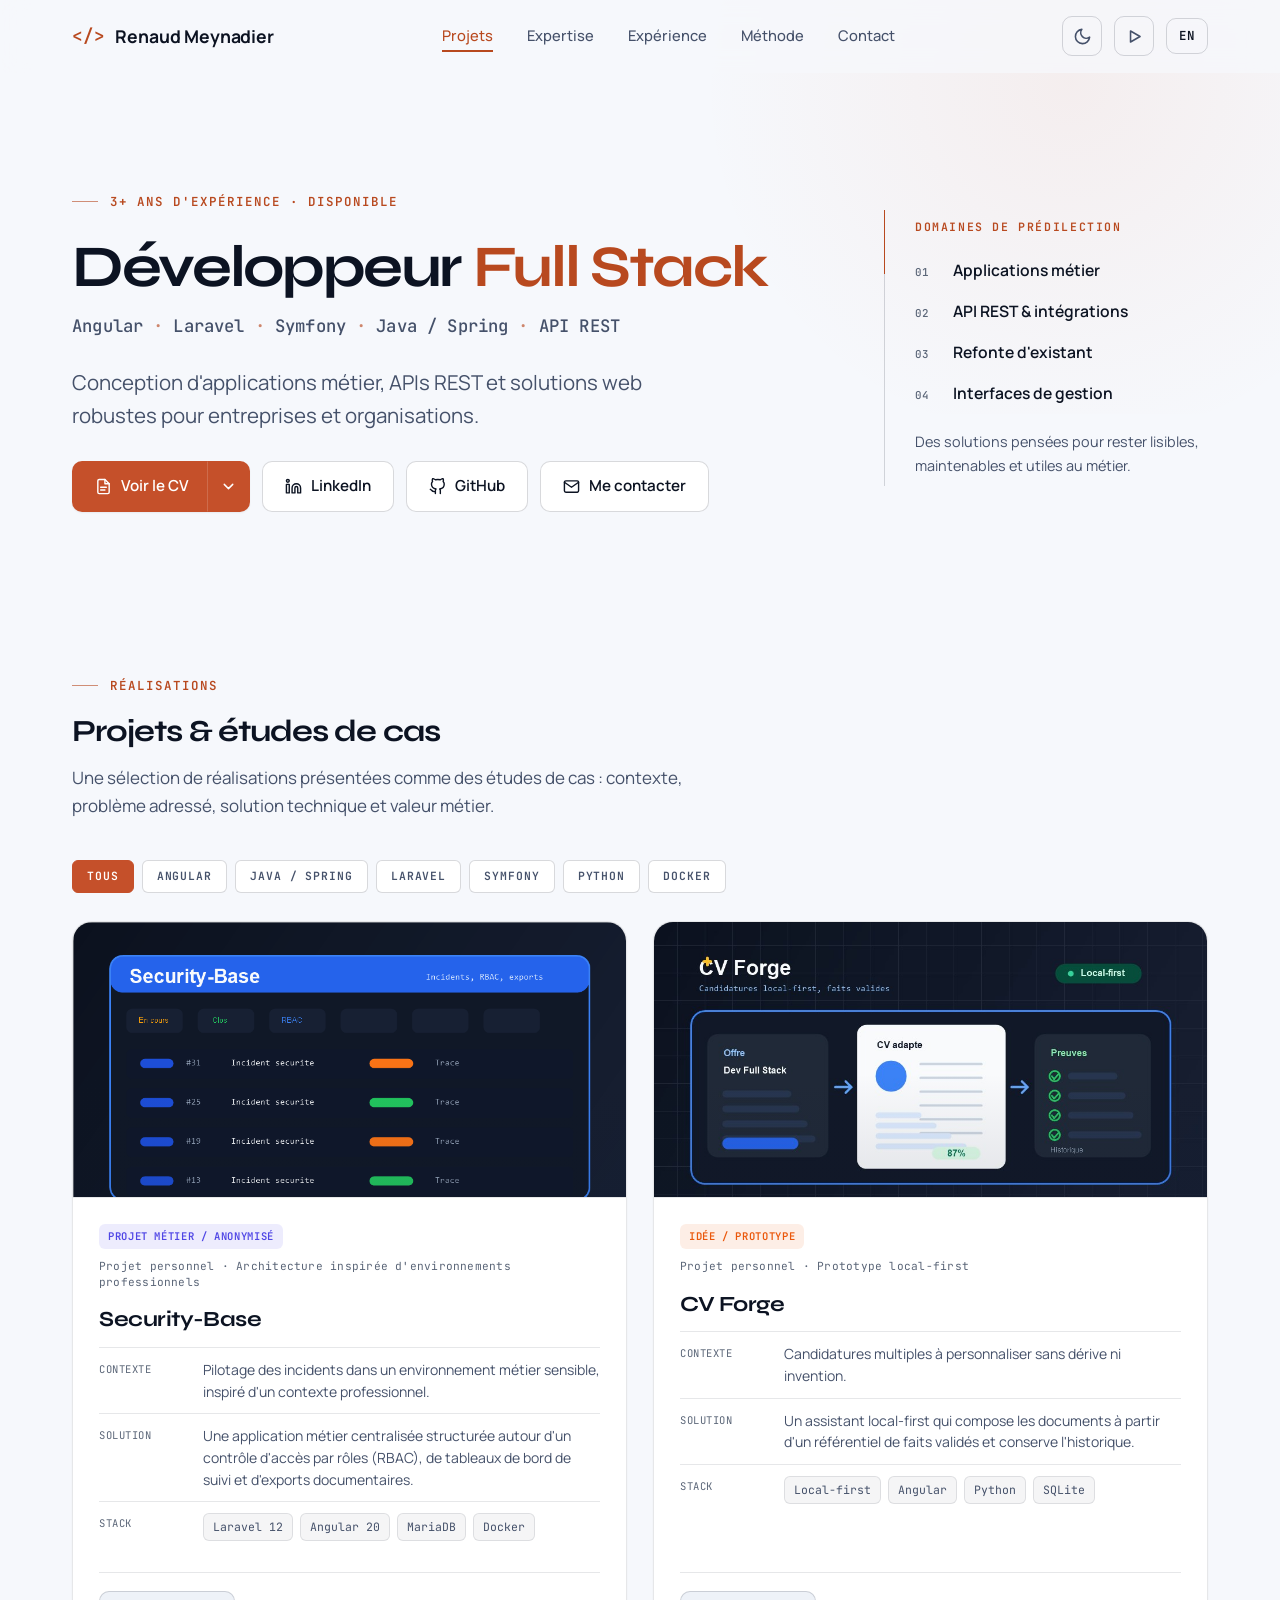
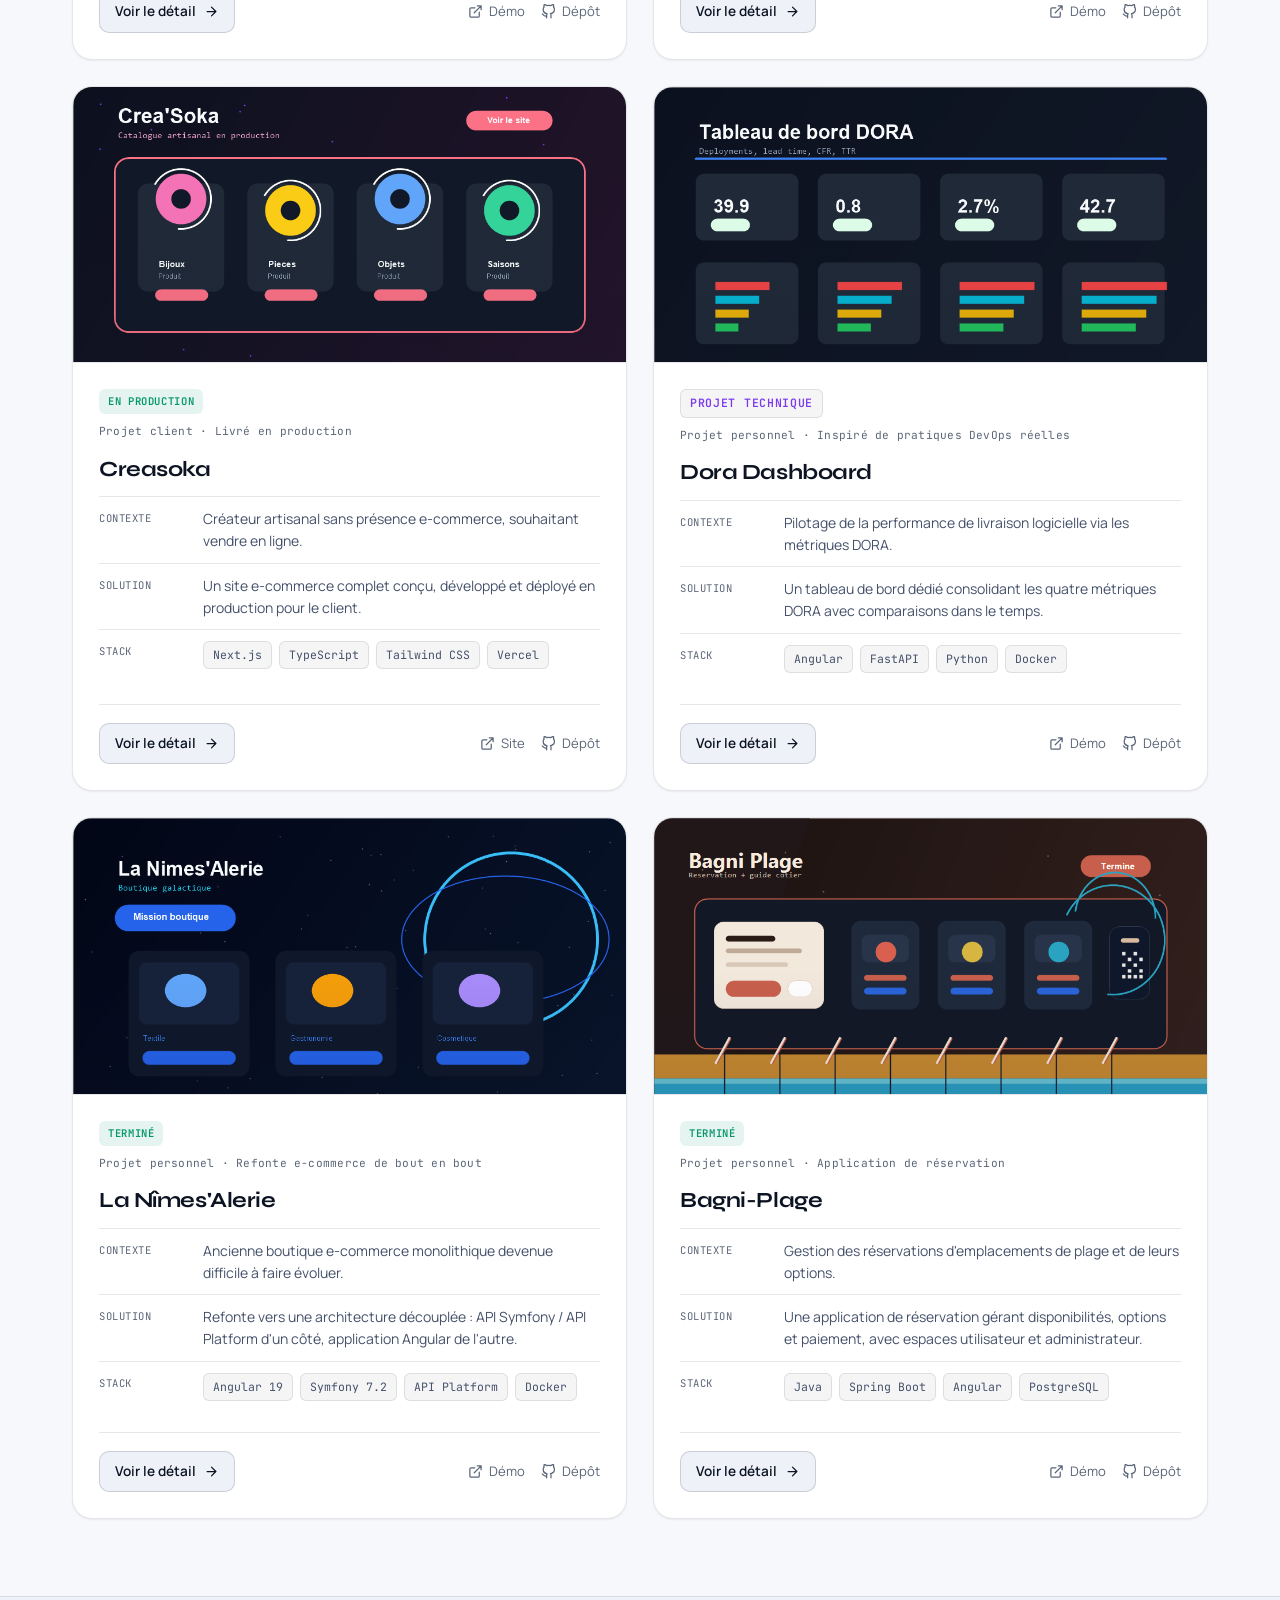
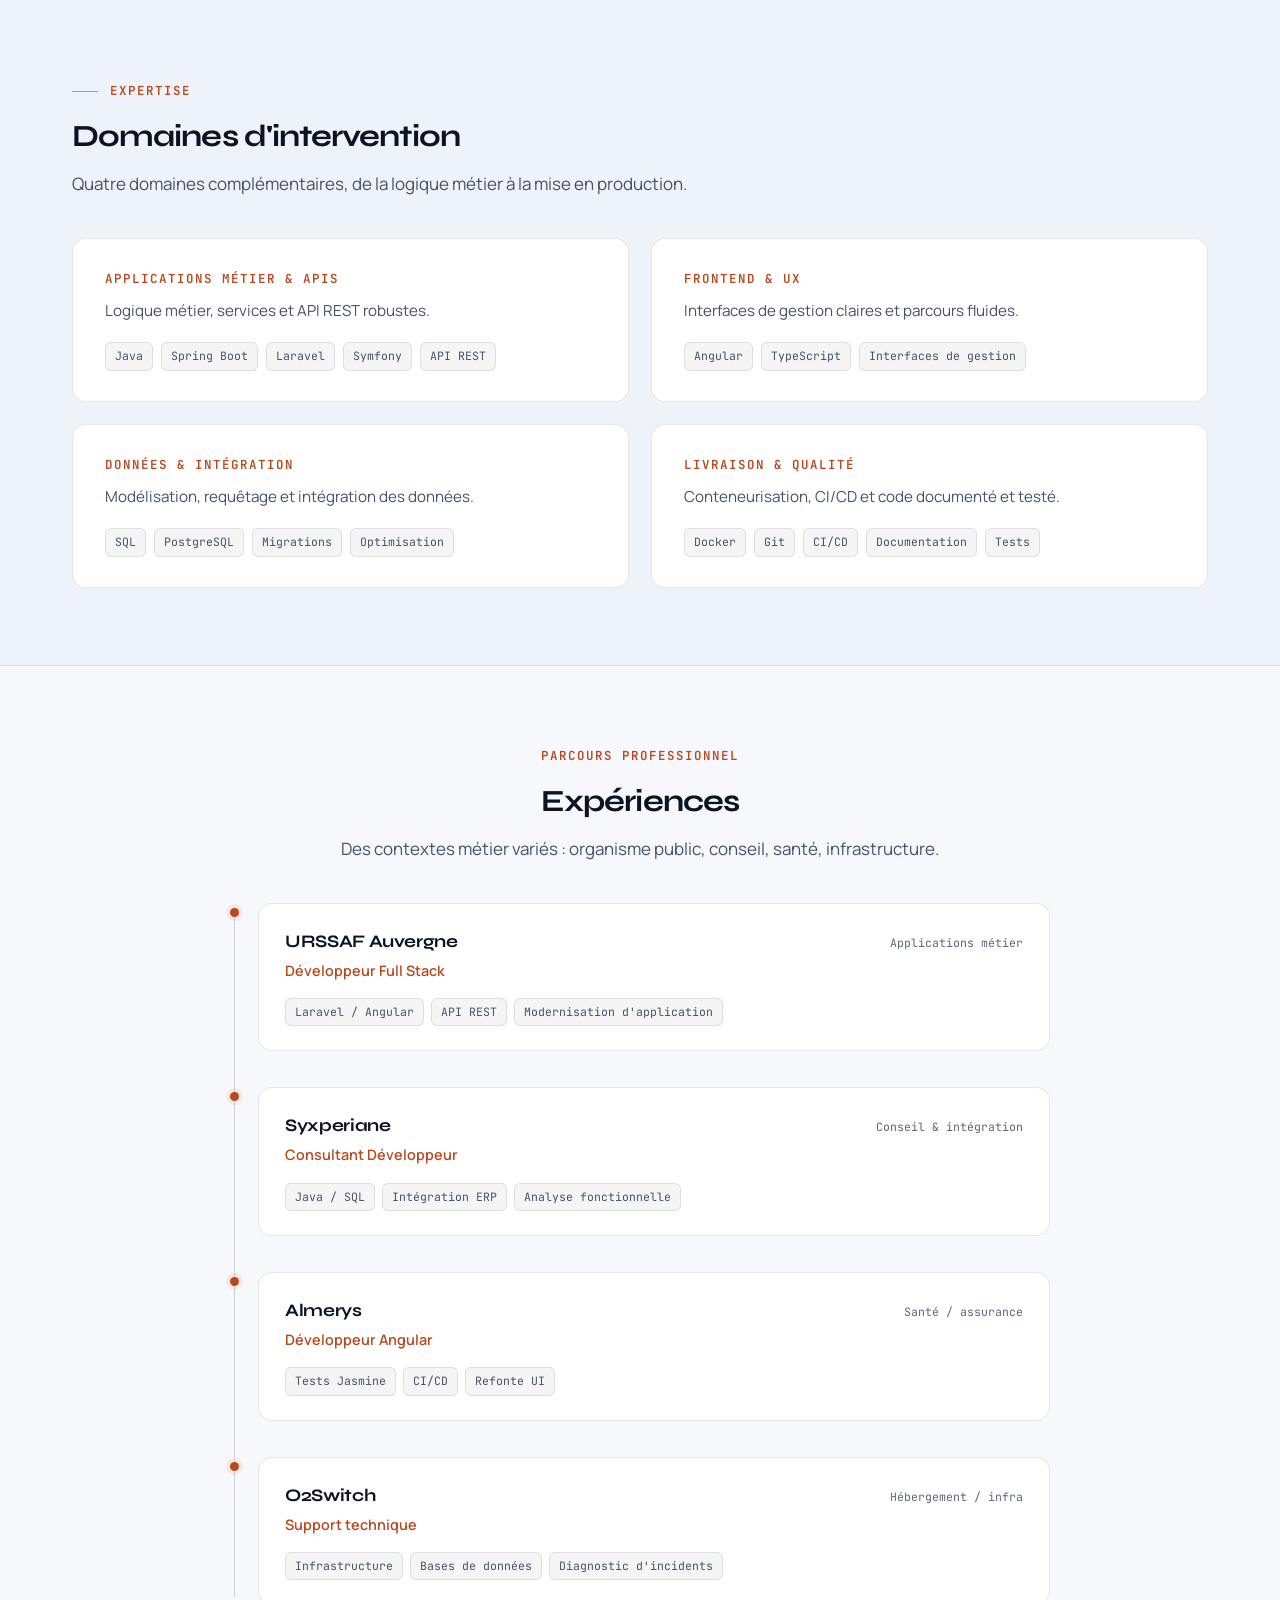
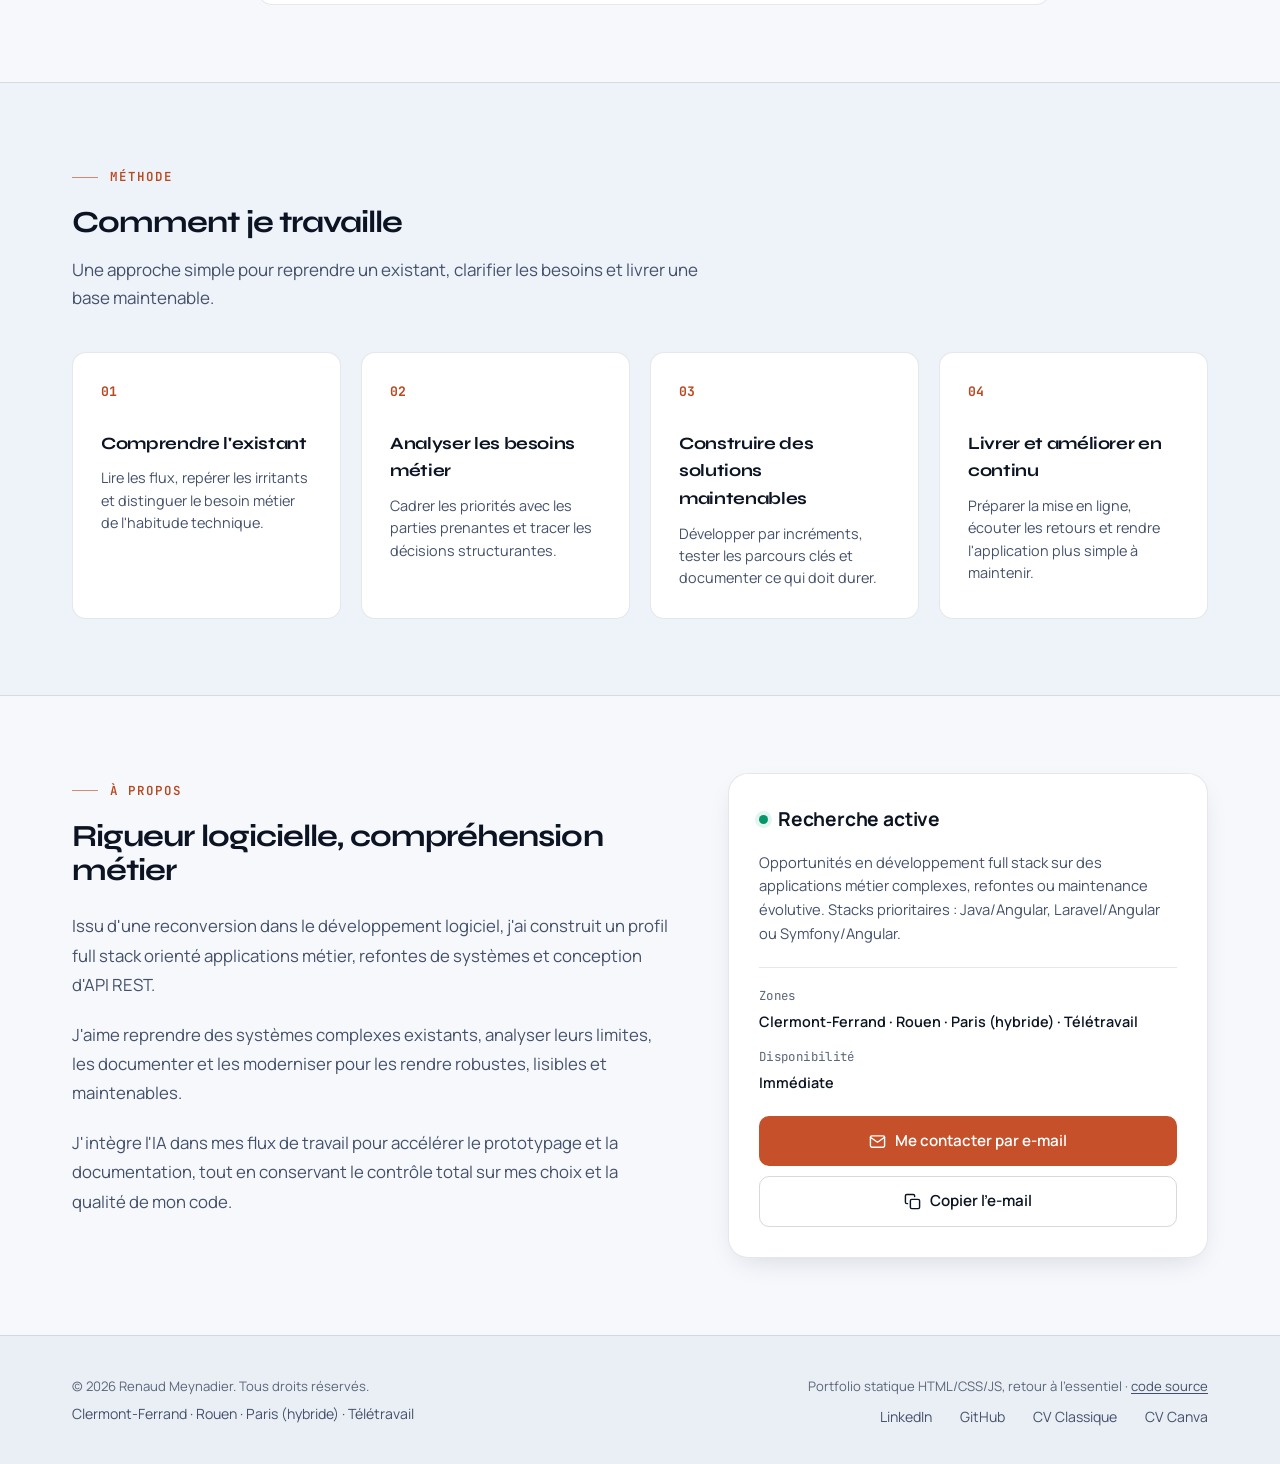
<file: index.html>
<!DOCTYPE html>
<html lang="fr">

<head>
  <meta charset="UTF-8">
  <meta name="viewport" content="width=device-width, initial-scale=1.0">
  <title>Renaud Meynadier | Développeur Full Stack</title>
  <meta name="description"
    content="Développeur Full Stack. Conception d'applications métier, APIs REST et solutions web robustes pour entreprises et organisations.">
  <meta name="author" content="Renaud Meynadier">

  <!-- Open Graph -->
  <meta property="og:type" content="website">
  <meta property="og:url" content="https://www.renaudmeynadier.com/">
  <meta property="og:title" content="Renaud Meynadier | Développeur Full Stack">
  <meta property="og:description"
    content="Conception d'applications métier, APIs REST et solutions web robustes pour entreprises et organisations.">
  <meta property="og:image" content="https://www.renaudmeynadier.com/assets/images/og-preview.png">

  <link rel="canonical" href="https://www.renaudmeynadier.com/">
  <link rel="alternate" hreflang="fr" href="https://www.renaudmeynadier.com/">
  <link rel="alternate" hreflang="en" href="https://www.renaudmeynadier.com/en/">
  <link rel="alternate" hreflang="x-default" href="https://www.renaudmeynadier.com/">

  <meta name="theme-color" id="meta-theme-color" content="#090e1a">
  <script>
    (function () {
      var s, light;
      try { s = localStorage.getItem("rm-theme"); } catch (e) { }
      light = s === "light" || (!s && matchMedia("(prefers-color-scheme: light)").matches);
      if (light) document.documentElement.classList.add("light-theme");
      var m = document.getElementById("meta-theme-color");
      if (m) m.content = light ? "#f6f8fc" : "#090e1a";
    })();
  </script>
  <link rel="icon" type="image/png" href="/assets/images/favicon.png">
  <link rel="apple-touch-icon" href="/assets/images/favicon.png">
  <link rel="preconnect" href="https://fonts.googleapis.com">
  <link rel="preconnect" href="https://fonts.gstatic.com" crossorigin>
  <link rel="preload" as="style"
    href="https://fonts.googleapis.com/css2?family=Manrope:wght@400;500;600;700;800&family=Syne:wght@600;700;800&family=JetBrains+Mono:wght@400;500;600&display=swap">
  <link rel="stylesheet" media="print" onload="this.media='all'"
    href="https://fonts.googleapis.com/css2?family=Manrope:wght@400;500;600;700;800&family=Syne:wght@600;700;800&family=JetBrains+Mono:wght@400;500;600&display=swap">
  <noscript>
    <link rel="stylesheet"
      href="https://fonts.googleapis.com/css2?family=Manrope:wght@400;500;600;700;800&family=Syne:wght@600;700;800&family=JetBrains+Mono:wght@400;500;600&display=swap">
  </noscript>
  <link rel="stylesheet" href="/style.css">
  <script type="application/ld+json">
  {
    "@context": "https://schema.org",
    "@graph": [
      {
        "@type": "Person",
        "@id": "https://www.renaudmeynadier.com/#person",
        "name": "Renaud Meynadier",
        "jobTitle": "Développeur Full Stack",
        "url": "https://www.renaudmeynadier.com/",
        "sameAs": [
          "https://www.linkedin.com/in/renaud-m-063",
          "https://github.com/Ninewashburn"
        ],
        "knowsAbout": ["Java", "Spring Boot", "Angular", "Laravel", "Symfony", "API REST", "PostgreSQL", "Docker"],
        "address": {
          "@type": "PostalAddress",
          "addressLocality": "Clermont-Ferrand",
          "addressCountry": "FR"
        }
      },
      {
        "@type": "WebSite",
        "@id": "https://www.renaudmeynadier.com/#website",
        "url": "https://www.renaudmeynadier.com/",
        "name": "Renaud Meynadier | Développeur Full Stack",
        "author": { "@id": "https://www.renaudmeynadier.com/#person" },
        "inLanguage": "fr-FR"
      }
    ]
  }
  </script>
</head>

<body>

  <a class="skip-link" href="#main-content">Passer au contenu</a>

  <!-- ===================== HEADER ===================== -->
  <header class="header" id="header">
    <div class="header-inner">
      <a class="logo" href="#top" aria-label="Renaud Meynadier, accueil">
        <span class="br">&lt;/&gt;</span>
        <span>Renaud Meynadier</span>
      </a>
      <nav class="nav" id="nav">
        <a href="#projets" data-spy="projets">Projets</a>
        <a href="#expertise" data-spy="expertise">Expertise</a>
        <a href="#experience" data-spy="experience">Expérience</a>
        <a href="#methode" data-spy="methode">Méthode</a>
        <a href="#contact" data-spy="contact">Contact</a>
      </nav>
      <div class="header-actions">
        <button class="nav-toggle" id="nav-toggle" aria-label="Ouvrir le menu" aria-expanded="false">
          <span></span><span></span><span></span>
        </button>
        <button class="icon-btn" id="theme-toggle" aria-label="Changer de thème"></button>
        <button class="icon-btn" id="audio-toggle" aria-label="Écouter la présentation audio" aria-pressed="false"></button>
        <a class="lang-switch btn btn-outline btn-sm" href="/en/" hreflang="en" lang="en">EN</a>
      </div>
    </div>
  </header>

  <main id="main-content">
    <!-- ===================== HERO ===================== -->
    <section class="hero" id="top">
      <div class="container">
        <div class="hero-inner">
          <div class="hero-main reveal">
            <span class="eyebrow">3+ ans d'expérience · Disponible</span>
            <h1>Développeur <span class="accent">Full&nbsp;Stack</span></h1>
            <div class="hero-stack">
              <span>Angular</span><span class="sep">·</span>
              <span>Laravel</span><span class="sep">·</span>
              <span>Symfony</span><span class="sep">·</span>
              <span>Java / Spring</span><span class="sep">·</span>
              <span>API REST</span>
            </div>
            <p class="hero-sub">Conception d'applications métier, APIs REST et solutions web robustes pour entreprises
              et organisations.</p>
            <div class="hero-actions">
              <div class="cv-action" id="cv-action">
                <a class="btn btn-primary" href="/assets/cv/renaud-meynadier-cv-classique.pdf" target="_blank"
                  rel="noopener" id="cv-view"></a>
                <button class="btn btn-primary cv-toggle" id="cv-toggle" aria-label="Options du CV"
                  aria-expanded="false"></button>
                <div class="cv-menu" role="menu" id="cv-menu"></div>
              </div>
              <a class="btn btn-secondary" href="https://www.linkedin.com/in/renaud-m-063" target="_blank"
                rel="noopener" data-icon="linkedin">LinkedIn</a>
              <a class="btn btn-secondary" href="https://github.com/Ninewashburn" target="_blank" rel="noopener"
                data-icon="github">GitHub</a>
              <a class="btn btn-secondary" href="#contact" data-icon="mail">Me contacter</a>
            </div>
          </div>
          <aside class="hero-focus reveal" aria-label="Domaines de prédilection">
            <span class="hero-focus-label">Domaines de prédilection</span>
            <ul>
              <li><span>01</span>Applications métier</li>
              <li><span>02</span>API REST &amp; intégrations</li>
              <li><span>03</span>Refonte d'existant</li>
              <li><span>04</span>Interfaces de gestion</li>
            </ul>
            <p>Des solutions pensées pour rester lisibles, maintenables et utiles au métier.</p>
          </aside>
        </div>
      </div>
    </section>

    <!-- ===================== PROJETS ===================== -->
    <section class="section" id="projets">
      <div class="container">
        <div class="section-head">
          <span class="eyebrow">Réalisations</span>
          <h2>Projets &amp; études de cas</h2>
          <p>Une sélection de réalisations présentées comme des études de cas : contexte, problème adressé, solution
            technique et valeur métier.</p>
        </div>
        <div class="projects-grid" id="projects-grid"></div>
      </div>
    </section>

    <!-- ===================== EXPERTISE ===================== -->
    <section class="section section--band" id="expertise">
      <div class="container">
        <div class="section-head">
          <span class="eyebrow">Expertise</span>
          <h2>Domaines d'intervention</h2>
          <p>Quatre domaines complémentaires, de la logique métier à la mise en production.</p>
        </div>
        <div class="expertise-grid" id="expertise-grid"></div>
      </div>
    </section>

    <!-- ===================== EXPÉRIENCE ===================== -->
    <section class="section" id="experience">
      <div class="container">
        <div class="section-head center">
          <span class="eyebrow center">Parcours professionnel</span>
          <h2>Expériences</h2>
          <p>Des contextes métier variés : organisme public, conseil, santé, infrastructure.</p>
        </div>
        <div class="timeline" id="timeline"></div>
      </div>
    </section>

    <!-- ===================== MÉTHODE ===================== -->
    <section class="section section--band" id="methode">
      <div class="container">
        <div class="section-head">
          <span class="eyebrow">Méthode</span>
          <h2>Comment je travaille</h2>
          <p>Une approche simple pour reprendre un existant, clarifier les besoins et livrer une base maintenable.</p>
        </div>
        <div class="method-grid" id="method-grid"></div>
      </div>
    </section>

    <!-- ===================== À PROPOS / CONTACT ===================== -->
    <section class="section" id="contact">
      <div class="container">
        <div class="about-grid">
          <div class="about-text reveal">
            <span class="eyebrow">À propos</span>
            <h2 class="about-title">Rigueur logicielle, compréhension métier</h2>
            <p>Issu d'une reconversion dans le développement logiciel, j'ai construit un profil full stack orienté
              applications métier, refontes de systèmes et conception d'API REST.</p>
            <p>J'aime reprendre des systèmes complexes existants, analyser leurs limites, les documenter et les
              moderniser pour les rendre robustes, lisibles et maintenables.</p>
            <p>J'intègre l'IA dans mes flux de travail pour accélérer le prototypage et la documentation, tout en
              conservant le contrôle total sur mes choix et la qualité de mon code.</p>
          </div>
          <div class="avail reveal">
            <div class="avail-title">Recherche active</div>
            <p>Opportunités en développement full stack sur des applications métier complexes, refontes ou maintenance
              évolutive. Stacks prioritaires : Java/Angular, Laravel/Angular ou Symfony/Angular.</p>
            <div class="avail-meta">
              <div class="avail-item"><span class="k">Zones</span><span class="v">Clermont-Ferrand · Rouen · Paris
                  (hybride) · Télétravail</span></div>
              <div class="avail-item"><span class="k">Disponibilité</span><span class="v">Immédiate</span></div>
            </div>
            <div class="avail-actions">
              <a class="btn btn-primary btn-block" id="email-link" href="#contact" data-icon="mail">Me
                contacter par e-mail</a>
              <button class="btn btn-outline btn-block" id="copy-email" data-icon="copy">Copier l'e-mail</button>
            </div>
          </div>
        </div>

      </div>
    </section>
  </main>

  <!-- ===================== FOOTER ===================== -->
  <footer class="footer">
    <div class="container">
      <div class="footer-row">
        <div class="footer-left">
          <p class="footer-copy">© 2026 Renaud Meynadier. Tous droits réservés.</p>
          <p class="footer-loc">Clermont-Ferrand · Rouen · Paris (hybride) · Télétravail</p>
        </div>
        <div class="footer-right">
          <p class="footer-meta">Portfolio statique HTML/CSS/JS, retour à l'essentiel · <a href="https://github.com/Ninewashburn/Ninewashburn.github.io" target="_blank" rel="noopener">code source</a></p>
          <nav class="footer-nav">
            <a href="https://www.linkedin.com/in/renaud-m-063" target="_blank" rel="noopener">LinkedIn</a>
            <a href="https://github.com/Ninewashburn" target="_blank" rel="noopener">GitHub</a>
            <a href="/assets/cv/renaud-meynadier-cv-classique.pdf" target="_blank" rel="noopener">CV Classique</a>
            <a href="/assets/cv/renaud-meynadier-cv-canva.pdf" target="_blank" rel="noopener">CV Canva</a>
          </nav>
        </div>
      </div>
    </div>
  </footer>

  <button class="back-to-top" id="back-to-top" aria-label="Retour en haut" tabindex="-1"></button>

  <!-- Modal étude de cas (rempli par JS) -->
  <div class="modal-overlay" id="modal-overlay" aria-hidden="true"></div>

  <script type="module" src="/script.js"></script>
</body>

</html>
</file>
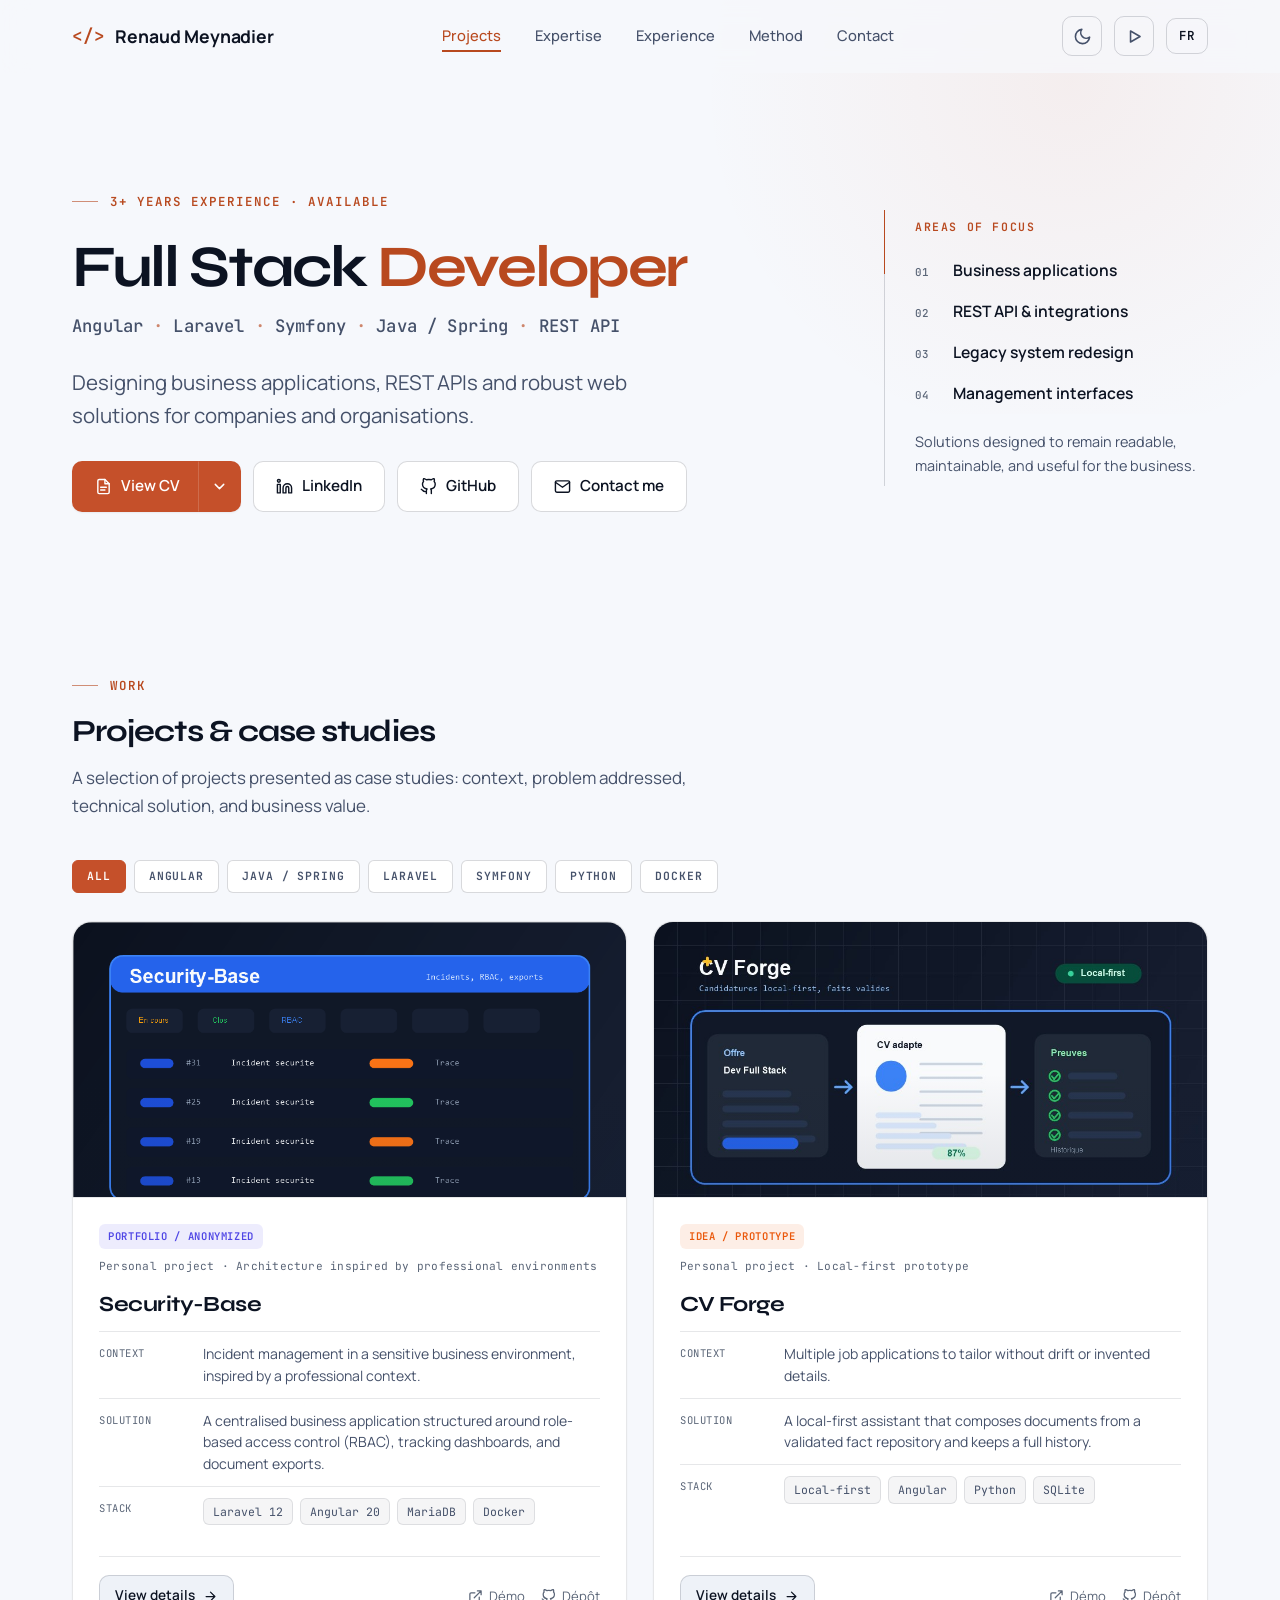
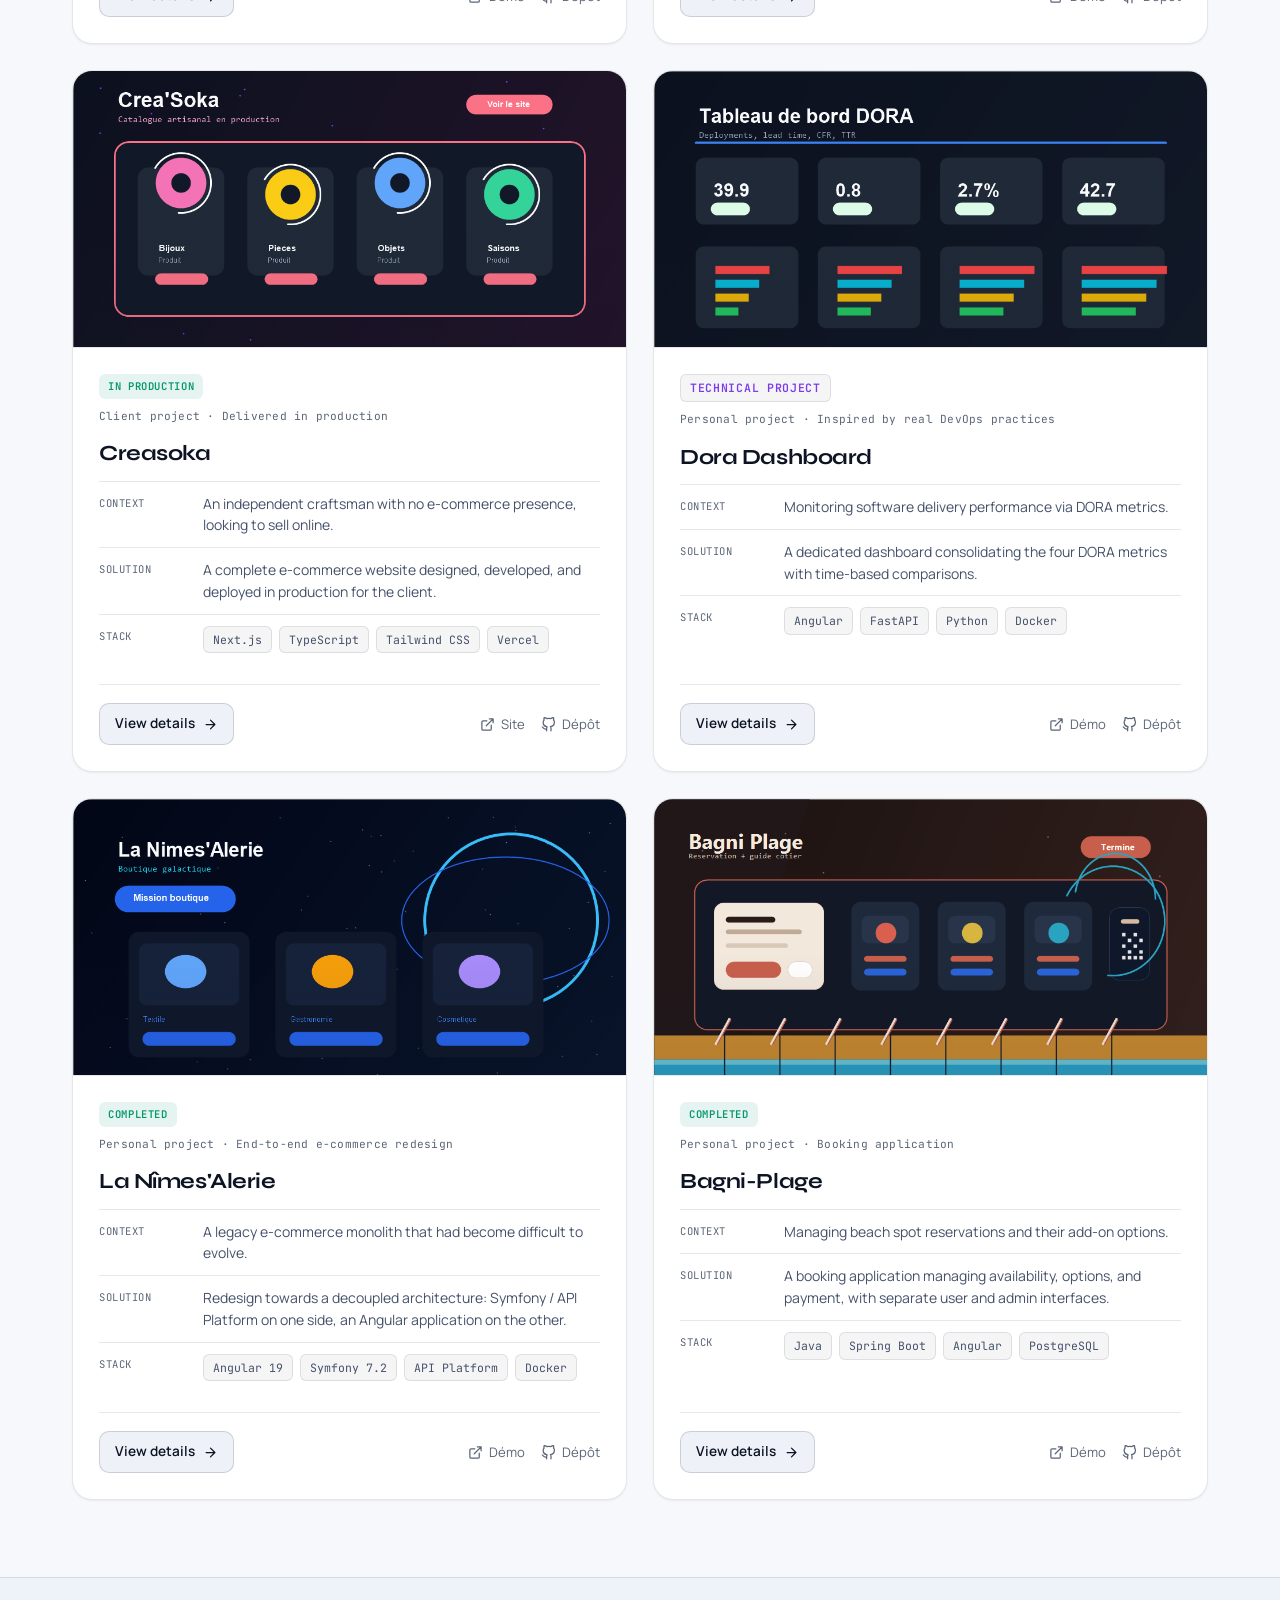
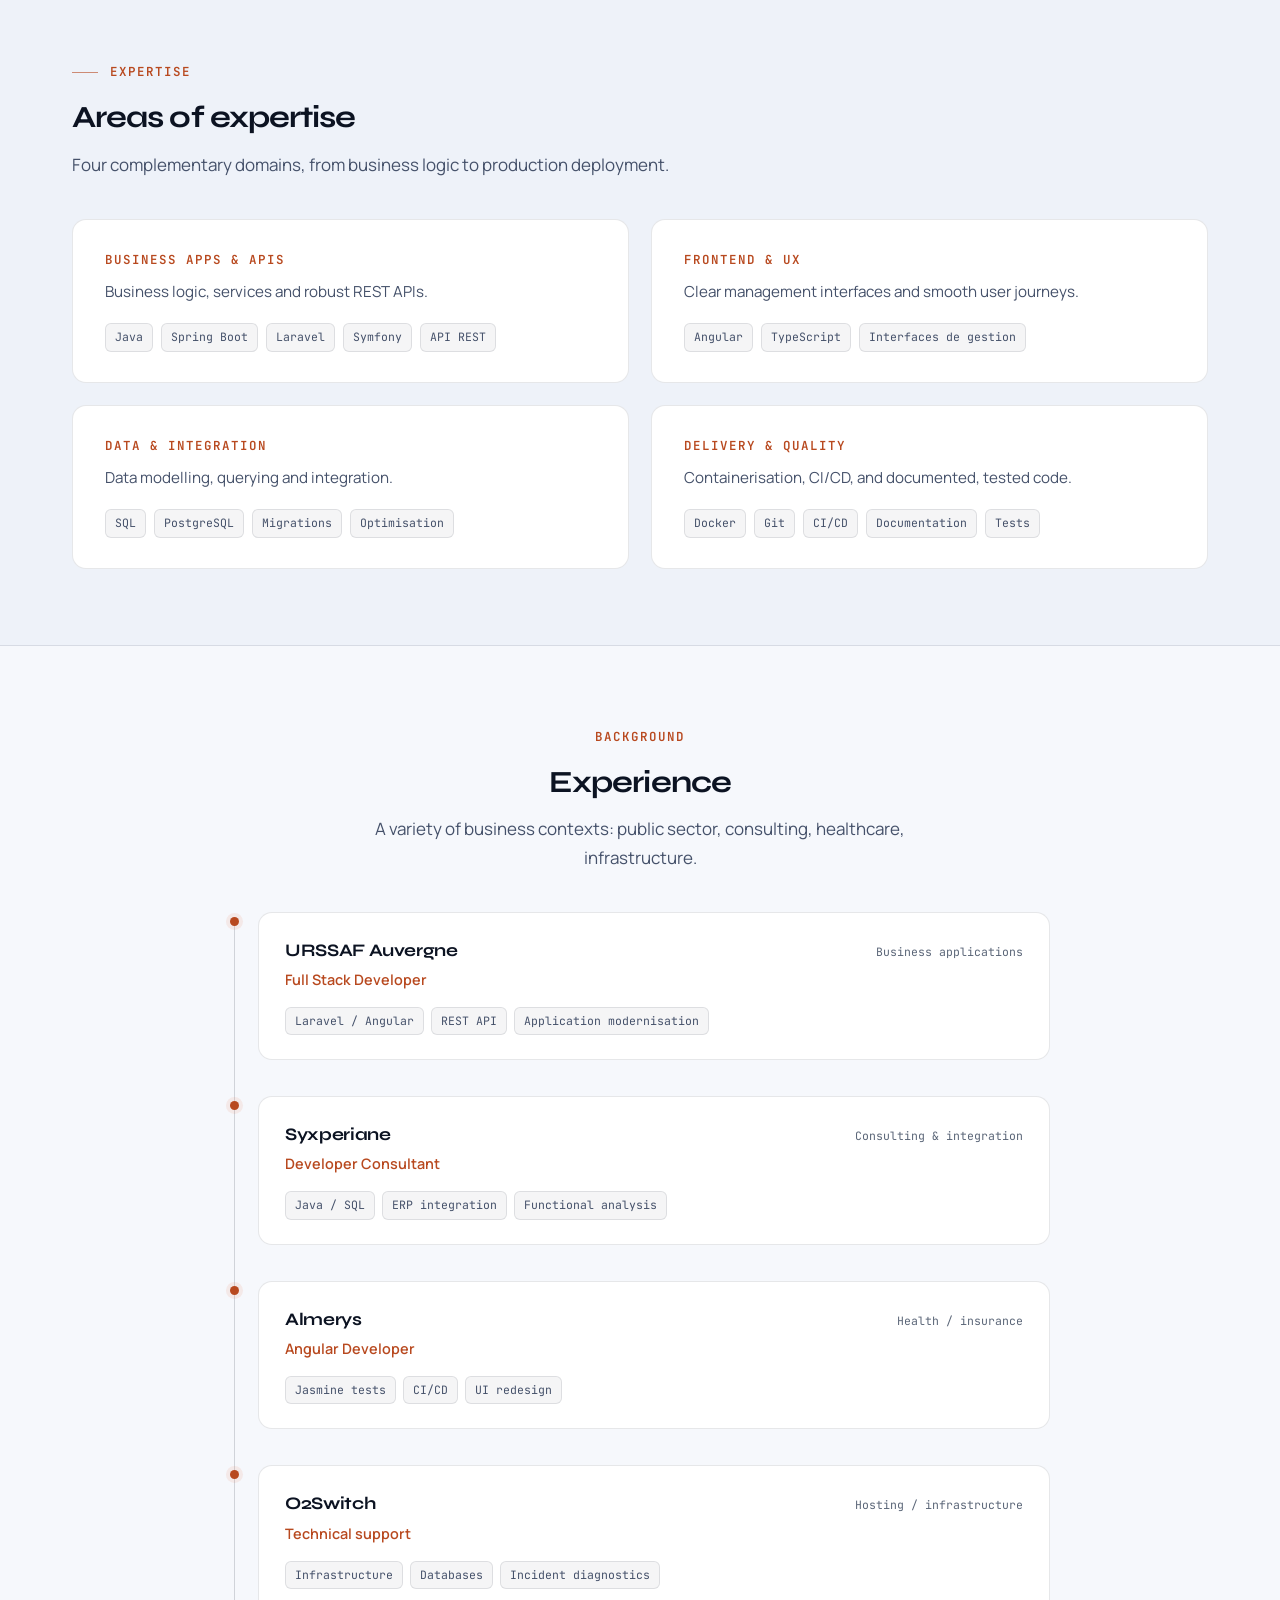
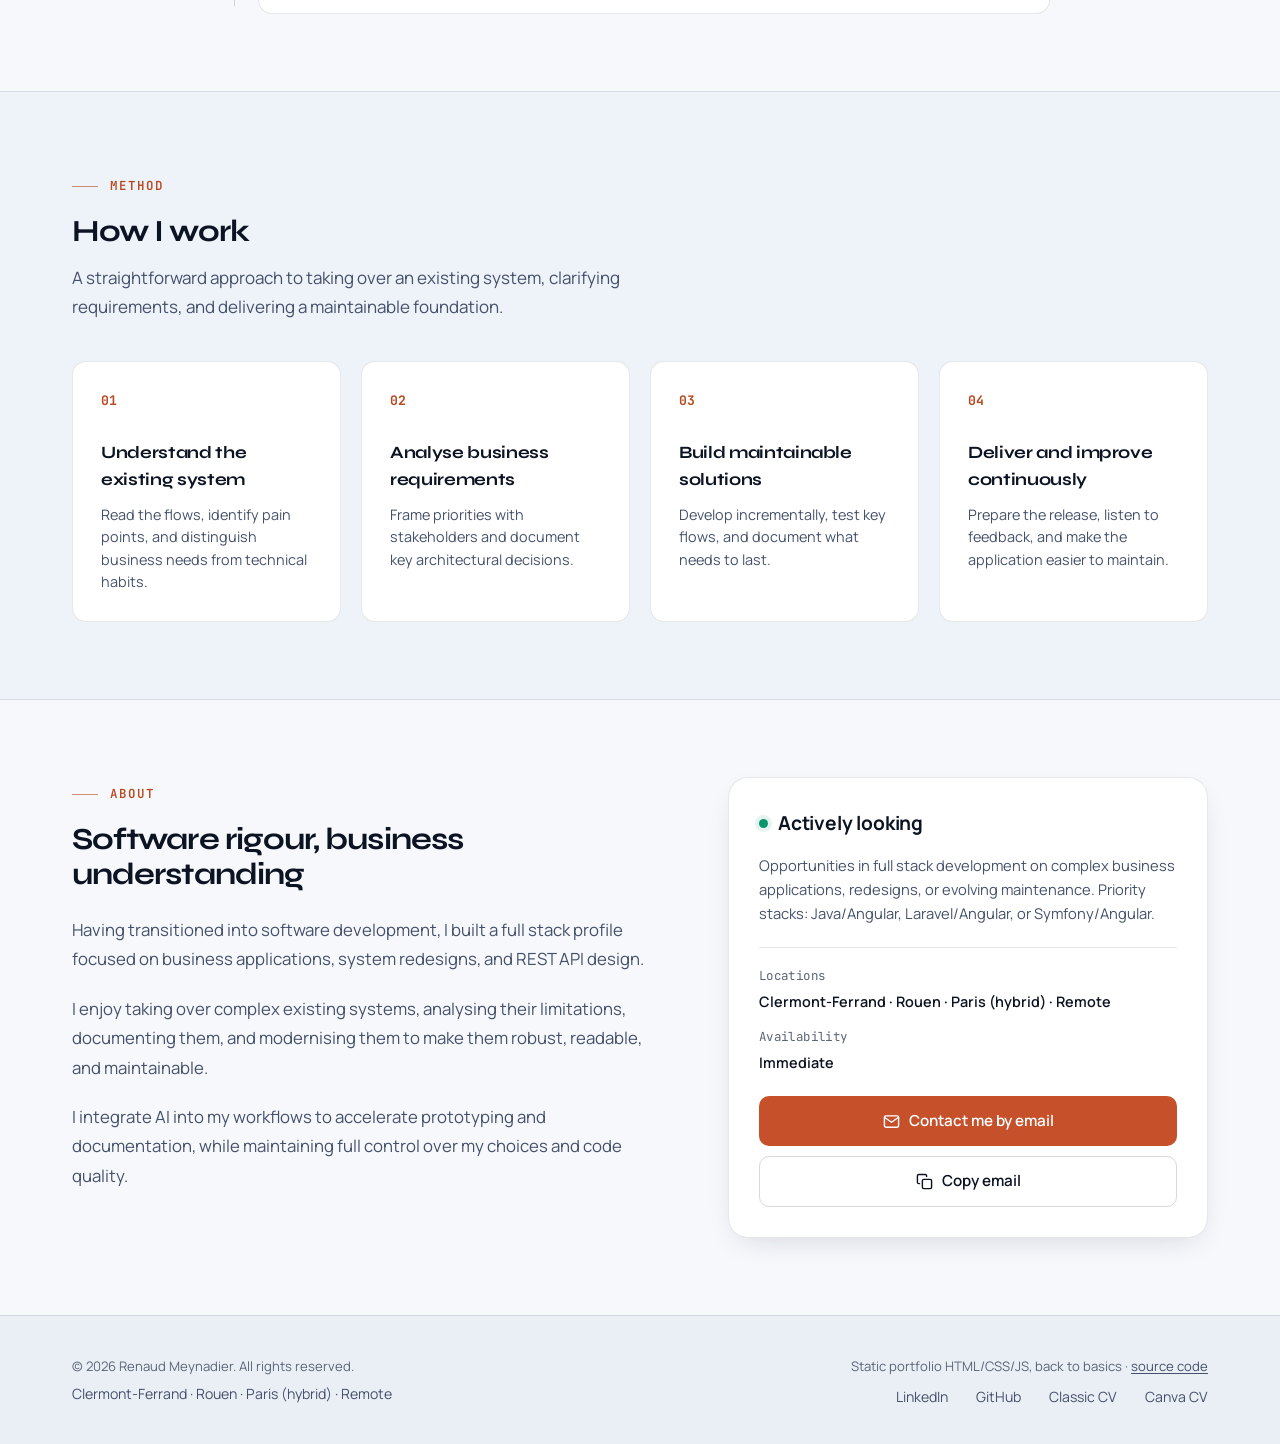
<file: en/index.html>
<!DOCTYPE html>
<html lang="en">

<head>
  <meta charset="UTF-8">
  <meta name="viewport" content="width=device-width, initial-scale=1.0">
  <title>Renaud Meynadier | Full Stack Developer</title>
  <meta name="description"
    content="Full Stack Developer. Designing business applications, REST APIs and robust web solutions for companies and organisations.">
  <meta name="author" content="Renaud Meynadier">

  <!-- Open Graph -->
  <meta property="og:type" content="website">
  <meta property="og:url" content="https://www.renaudmeynadier.com/en/">
  <meta property="og:title" content="Renaud Meynadier | Full Stack Developer">
  <meta property="og:description"
    content="Designing business applications, REST APIs and robust web solutions for companies and organisations.">
  <meta property="og:image" content="https://www.renaudmeynadier.com/assets/images/og-preview.png">

  <link rel="canonical" href="https://www.renaudmeynadier.com/en/">
  <link rel="alternate" hreflang="fr" href="https://www.renaudmeynadier.com/">
  <link rel="alternate" hreflang="en" href="https://www.renaudmeynadier.com/en/">
  <link rel="alternate" hreflang="x-default" href="https://www.renaudmeynadier.com/">

  <meta name="theme-color" id="meta-theme-color" content="#090e1a">
  <script>
    (function () {
      var s, light;
      try { s = localStorage.getItem("rm-theme"); } catch (e) {}
      light = s === "light" || (!s && matchMedia("(prefers-color-scheme: light)").matches);
      if (light) document.documentElement.classList.add("light-theme");
      var m = document.getElementById("meta-theme-color");
      if (m) m.content = light ? "#f6f8fc" : "#090e1a";
    })();
  </script>

  <link rel="icon" type="image/png" href="/assets/images/favicon.png">
  <link rel="apple-touch-icon" href="/assets/images/favicon.png">
  <link rel="preconnect" href="https://fonts.googleapis.com">
  <link rel="preconnect" href="https://fonts.gstatic.com" crossorigin>
  <link rel="preload" as="style"
    href="https://fonts.googleapis.com/css2?family=Manrope:wght@400;500;600;700;800&family=Syne:wght@600;700;800&family=JetBrains+Mono:wght@400;500;600&display=swap">
  <link rel="stylesheet" media="print" onload="this.media='all'"
    href="https://fonts.googleapis.com/css2?family=Manrope:wght@400;500;600;700;800&family=Syne:wght@600;700;800&family=JetBrains+Mono:wght@400;500;600&display=swap">
  <noscript>
    <link rel="stylesheet"
      href="https://fonts.googleapis.com/css2?family=Manrope:wght@400;500;600;700;800&family=Syne:wght@600;700;800&family=JetBrains+Mono:wght@400;500;600&display=swap">
  </noscript>
  <link rel="stylesheet" href="/style.css">

  <script type="application/ld+json">
  {
    "@context": "https://schema.org",
    "@graph": [
      {
        "@type": "Person",
        "@id": "https://www.renaudmeynadier.com/#person",
        "name": "Renaud Meynadier",
        "jobTitle": "Full Stack Developer",
        "url": "https://www.renaudmeynadier.com/",
        "sameAs": [
          "https://www.linkedin.com/in/renaud-m-063",
          "https://github.com/Ninewashburn"
        ],
        "knowsAbout": ["Java", "Spring Boot", "Angular", "Laravel", "Symfony", "REST API", "PostgreSQL", "Docker"],
        "address": {
          "@type": "PostalAddress",
          "addressLocality": "Clermont-Ferrand",
          "addressCountry": "FR"
        }
      },
      {
        "@type": "WebSite",
        "@id": "https://www.renaudmeynadier.com/#website",
        "url": "https://www.renaudmeynadier.com/",
        "name": "Renaud Meynadier | Full Stack Developer",
        "author": { "@id": "https://www.renaudmeynadier.com/#person" },
        "inLanguage": "en"
      }
    ]
  }
  </script>
</head>

<body>

  <a class="skip-link" href="#main-content">Skip to content</a>

  <!-- ===================== HEADER ===================== -->
  <header class="header" id="header">
    <div class="header-inner">
      <a class="logo" href="#top" aria-label="Renaud Meynadier, home">
        <span class="br">&lt;/&gt;</span>
        <span>Renaud Meynadier</span>
      </a>
      <nav class="nav" id="nav">
        <a href="#projets" data-spy="projets">Projects</a>
        <a href="#expertise" data-spy="expertise">Expertise</a>
        <a href="#experience" data-spy="experience">Experience</a>
        <a href="#methode" data-spy="methode">Method</a>
        <a href="#contact" data-spy="contact">Contact</a>
      </nav>
      <div class="header-actions">
        <button class="nav-toggle" id="nav-toggle" aria-label="Open menu" aria-expanded="false">
          <span></span><span></span><span></span>
        </button>
        <button class="icon-btn" id="theme-toggle" aria-label="Toggle theme"></button>
        <button class="icon-btn" id="audio-toggle" aria-label="Listen to the audio introduction" aria-pressed="false"></button>
        <a class="lang-switch btn btn-outline btn-sm" href="/" hreflang="fr" lang="fr">FR</a>
      </div>
    </div>
  </header>

  <main id="main-content">
    <!-- ===================== HERO ===================== -->
    <section class="hero" id="top">
      <div class="container">
        <div class="hero-inner">
          <div class="hero-main reveal">
            <span class="eyebrow">3+ years experience · Available</span>
            <h1>Full Stack <span class="accent">Developer</span></h1>
            <div class="hero-stack">
              <span>Angular</span><span class="sep">·</span>
              <span>Laravel</span><span class="sep">·</span>
              <span>Symfony</span><span class="sep">·</span>
              <span>Java / Spring</span><span class="sep">·</span>
              <span>REST API</span>
            </div>
            <p class="hero-sub">Designing business applications, REST APIs and robust web solutions for companies and organisations.</p>
            <div class="hero-actions">
              <div class="cv-action" id="cv-action">
                <a class="btn btn-primary" href="/assets/cv/renaud-meynadier-cv-classique.pdf" target="_blank"
                  rel="noopener" id="cv-view"></a>
                <button class="btn btn-primary cv-toggle" id="cv-toggle" aria-label="CV options"
                  aria-expanded="false"></button>
                <div class="cv-menu" role="menu" id="cv-menu"></div>
              </div>
              <a class="btn btn-secondary" href="https://www.linkedin.com/in/renaud-m-063" target="_blank"
                rel="noopener" data-icon="linkedin">LinkedIn</a>
              <a class="btn btn-secondary" href="https://github.com/Ninewashburn" target="_blank" rel="noopener"
                data-icon="github">GitHub</a>
              <a class="btn btn-secondary" href="#contact" data-icon="mail">Contact me</a>
            </div>
          </div>
          <aside class="hero-focus reveal" aria-label="Areas of focus">
            <span class="hero-focus-label">Areas of focus</span>
            <ul>
              <li><span>01</span>Business applications</li>
              <li><span>02</span>REST API &amp; integrations</li>
              <li><span>03</span>Legacy system redesign</li>
              <li><span>04</span>Management interfaces</li>
            </ul>
            <p>Solutions designed to remain readable, maintainable, and useful for the business.</p>
          </aside>
        </div>
      </div>
    </section>

    <!-- ===================== PROJECTS ===================== -->
    <section class="section" id="projets">
      <div class="container">
        <div class="section-head">
          <span class="eyebrow">Work</span>
          <h2>Projects &amp; case studies</h2>
          <p>A selection of projects presented as case studies: context, problem addressed, technical solution, and business value.</p>
        </div>
        <div class="projects-grid" id="projects-grid"></div>
      </div>
    </section>

    <!-- ===================== EXPERTISE ===================== -->
    <section class="section section--band" id="expertise">
      <div class="container">
        <div class="section-head">
          <span class="eyebrow">Expertise</span>
          <h2>Areas of expertise</h2>
          <p>Four complementary domains, from business logic to production deployment.</p>
        </div>
        <div class="expertise-grid" id="expertise-grid"></div>
      </div>
    </section>

    <!-- ===================== EXPERIENCE ===================== -->
    <section class="section" id="experience">
      <div class="container">
        <div class="section-head center">
          <span class="eyebrow center">Background</span>
          <h2>Experience</h2>
          <p>A variety of business contexts: public sector, consulting, healthcare, infrastructure.</p>
        </div>
        <div class="timeline" id="timeline"></div>
      </div>
    </section>

    <!-- ===================== METHOD ===================== -->
    <section class="section section--band" id="methode">
      <div class="container">
        <div class="section-head">
          <span class="eyebrow">Method</span>
          <h2>How I work</h2>
          <p>A straightforward approach to taking over an existing system, clarifying requirements, and delivering a maintainable foundation.</p>
        </div>
        <div class="method-grid" id="method-grid"></div>
      </div>
    </section>

    <!-- ===================== ABOUT / CONTACT ===================== -->
    <section class="section" id="contact">
      <div class="container">
        <div class="about-grid">
          <div class="about-text reveal">
            <span class="eyebrow">About</span>
            <h2 class="about-title">Software rigour, business understanding</h2>
            <p>Having transitioned into software development, I built a full stack profile focused on business applications, system redesigns, and REST API design.</p>
            <p>I enjoy taking over complex existing systems, analysing their limitations, documenting them, and modernising them to make them robust, readable, and maintainable.</p>
            <p>I integrate AI into my workflows to accelerate prototyping and documentation, while maintaining full control over my choices and code quality.</p>
          </div>
          <div class="avail reveal">
            <div class="avail-title">Actively looking</div>
            <p>Opportunities in full stack development on complex business applications, redesigns, or evolving maintenance. Priority stacks: Java/Angular, Laravel/Angular, or Symfony/Angular.</p>
            <div class="avail-meta">
              <div class="avail-item"><span class="k">Locations</span><span class="v">Clermont-Ferrand · Rouen · Paris
                  (hybrid) · Remote</span></div>
              <div class="avail-item"><span class="k">Availability</span><span class="v">Immediate</span></div>
            </div>
            <div class="avail-actions">
              <a class="btn btn-primary btn-block" id="email-link" href="#contact" data-icon="mail">Contact me by email</a>
              <button class="btn btn-outline btn-block" id="copy-email" data-icon="copy">Copy email</button>
            </div>
          </div>
        </div>
      </div>
    </section>
  </main>

  <!-- ===================== FOOTER ===================== -->
  <footer class="footer">
    <div class="container">
      <div class="footer-row">
        <div class="footer-left">
          <p class="footer-copy">© 2026 Renaud Meynadier. All rights reserved.</p>
          <p class="footer-loc">Clermont-Ferrand · Rouen · Paris (hybrid) · Remote</p>
        </div>
        <div class="footer-right">
          <p class="footer-meta">Static portfolio HTML/CSS/JS, back to basics · <a href="https://github.com/Ninewashburn/Ninewashburn.github.io" target="_blank" rel="noopener">source code</a></p>
          <nav class="footer-nav">
            <a href="https://www.linkedin.com/in/renaud-m-063" target="_blank" rel="noopener">LinkedIn</a>
            <a href="https://github.com/Ninewashburn" target="_blank" rel="noopener">GitHub</a>
            <a href="/assets/cv/renaud-meynadier-cv-classique.pdf" target="_blank" rel="noopener">Classic CV</a>
            <a href="/assets/cv/renaud-meynadier-cv-canva.pdf" target="_blank" rel="noopener">Canva CV</a>
          </nav>
        </div>
      </div>
    </div>
  </footer>

  <button class="back-to-top" id="back-to-top" aria-label="Back to top" tabindex="-1"></button>

  <!-- Case study modal (filled by JS) -->
  <div class="modal-overlay" id="modal-overlay" aria-hidden="true"></div>

  <script type="module" src="/script.js"></script>
</body>

</html>
</file>
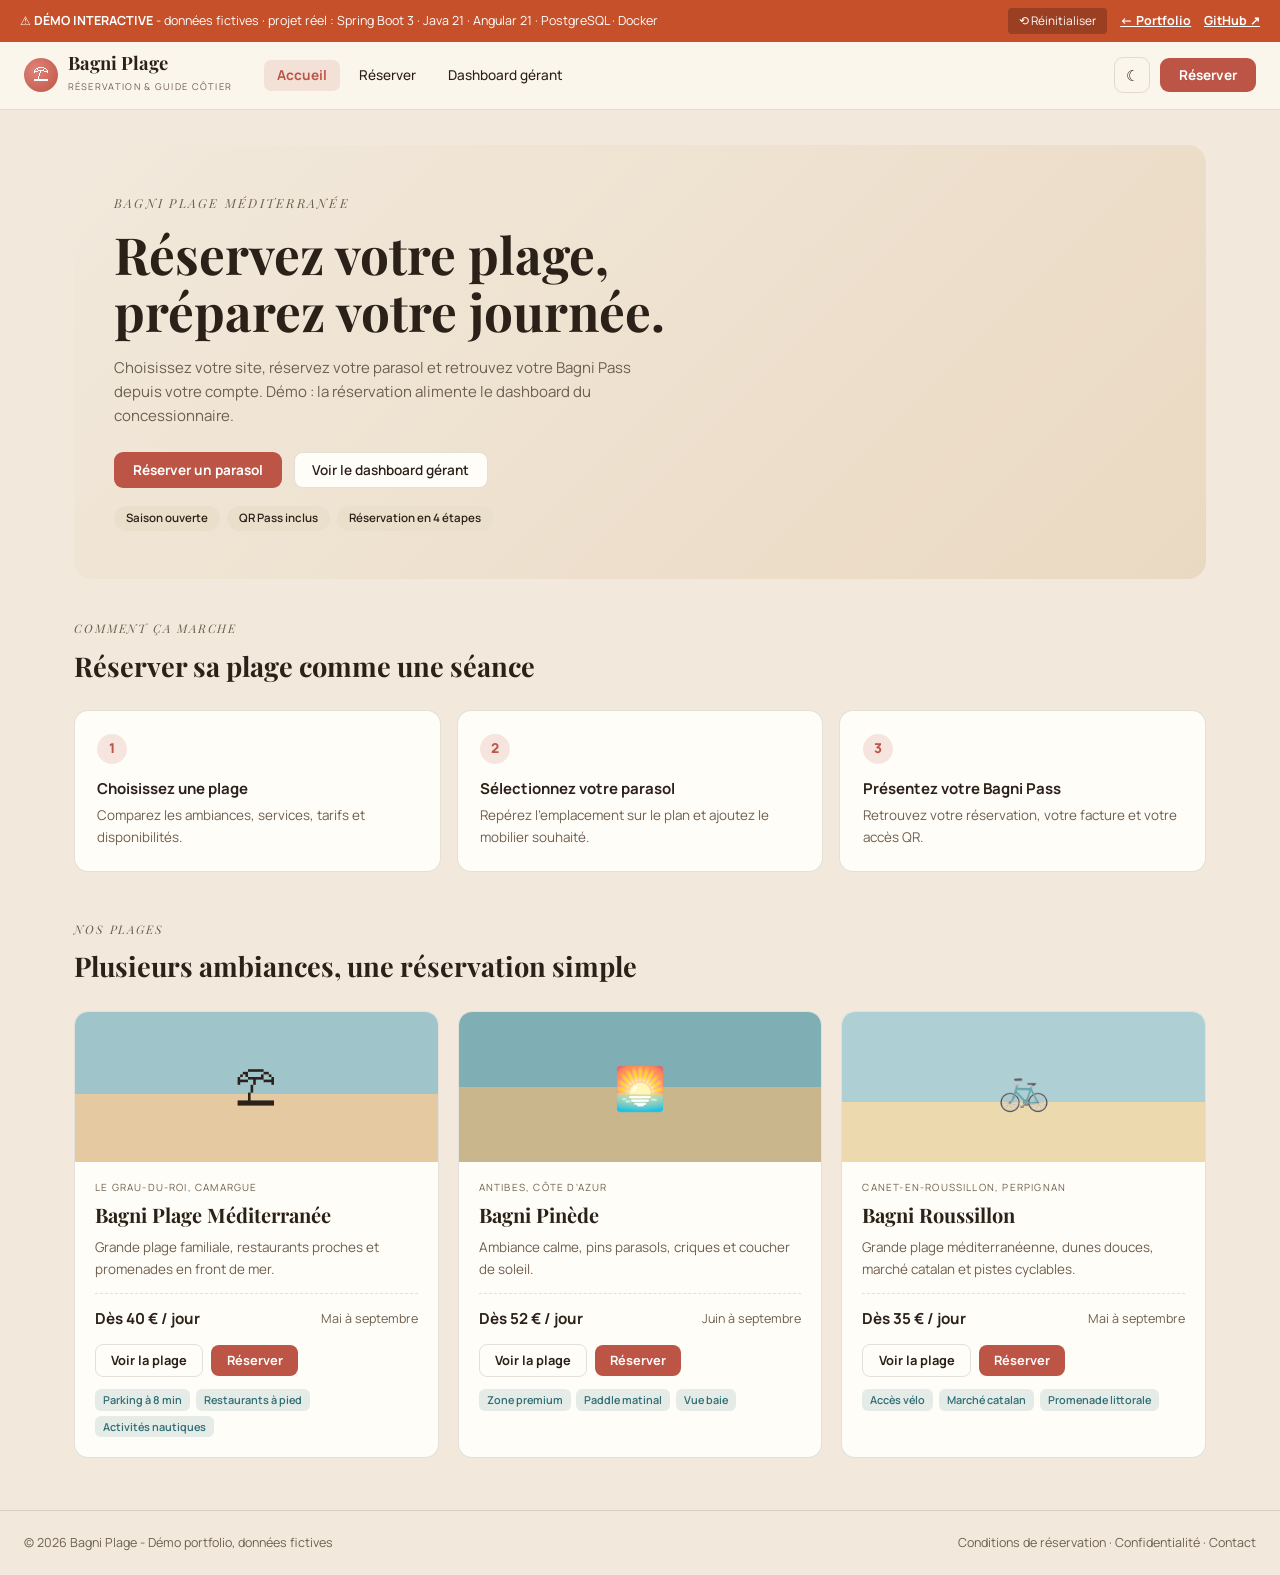
<file: projects/bagni-plage/index.html>
<!DOCTYPE html>
<html lang="fr" data-theme="light">
<head>
<meta charset="UTF-8">
<meta name="viewport" content="width=device-width, initial-scale=1.0">
<title>Bagni Plage · Démo - Réservation & pilotage</title>
<meta name="robots" content="noindex">
<link rel="icon" type="image/png" href="/assets/images/favicon.png">
<link rel="preconnect" href="https://fonts.googleapis.com">
<link rel="preconnect" href="https://fonts.gstatic.com" crossorigin>
<link href="https://fonts.googleapis.com/css2?family=Playfair+Display:ital,wght@0,600;0,700;1,500&family=Manrope:wght@400;500;600;700;800&display=swap" rel="stylesheet">
<link rel="stylesheet" href="style.css">
</head>
<body>

<div class="demo-banner">
  <span>⚠ <b>DÉMO INTERACTIVE</b> - données fictives · projet réel : Spring Boot 3 · Java 21 · Angular 21 · PostgreSQL · Docker</span>
  <span style="display:flex;gap:.8rem;align-items:center;flex-wrap:wrap">
    <button class="reset" id="reset-btn">⟲ Réinitialiser</button>
    <a href="/">← Portfolio</a>
    <a href="https://github.com/Ninewashburn/Bagni-Plage" target="_blank">GitHub ↗</a>
  </span>
</div>

<header class="app">
  <div class="brand">
    <div class="dot">⛱</div>
    <div><b>Bagni Plage</b><small>Réservation &amp; guide côtier</small></div>
  </div>
  <nav class="main">
    <button data-view="home" class="on" onclick="show('home')">Accueil</button>
    <button data-view="book" onclick="show('book')">Réserver</button>
    <button data-view="dash" onclick="show('dash')">Dashboard gérant</button>
  </nav>
  <div class="hdr-right">
    <button class="icon-btn" id="theme-btn" title="Mode nuit">☾</button>
    <button class="btn-cta" onclick="startBooking('med')">Réserver</button>
  </div>
</header>

<main>
  <!-- ═══ HOME ═══ -->
  <section class="view active" id="view-home">
    <div class="wrap">
      <div class="hero">
        <div class="kicker">Bagni Plage Méditerranée</div>
        <h1>Réservez votre plage, préparez votre journée.</h1>
        <p>Choisissez votre site, réservez votre parasol et retrouvez votre Bagni Pass depuis votre compte. Démo : la réservation alimente le dashboard du concessionnaire.</p>
        <div class="hero-ctas">
          <button class="btn-cta" onclick="startBooking('med')">Réserver un parasol</button>
          <button class="btn-ghost" onclick="show('dash')">Voir le dashboard gérant</button>
        </div>
        <div class="chips"><span class="chip">Saison ouverte</span><span class="chip">QR Pass inclus</span><span class="chip">Réservation en 4 étapes</span></div>
      </div>

      <div class="sec-k">Comment ça marche</div>
      <h2 class="sec">Réserver sa plage comme une séance</h2>
      <div class="steps">
        <div class="step-card"><div class="step-num">1</div><b>Choisissez une plage</b><p>Comparez les ambiances, services, tarifs et disponibilités.</p></div>
        <div class="step-card"><div class="step-num">2</div><b>Sélectionnez votre parasol</b><p>Repérez l'emplacement sur le plan et ajoutez le mobilier souhaité.</p></div>
        <div class="step-card"><div class="step-num">3</div><b>Présentez votre Bagni Pass</b><p>Retrouvez votre réservation, votre facture et votre accès QR.</p></div>
      </div>

      <div class="sec-k">Nos plages</div>
      <h2 class="sec">Plusieurs ambiances, une réservation simple</h2>
      <div class="beaches">
        <div class="beach">
          <div class="thumb t1">⛱</div>
          <div class="beach-body">
            <div class="beach-loc">Le Grau-du-Roi, Camargue</div>
            <h3>Bagni Plage Méditerranée</h3>
            <p class="desc">Grande plage familiale, restaurants proches et promenades en front de mer.</p>
            <div class="beach-row"><b>Dès 40 € / jour</b><small>Mai à septembre</small></div>
            <div class="beach-acts">
              <button class="btn-sm line" onclick="startBooking('med')">Voir la plage</button>
              <button class="btn-sm terra" onclick="startBooking('med')">Réserver</button>
            </div>
            <div class="beach-tags"><span class="btag">Parking à 8 min</span><span class="btag">Restaurants à pied</span><span class="btag">Activités nautiques</span></div>
          </div>
        </div>
        <div class="beach">
          <div class="thumb t2">🌅</div>
          <div class="beach-body">
            <div class="beach-loc">Antibes, Côte d'Azur</div>
            <h3>Bagni Pinède</h3>
            <p class="desc">Ambiance calme, pins parasols, criques et coucher de soleil.</p>
            <div class="beach-row"><b>Dès 52 € / jour</b><small>Juin à septembre</small></div>
            <div class="beach-acts">
              <button class="btn-sm line" onclick="startBooking('pin')">Voir la plage</button>
              <button class="btn-sm terra" onclick="startBooking('pin')">Réserver</button>
            </div>
            <div class="beach-tags"><span class="btag">Zone premium</span><span class="btag">Paddle matinal</span><span class="btag">Vue baie</span></div>
          </div>
        </div>
        <div class="beach">
          <div class="thumb t3">🚲</div>
          <div class="beach-body">
            <div class="beach-loc">Canet-en-Roussillon, Perpignan</div>
            <h3>Bagni Roussillon</h3>
            <p class="desc">Grande plage méditerranéenne, dunes douces, marché catalan et pistes cyclables.</p>
            <div class="beach-row"><b>Dès 35 € / jour</b><small>Mai à septembre</small></div>
            <div class="beach-acts">
              <button class="btn-sm line" onclick="startBooking('rou')">Voir la plage</button>
              <button class="btn-sm terra" onclick="startBooking('rou')">Réserver</button>
            </div>
            <div class="beach-tags"><span class="btag">Accès vélo</span><span class="btag">Marché catalan</span><span class="btag">Promenade littorale</span></div>
          </div>
        </div>
      </div>
    </div>
  </section>

  <!-- ═══ WIZARD ═══ -->
  <section class="view" id="view-book">
    <div class="wrap" style="max-width:1020px">
      <div class="wz-head">
        <button class="back-link" onclick="show('home')">‹ Retour</button>
        <h1>Nouvelle réservation</h1>
      </div>
      <div class="wz-steps" id="wz-steps"></div>

      <!-- Step 1 -->
      <div class="panel" id="st1">
        <div class="f-grid">
          <div class="fld"><label>Plage</label>
            <select id="b-beach">
              <option value="med">Bagni Plage Méditerranée - Le Grau-du-Roi</option>
              <option value="pin">Bagni Pinède - Antibes</option>
              <option value="rou">Bagni Roussillon - Canet-en-Roussillon</option>
            </select></div>
          <div class="fld"><label>Date d'arrivée</label><input type="date" id="b-from"></div>
          <div class="fld"><label>Date de départ</label><input type="date" id="b-to"></div>
        </div>
        <div class="wz-acts"><span></span><button class="btn-main" onclick="goStep(2)">Voir le plan des parasols →</button></div>
      </div>

      <!-- Step 2 : grille -->
      <div class="panel" id="st2" style="display:none">
        <div class="notice">✓ <span id="avail-count">-</span> parasol(s) disponible(s) sur la période</div>
        <p style="font-size:.85rem;margin-bottom:1rem">Sélectionnez un cercle disponible sur le plan. Les premières files sont les plus proches de la mer et affichent un tarif plus élevé.</p>
        <div class="sea-bar">≈&nbsp; MER · FILE 1 (LA PLUS PROCHE, TARIF PREMIUM)</div>
        <div class="grid-wrap" id="grid"></div>
        <div class="legend">
          <span><i class="ldot" style="background:var(--spot);border:1px solid var(--spot-b)"></i>Disponible</span>
          <span><i class="ldot" style="background:var(--occ)"></i>Occupé</span>
          <span><i class="ldot" style="background:var(--terra)"></i>Sélectionné</span>
        </div>
        <div class="recap">
          <div><b>Plage</b><span id="r-beach">-</span></div>
          <div><b>File</b><span id="r-row">-</span></div>
          <div><b>Emplacement</b><span id="r-spot">-</span></div>
          <div><b>Prix/jour</b><span id="r-price">-</span></div>
        </div>
        <div class="statusbar" id="statusbar"></div>
        <div class="wz-acts">
          <button class="btn-back" onclick="goStep(1)">Retour</button>
          <button class="btn-main" id="btn-equip" disabled onclick="goStep(3)">Choisir l'équipement →</button>
        </div>
      </div>

      <!-- Step 3 : équipement -->
      <div class="panel" id="st3" style="display:none">
        <h3 style="margin-bottom:1rem">Mobilier &amp; options</h3>
        <div class="equip" id="equip-list"></div>
        <div class="sum" id="sum3"></div>
        <div class="wz-acts">
          <button class="btn-back" onclick="goStep(2)">Retour</button>
          <button class="btn-main" onclick="goStep(4)">Continuer vers le paiement →</button>
        </div>
      </div>

      <!-- Step 4 : paiement -->
      <div class="panel" id="st4" style="display:none">
        <h3 style="margin-bottom:1rem">Récapitulatif &amp; paiement</h3>
        <div class="sum" id="sum4"></div>
        <div class="pay-state" id="pay-state"></div>
        <div class="wz-acts">
          <button class="btn-back" onclick="goStep(3)">Retour</button>
          <button class="btn-main" id="btn-pay" onclick="pay()">💳 Payer avec PayPal Sandbox</button>
        </div>
      </div>

      <!-- Step 5 : confirmation -->
      <div class="panel" id="st5" style="display:none">
        <span class="conf-ok">✓ Paiement sandbox accepté</span>
        <h3 style="margin-bottom:.4rem">Votre Bagni Pass est prêt</h3>
        <p style="font-size:.85rem;color:var(--muted)">Demande transmise au concessionnaire - statut <b>EN ATTENTE</b> de validation. Retrouvez-la dans le dashboard gérant.</p>
        <div class="qr-box">
          <div class="qr" id="qr"></div>
          <div>
            <b style="font-family:var(--serif);font-size:1.05rem">Accès plage + mobilier</b><br>
            <small style="color:var(--muted)">À présenter à votre arrivée</small><br>
            <code id="ref" style="font-size:.8rem"></code>
          </div>
        </div>
        <div class="sum" id="sum5"></div>
        <div class="wz-acts">
          <button class="btn-back" onclick="startBooking(state.booking.beach)">Nouvelle réservation</button>
          <button class="btn-main" onclick="show('dash')">Voir le dashboard gérant →</button>
        </div>
      </div>
    </div>
  </section>

  <!-- ═══ DASHBOARD ═══ -->
  <section class="view" id="view-dash">
    <div class="dash">
      <aside>
        <div class="dnav">
          <button class="on">▦ Tableau de bord</button>
          <button onclick="toast('🗓 Planning - non inclus dans la démo')">🗓 Planning</button>
          <button onclick="toast('📖 Guide touristique - non inclus dans la démo')">📖 Guide touristique</button>
          <button>🎫 Réservations <span class="bdg" id="nav-bdg">0</span></button>
          <button onclick="show('book')">＋ Nouvelle réservation</button>
          <button onclick="toast('👥 Clients - non inclus dans la démo')">👥 Clients</button>
          <button onclick="toast('✅ Check-in - non inclus dans la démo')">✅ Check-in</button>
        </div>
      </aside>
      <div class="dmain">
        <div class="dhero">
          <div>
            <div class="k">Bagni Plage</div>
            <h1>Pilotage de la concession</h1>
            <p>Vue opérationnelle des demandes, de l'occupation et du chiffre d'affaires validé.</p>
          </div>
          <button class="btn-cta" onclick="toast('Les demandes sont listées ci-dessous 👇')">Traiter les demandes</button>
        </div>
        <div class="kpis">
          <div class="kpi"><b>Demandes en attente</b><div class="v" id="kpi-att">0</div><small>À valider ou refuser</small></div>
          <div class="kpi"><b>Réservations validées</b><div class="v" id="kpi-val">0</div><small>Saison en cours</small></div>
          <div class="kpi"><b>Occupation</b><div class="v" id="kpi-occ">0%</div><small>288 parasols suivis</small></div>
          <div class="kpi"><b>CA validé</b><div class="v" id="kpi-ca">0 €</div><small id="kpi-cli">- clients enregistrés</small></div>
        </div>
        <div class="dcols">
          <div class="dpanel">
            <div class="k">Priorité</div>
            <h3>Demandes à traiter</h3>
            <div id="list-pending"></div>
          </div>
          <div class="dpanel">
            <div class="k">Planning</div>
            <h3>Dernières réservations</h3>
            <div id="list-recent"></div>
          </div>
        </div>
      </div>
    </div>
  </section>
</main>

<footer class="app">
  <span>© 2026 Bagni Plage - Démo portfolio, données fictives</span>
  <span>Conditions de réservation · Confidentialité · Contact</span>
</footer>

<div id="toasts"></div>
<script src="app.js"></script>
</body>
</html>
</file>
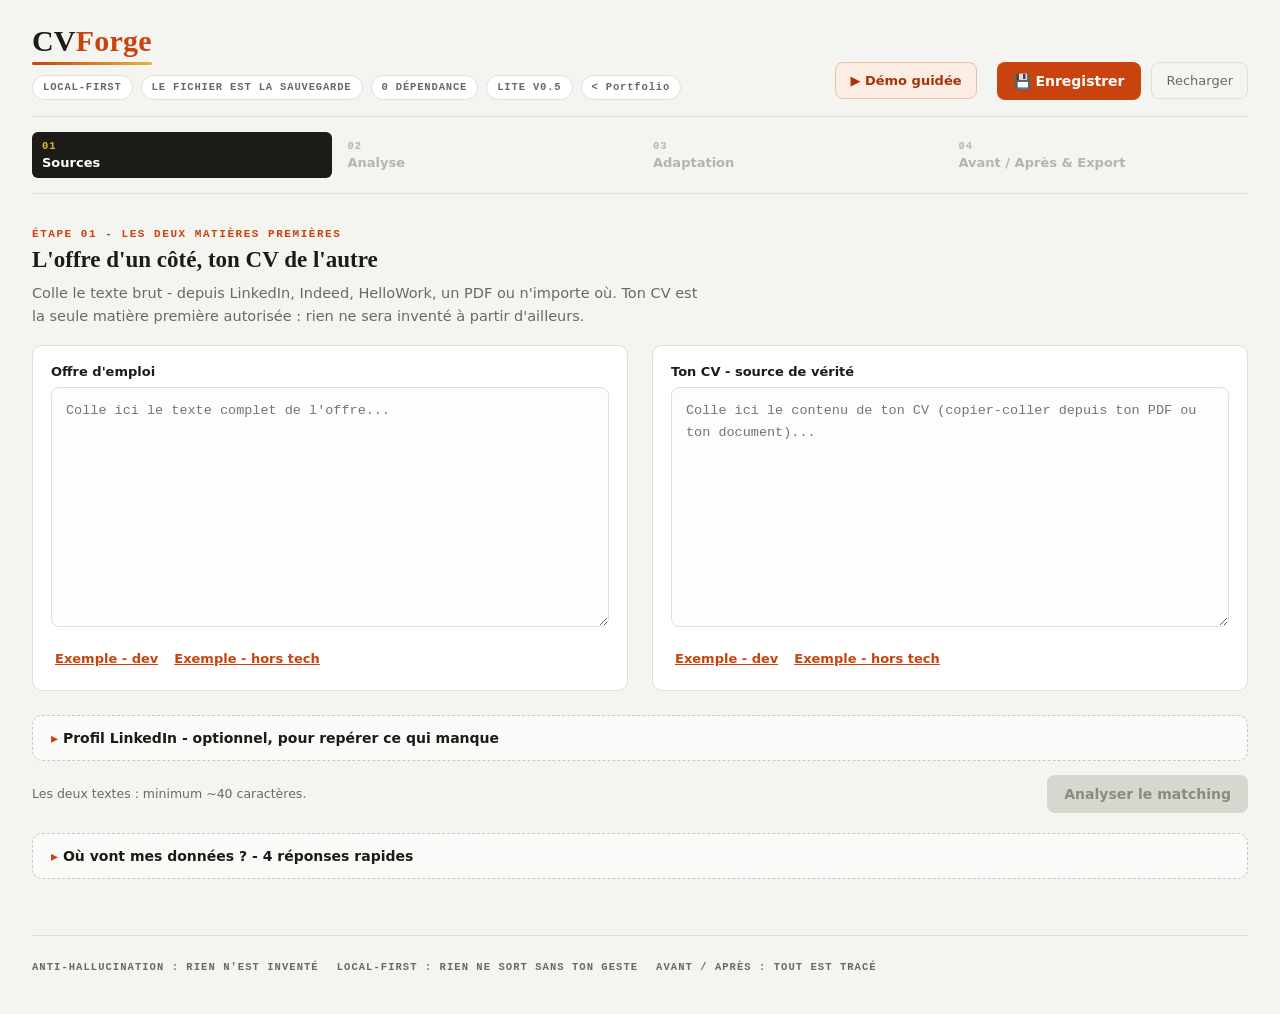
<file: projects/cvforge-lite/index.html>
<!doctype html>
<html lang="fr">

<head>
  <meta charset="utf-8">
  <meta name="viewport" content="width=device-width, initial-scale=1">
  <title>CVForge Lite · Démo</title>
  <meta name="robots" content="noindex">
  <!-- Thème papier clair assumé : on déclare le color-scheme et on désactive DarkReader
       (sinon l'inversion auto casse les dégradés faits main comme la section copilote) -->
  <meta name="color-scheme" content="light">
  <meta name="darkreader-lock">
  <link rel="icon" type="image/png" href="/assets/images/favicon.png">
  <link rel="stylesheet" href="style.css">
</head>

<body>

  <header class="wrap masthead">
    <div class="brand">
      <h1>CV<span class="forge">Forge</span></h1>
      <div class="bar" aria-hidden="true"></div>
      <div class="badges">
        <span class="badge">LOCAL-FIRST</span>
        <span class="badge">LE FICHIER EST LA SAUVEGARDE</span>
        <span class="badge">0 DÉPENDANCE</span>
        <span class="badge">LITE V0.5</span>
        <span class="badge"><a href="/" style="color:inherit;text-decoration:none">< Portfolio</a></span>
      </div>
    </div>
    <div class="mast-actions">
      <button class="tour-launch" id="btnTour" type="button">▶ Démo guidée</button>
      <span class="hint" id="saveHint"></span>
      <button class="btn btn-primary" id="btnSave" type="button">💾 Enregistrer</button>
      <button class="reset" id="btnReset" type="button">Recharger</button>
    </div>
  </header>

  <nav class="wrap steps" aria-label="Étapes">
    <button class="step" data-go="1" type="button"><span class="n">01</span><span class="t">Sources</span></button>
    <button class="step" data-go="2" type="button"><span class="n">02</span><span class="t">Analyse</span></button>
    <button class="step" data-go="3" type="button"><span class="n">03</span><span class="t">Adaptation</span></button>
    <button class="step" data-go="4" type="button"><span class="n">04</span><span class="t">Avant / Après &amp; Export</span></button>
  </nav>

  <main class="wrap">

    <!-- ÉTAPE 1 - SOURCES -->
    <section data-step="1">
      <p class="eyebrow">ÉTAPE 01 - LES DEUX MATIÈRES PREMIÈRES</p>
      <h2>L'offre d'un côté, ton CV de l'autre</h2>
      <p class="lead">Colle le texte brut - depuis LinkedIn, Indeed, HelloWork, un PDF ou n'importe où. Ton CV est la
        seule matière première autorisée : rien ne sera inventé à partir d'ailleurs.</p>
      <div class="sources">
        <div class="card">
          <label for="offreInput">Offre d'emploi</label>
          <textarea id="offreInput" placeholder="Colle ici le texte complet de l'offre..."></textarea>
          <div class="samples">
            <button class="btn-link" type="button" data-sample="offre-dev">Exemple - dev</button>
            <button class="btn-link" type="button" data-sample="offre-gestion">Exemple - hors tech</button>
          </div>
        </div>
        <div class="card">
          <label for="cvInput">Ton CV - source de vérité</label>
          <textarea id="cvInput"
            placeholder="Colle ici le contenu de ton CV (copier-coller depuis ton PDF ou ton document)..."></textarea>
          <div class="samples">
            <button class="btn-link" type="button" data-sample="cv-dev">Exemple - dev</button>
            <button class="btn-link" type="button" data-sample="cv-gestion">Exemple - hors tech</button>
          </div>
        </div>
      </div>

      <details class="reveal" id="revealLi">
        <summary>Profil LinkedIn - optionnel, pour repérer ce qui manque</summary>
        <div class="reveal-body">
          <p class="li-tip">Télécharge ton profil LinkedIn en PDF, puis copie-colle le texte ici. Il n'est <strong>jamais exporté</strong> : il sert seulement à révéler ce que ton CV oublie - c'est toi qui décides quoi ajouter.</p>
          <textarea id="linkedinInput" placeholder="Colle ici le texte de ton profil LinkedIn (optionnel)..."></textarea>
          <div class="samples">
            <button class="btn-link" type="button" data-sample="linkedin-dev">Exemple - dev</button>
            <button class="btn-link" type="button" data-sample="linkedin-gestion">Exemple - hors tech</button>
          </div>
        </div>
      </details>

      <div class="row">
        <span class="hint">Les deux textes : minimum ~40 caractères.</span>
        <div class="spacer"></div>
        <button class="btn btn-primary" id="btnAnalyse" type="button" disabled>Analyser le matching</button>
      </div>

      <details class="reveal faq-trust">
        <summary>Où vont mes données ? - 4 réponses rapides</summary>
        <div class="reveal-body">
          <dl class="faq">
            <dt>Où vont mes données ?</dt>
            <dd>Nulle part. Tout se passe dans ton navigateur, sur ta machine. Ton CV et l'offre ne sont envoyés à
              aucun serveur : pas de compte, pas de collecte. Si tu utilises ton propre ChatGPT ou Claude, c'est toi
              qui y colles ton texte, en le sachant - CVForge, lui, n'envoie jamais rien.</dd>
            <dt>Dois-je installer quelque chose ?</dt>
            <dd>Non. C'est une simple page qui fonctionne dans n'importe quel navigateur, même sur un ordinateur
              modeste. Rien à installer, rien à configurer. Une version application, à emporter partout, viendra
              plus tard - l'esprit restera le même : simple et sans prise de tête.</dd>
            <dt>Est-ce que ça écrit mon CV à ma place ?</dt>
            <dd>Non, et c'est volontaire. CVForge repère ce qui manque et met en évidence ce qui change, mais rien
              n'est ajouté sans ta décision. Tu ne mets sur ton CV que ce que tu peux prouver en entretien.</dd>
            <dt>Comment je garde mon travail ?</dt>
            <dd>Le bouton « 💾 Enregistrer » réécrit ce fichier avec tes données à l'intérieur. Le fichier est ta
              sauvegarde : tu le gardes, tu le rouvres, tout est là. Rien ne dépend d'un service extérieur qui
              pourrait fermer.</dd>
          </dl>
        </div>
      </details>
    </section>

    <!-- ÉTAPE 2 - ANALYSE -->
    <section data-step="2">
      <p class="eyebrow">ÉTAPE 02 - ÉTAT DES LIEUX</p>
      <h2>Matching offre / CV</h2>
      <p class="lead">Analyse par fréquence des mots-clés de l'offre, comparée à ton CV. <span class="nolm">CALCULÉ SANS
          IA - 100% LOCAL</span></p>
      <div class="card">
        <div class="score-board">
          <div class="score-num"><span id="scoreVal">0</span><small>%</small></div>
          <div class="score-meta">
            <div class="verdict" id="scoreVerdict"></div>
            <div class="score-track">
              <div class="score-fill" id="scoreFill" style="width:0%"></div>
            </div>
            <span class="hint">Couverture pondérée par la fréquence des mots-clés dans l'offre.</span>
            <div class="score-potential" id="scorePotential" hidden></div>
          </div>
        </div>
        <div class="kw-group">
          <div class="kw-title">✓ COUVERT PAR TON CV</div>
          <div class="chips" id="chipsOk"></div>
        </div>
        <div class="kw-group" id="groupLi" hidden>
          <div class="kw-title">↗ SUR TON LINKEDIN, PAS ENCORE SUR LE CV - À AJOUTER SI PROUVABLE</div>
          <div class="chips" id="chipsLi"></div>
        </div>
        <div class="kw-group">
          <div class="kw-title" id="missTitle">? ABSENT DE TON CV</div>
          <div class="chips" id="chipsMiss"></div>
        </div>
        <div class="callout"><strong>Manquant ≠ à inventer.</strong> Pour chaque mot-clé absent, pose-toi la question :
          ai-je une preuve réelle (projet, formation, expérience) ? Si oui, ajoute-la. Si non, ne l'ajoute pas - un
          entretien le révélera.</div>
        <div class="row">
          <button class="btn btn-ghost" type="button" data-go="1">< Revoir les sources</button>
          <div class="spacer"></div>
          <button class="btn btn-primary" type="button" data-go="3">Commencer l'adaptation</button>
        </div>
      </div>
    </section>

    <!-- ÉTAPE 3 - ADAPTATION -->
    <section data-step="3">
      <p class="eyebrow">ÉTAPE 03 - ADAPTATION CONTRÔLÉE</p>
      <h2>Adapte ton CV - le score évolue en direct</h2>
      <p class="lead">Modifie la colonne du milieu, à la main ou avec ton IA. Le panneau de droite recalcule le matching
        à chaque frappe - plus besoin de revenir en arrière.</p>

      <details class="copilote">
        <summary>Mode copilote - utilise ton propre ChatGPT ou Claude</summary>
        <div class="copilote-body">
          <p>CVForge prépare un prompt verrouillé (instructions anti-hallucination incluses). Copie-le, colle-le dans
            ton IA, puis rapporte uniquement le CV adapté dans la colonne du milieu. Aucune clé API, aucun coût.</p>
          <div class="row" style="margin-top:0">
            <button class="btn btn-ghost" id="btnPrompt" type="button">Préparer le prompt verrouillé</button>
            <button class="btn btn-ghost" id="btnCopy" type="button" hidden>Copier le prompt</button>
            <a class="btn btn-ghost" href="https://claude.ai/new" target="_blank" rel="noopener"
              style="text-decoration:none">Ouvrir Claude ↗</a>
            <a class="btn btn-ghost" href="https://chatgpt.com" target="_blank" rel="noopener"
              style="text-decoration:none">Ouvrir ChatGPT ↗</a>
            <span class="hint" id="copyHint"></span>
          </div>
          <div class="prompt-out" id="promptOut" hidden>
            <textarea id="promptText" readonly aria-label="Prompt verrouillé à copier"></textarea>
          </div>
        </div>
      </details>

      <div class="adapt-grid">
        <div>
          <div class="pane-label"><span>CV ORIGINAL - LECTURE SEULE</span></div>
          <textarea id="cvOriginalView" readonly aria-label="CV original"></textarea>
        </div>
        <div>
          <div class="pane-label"><span>CV ADAPTÉ - ÉDITABLE</span>
            <button class="btn-link" id="btnResetAdapted" type="button">Repartir de l'original</button>
          </div>
          <textarea id="adaptedInput" aria-label="CV adapté"
            placeholder="Modifie ici, ou colle la réponse de ton IA (uniquement le CV, pas la liste « À vérifier »)."></textarea>
        </div>
        <aside class="live-panel" aria-live="polite">
          <h3>MATCHING EN DIRECT</h3>
          <div class="live-score"><span id="liveScore">0</span><small>%</small></div>
          <div class="score-track">
            <div class="score-fill" id="liveFill" style="width:0%"></div>
          </div>
          <div class="live-counts"><span class="c-ok" id="liveOkCount">0 couverts</span> · <span class="c-miss"
              id="liveMissCount">0 manquants</span></div>
          <p class="live-miss-title">? ENCORE ABSENTS</p>
          <div class="live-chips" id="liveMiss"></div>
          <p class="live-note">Rappel : n'ajoute que du prouvable. L'étape suivante « Avant / Après » vérifiera chaque ajout.
          </p>
        </aside>
      </div>

      <div class="row">
        <button class="btn btn-ghost" type="button" data-go="2">< Analyse complète</button>
        <div class="spacer"></div>
        <button class="btn btn-primary" type="button" data-go="4">Vérifier l'avant / après</button>
      </div>
    </section>

    <!-- ÉTAPE 4 - DIFF & EXPORT -->
    <section data-step="4">
      <p class="eyebrow">ÉTAPE 04 - TU VOIS TOUT, TU VALIDES TOUT</p>
      <h2>Qu'est-ce qui a changé, exactement ?</h2>
      <p class="lead">Chaque mot ajouté ou retiré est tracé. Avant d'exporter, tu confirmes que chaque ajout est vrai et
        prouvable. C'est le contrat CVForge.</p>

      <div class="card">
        <div class="panes">
          <div>
            <div class="pane-label"><span>ORIGINAL</span></div>
            <div class="diff-pane" id="diffLeft"></div>
          </div>
          <div>
            <div class="pane-label"><span>ADAPTÉ</span></div>
            <div class="diff-pane" id="diffRight"></div>
          </div>
        </div>
        <div class="diff-stats" id="diffStats"></div>

        <div class="segs" id="segsBlock">
          <h3>Ajouts à confirmer</h3>
          <p class="sub">Pour chaque passage ajouté : est-ce vrai, et peux-tu le prouver (projet, document, expérience)
            ? En V1 réelle, chaque confirmation se reliera à ta banque de preuves.</p>
          <div id="segsList"></div>
        </div>
        <div class="all-good" id="noAdds" hidden>Aucun contenu ajouté - uniquement des reformulations ou suppressions.
          Rien à confirmer.</div>

        <div class="gate">
          <button class="btn btn-ghost" type="button" data-go="3">< Modifier encore</button>
          <div class="spacer"></div>
          <span class="gate-count" id="gateCount"></span>
          <button class="btn btn-primary" id="btnExport" type="button">Exporter en PDF</button>
        </div>
      </div>

      <div class="track" id="trackBlock" hidden>
        <h3>Suivi de candidature</h3>
        <p>Micro-tracking - pense à 💾 Enregistrer pour le conserver dans le fichier.</p>
        <div id="trackList"></div>
      </div>
    </section>

  </main>

  <footer class="wrap">
    <span>ANTI-HALLUCINATION : RIEN N'EST INVENTÉ</span>
    <span>LOCAL-FIRST : RIEN NE SORT SANS TON GESTE</span>
    <span>AVANT / APRÈS : TOUT EST TRACÉ</span>
  </footer>

  <div id="printable" aria-hidden="true"></div>
  <script type="application/json" id="cvforge-data">null</script>
  <script src="app.js"></script>
</body>

</html>
</file>
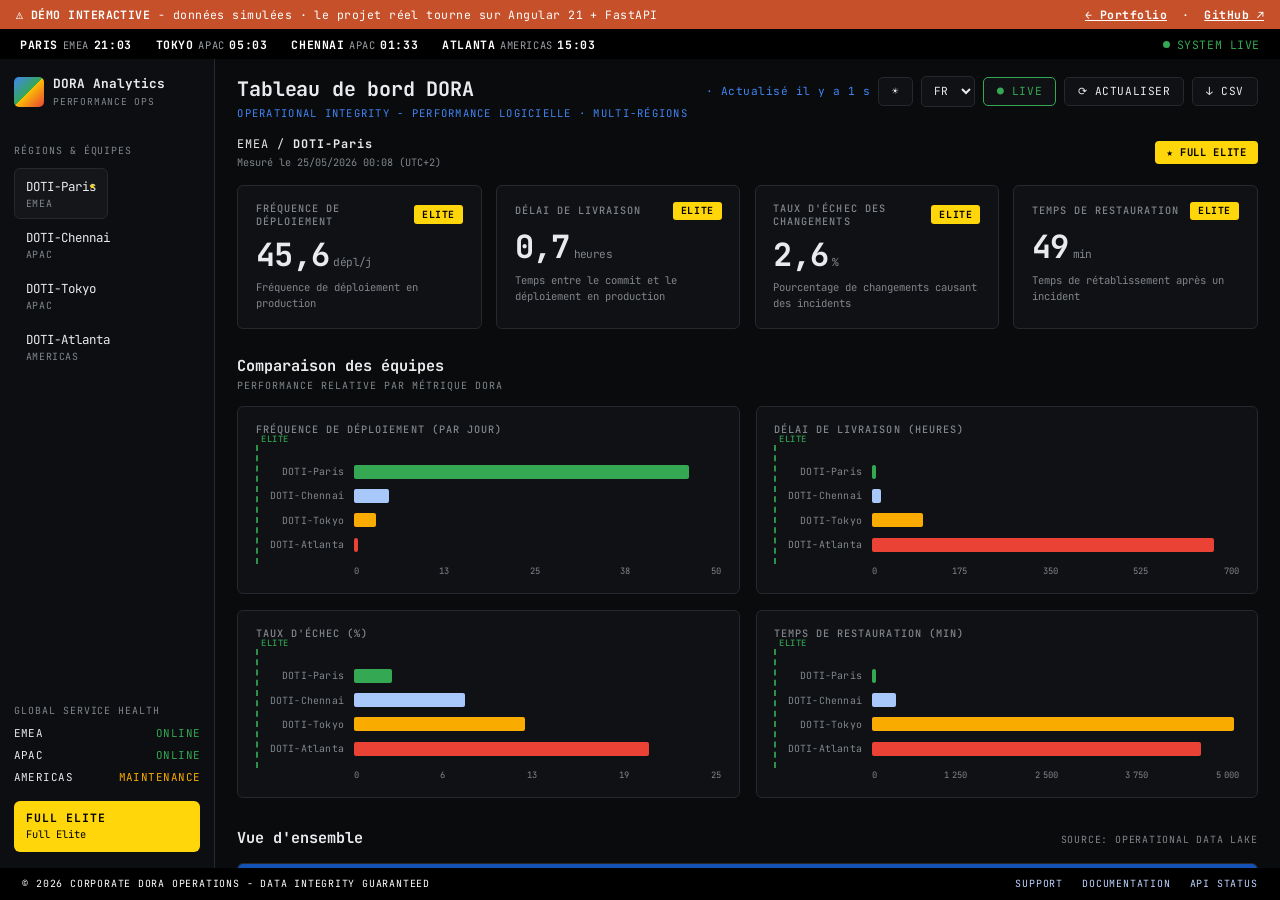
<file: projects/dora-dashboard/index.html>
<!DOCTYPE html>
<html lang="fr" data-theme="dark">

<head>
  <meta charset="UTF-8">
  <meta name="viewport" content="width=device-width, initial-scale=1.0">
  <title>DORA Analytics · Démo</title>
  <meta name="robots" content="noindex">
  <link rel="icon" type="image/png" href="/assets/images/favicon.png">
  <link href="https://fonts.googleapis.com/css2?family=JetBrains+Mono:wght@400;500;700&display=swap" rel="stylesheet">
  <link rel="stylesheet" href="style.css">
</head>

<body>

  <div class="demo-banner">
    <span>⚠ <b data-i18n="demoLabel">DÉMO INTERACTIVE</b> - <span data-i18n="demoSub">données simulées · le projet réel
        tourne sur Angular 21 + FastAPI</span></span>
    <span>
      <a href="/" data-i18n="backPortfolio">← Portfolio</a> &nbsp;·&nbsp;
      <a href="https://github.com/Ninewashburn/Dora-Dashboard" target="_blank">GitHub ↗</a>
    </span>
  </div>

  <div class="topbar">
    <span class="tz"><b>PARIS</b><span>EMEA</span><b id="tz-paris">--:--</b></span>
    <span class="tz"><b>TOKYO</b><span>APAC</span><b id="tz-tokyo">--:--</b></span>
    <span class="tz"><b>CHENNAI</b><span>APAC</span><b id="tz-chennai">--:--</b></span>
    <span class="tz"><b>ATLANTA</b><span>AMERICAS</span><b id="tz-atlanta">--:--</b></span>
    <span class="live">SYSTEM LIVE</span>
  </div>

  <div class="shell">
    <aside class="sidebar">
      <div class="logo">
        <div class="logo-ic"></div>
        <div><b>DORA Analytics</b><small data-i18n="perfOps">Performance Ops</small></div>
      </div>
      <div class="side-label" data-i18n="regionsTeams">Régions &amp; Équipes</div>
      <div id="team-list"></div>
      <div class="health">
        <div class="side-label" data-i18n="health">Global Service Health</div>
        <div class="health-row"><span>EMEA</span><span class="h-on">ONLINE</span></div>
        <div class="health-row"><span>APAC</span><span class="h-on">ONLINE</span></div>
        <div class="health-row"><span>AMERICAS</span><span class="h-maint">MAINTENANCE</span></div>
        <div class="fullelite" id="side-elite"><b>FULL ELITE</b><small>Full Elite</small></div>
      </div>
    </aside>

    <main class="main">
      <div class="head">
        <div>
          <h1 data-i18n="title">Tableau de bord DORA</h1>
          <div class="sub" data-i18n="subtitle">Operational Integrity - Performance logicielle · Multi-régions</div>
        </div>
        <div class="head-actions">
          <span class="refresh-info">· <span data-i18n="updated">Actualisé il y a</span> <span id="ago">0</span> s</span>
          <button class="hbtn" id="theme-btn" title="Thème">☀</button>
          <select class="hbtn" id="lang-sel">
            <option value="fr">FR</option>
            <option value="en">EN</option>
          </select>
          <button class="hbtn live-btn" id="live-btn" aria-pressed="false" title="Flux temps réel">● LIVE</button>
          <button class="hbtn" id="refresh-btn">⟳ <span data-i18n="refresh">ACTUALISER</span></button>
          <button class="hbtn" id="csv-btn">↓ CSV</button>
        </div>
      </div>

      <div class="crumb">
        <div>
          <div class="path"><span id="crumb-region">EMEA</span> / <b id="crumb-team">DOTI-Paris</b></div>
          <div class="meta"><span data-i18n="measured">Mesuré le</span> <span id="measured-at">25/05/2026 00:08 (UTC+2)</span></div>
        </div>
        <span class="badge-fullelite" id="head-elite">★ FULL ELITE</span>
      </div>

      <div class="kpis" id="kpis"></div>

      <div class="sec-title" data-i18n="compare">Comparaison des équipes</div>
      <div class="sec-sub" data-i18n="compareSub">Performance relative par métrique DORA</div>
      <div class="charts" id="charts"></div>

      <div class="table-head">
        <div class="sec-title" data-i18n="overview">Vue d'ensemble</div>
        <span class="table-src">Source: Operational Data Lake</span>
      </div>
      <div class="tbl-wrap">
        <table class="tbl">
          <thead>
            <tr>
              <th data-i18n="thTeam">Équipe</th>
              <th data-i18n="thRegion">Région</th>
              <th data-i18n="thFreq">Fréq. déploiement</th>
              <th data-i18n="thLead">Délai</th>
              <th>CFR</th>
              <th>TTR</th>
              <th data-i18n="thMeasured">Mesuré</th>
            </tr>
          </thead>
          <tbody id="tbody"></tbody>
        </table>
      </div>
    </main>
  </div>

  <div class="foot">
    <span>© 2026 Corporate DORA Operations - Data Integrity Guaranteed</span>
    <span><a href="#">Support</a><a href="#">Documentation</a><a href="#">API Status</a></span>
  </div>

  <script src="app.js"></script>
</body>

</html>
</file>
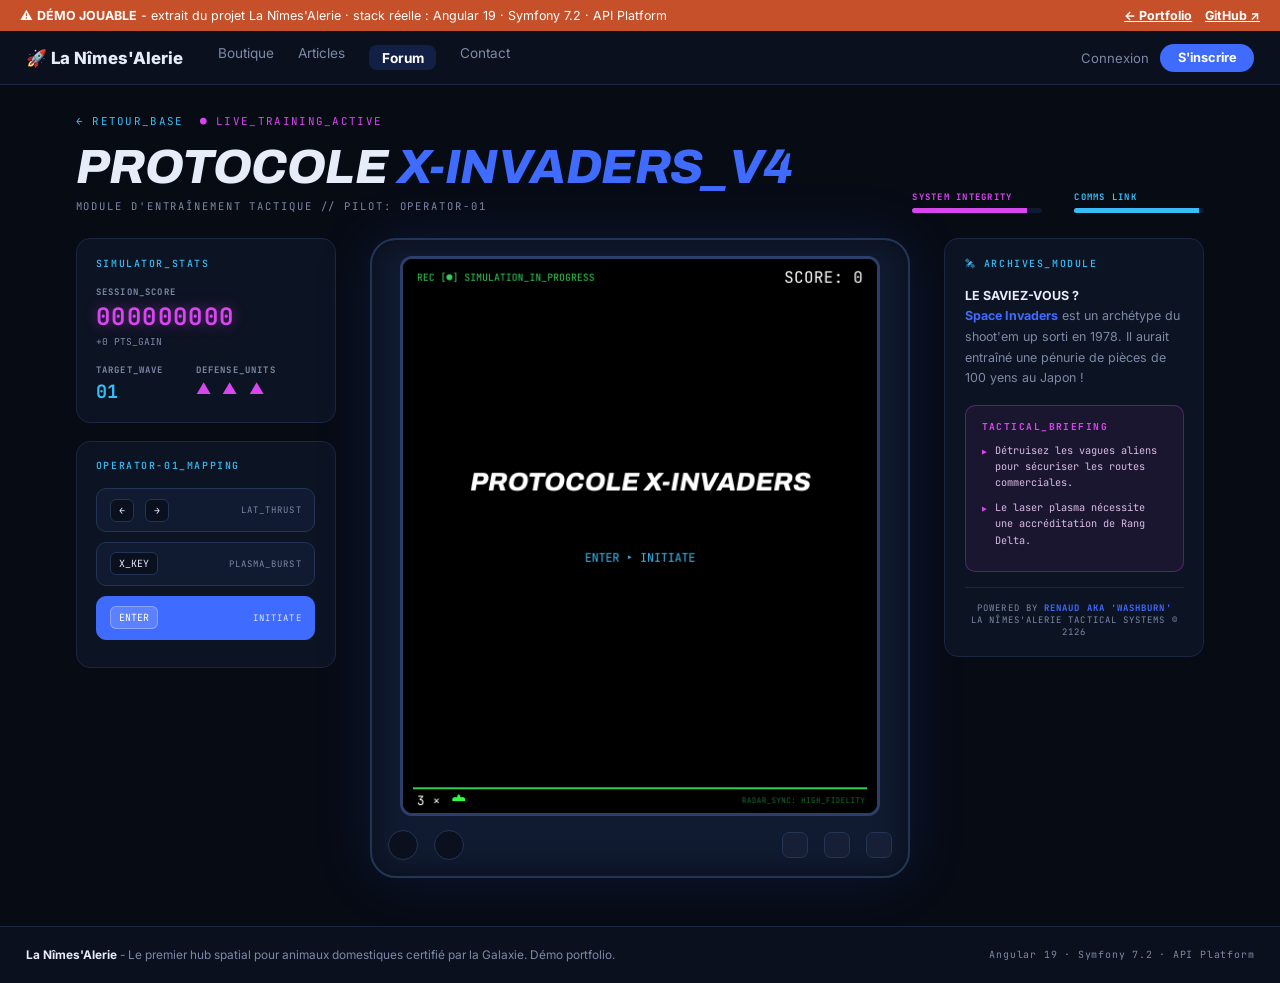
<file: projects/nimes-alerie/index.html>
<!DOCTYPE html>
<html lang="fr">
<head>
<meta charset="UTF-8">
<meta name="viewport" content="width=device-width, initial-scale=1.0">
<title>Protocole X-Invaders · La Nîmes'Alerie - Démo jouable</title>
<meta name="robots" content="noindex">
<link rel="icon" type="image/png" href="/assets/images/favicon.png">
<link rel="preconnect" href="https://fonts.googleapis.com">
<link rel="preconnect" href="https://fonts.gstatic.com" crossorigin>
<link href="https://fonts.googleapis.com/css2?family=Archivo:ital,wght@1,800&family=Inter:wght@400;600;700;800&family=JetBrains+Mono:wght@400;500;700&display=swap" rel="stylesheet">
<link rel="stylesheet" href="style.css">
</head>
<body>

<div class="demo-banner">
  <span>⚠ <b>DÉMO JOUABLE</b> - extrait du projet La Nîmes'Alerie · stack réelle : Angular 19 · Symfony 7.2 · API Platform</span>
  <span style="display:flex;gap:.8rem;flex-wrap:wrap">
    <a href="/">← Portfolio</a>
    <a href="https://github.com/Ninewashburn/Nimes-Alerie" target="_blank">GitHub ↗</a>
  </span>
</div>

<header class="app">
  <div class="brand">🚀 La Nîmes'Alerie</div>
  <nav class="main"><span>Boutique</span><span>Articles</span><span class="on">Forum</span><span>Contact</span></nav>
  <div class="hdr-right"><span>Connexion</span><button class="pill">S'inscrire</button></div>
</header>

<main>
  <div class="bc"><span>← RETOUR_BASE</span><span class="live">● LIVE_TRAINING_ACTIVE</span></div>
  <div class="title-row">
    <div>
      <h1 class="title">Protocole <em>X-Invaders_V4</em></h1>
      <div class="title-sub">MODULE D'ENTRAÎNEMENT TACTIQUE // PILOT: OPERATOR-01</div>
    </div>
    <div class="sysbars">
      <div class="sysbar m"><b>SYSTEM INTEGRITY</b><div class="t"><div></div></div></div>
      <div class="sysbar c"><b>COMMS LINK</b><div class="t"><div></div></div></div>
    </div>
  </div>

  <div class="cols">
    <!-- LEFT -->
    <div class="side">
      <div class="spanel">
        <h4>SIMULATOR_STATS</h4>
        <div class="stat"><b>SESSION_SCORE</b><div class="score" id="score">000000000</div></div>
        <div class="gain" id="gain">+0 PTS_GAIN</div>
        <div class="stat-row">
          <div class="stat"><b>TARGET_WAVE</b><div class="wave" id="wave">01</div></div>
          <div class="stat"><b>DEFENSE_UNITS</b><div class="units" id="units">▲ ▲ ▲</div></div>
        </div>
      </div>
      <div class="spanel">
        <h4>OPERATOR-01_MAPPING</h4>
        <div class="map-row"><span class="key">←</span><span class="key">→</span><span class="fn">LAT_THRUST</span></div>
        <div class="map-row"><span class="key">X_KEY</span><span class="fn">PLASMA_BURST</span></div>
        <div class="map-row init" id="btn-init"><span class="key">ENTER</span><span class="fn">INITIATE</span></div>
      </div>
    </div>

    <!-- CENTER -->
    <div>
      <div class="console">
        <canvas id="cv" width="480" height="560"></canvas>
        <div class="knobs"><div class="knob"></div><div class="knob"></div><div style="flex:1"></div><div class="kbtn"></div><div class="kbtn"></div><div class="kbtn"></div></div>
      </div>
      <div class="touch">
        <button id="m-left">◀</button>
        <button id="m-fire">✦ TIR</button>
        <button id="m-right">▶</button>
      </div>
    </div>

    <!-- RIGHT -->
    <div class="side">
      <div class="spanel know">
        <h4>🛰 ARCHIVES_MODULE</h4>
        <p><b>LE SAVIEZ-VOUS ?</b></p>
        <p><span class="hl">Space Invaders</span> est un archétype du shoot'em up sorti en 1978. Il aurait entraîné une pénurie de pièces de 100 yens au Japon !</p>
        <div class="brief" style="margin-top:1rem">
          <h5>TACTICAL_BRIEFING</h5>
          <li>Détruisez les vagues aliens pour sécuriser les routes commerciales.</li>
          <li>Le laser plasma nécessite une accréditation de Rang Delta.</li>
        </div>
        <div class="powered">POWERED BY <b>RENAUD AKA 'WASHBURN'</b><br>LA NÎMES'ALERIE TACTICAL SYSTEMS © 2126</div>
      </div>
    </div>
  </div>
</main>

<footer class="app">
  <span><b>La Nîmes'Alerie</b> - Le premier hub spatial pour animaux domestiques certifié par la Galaxie. Démo portfolio.</span>
  <span class="stack">Angular 19 · Symfony 7.2 · API Platform</span>
</footer>

<script src="app.js"></script>
</body>
</html>
</file>
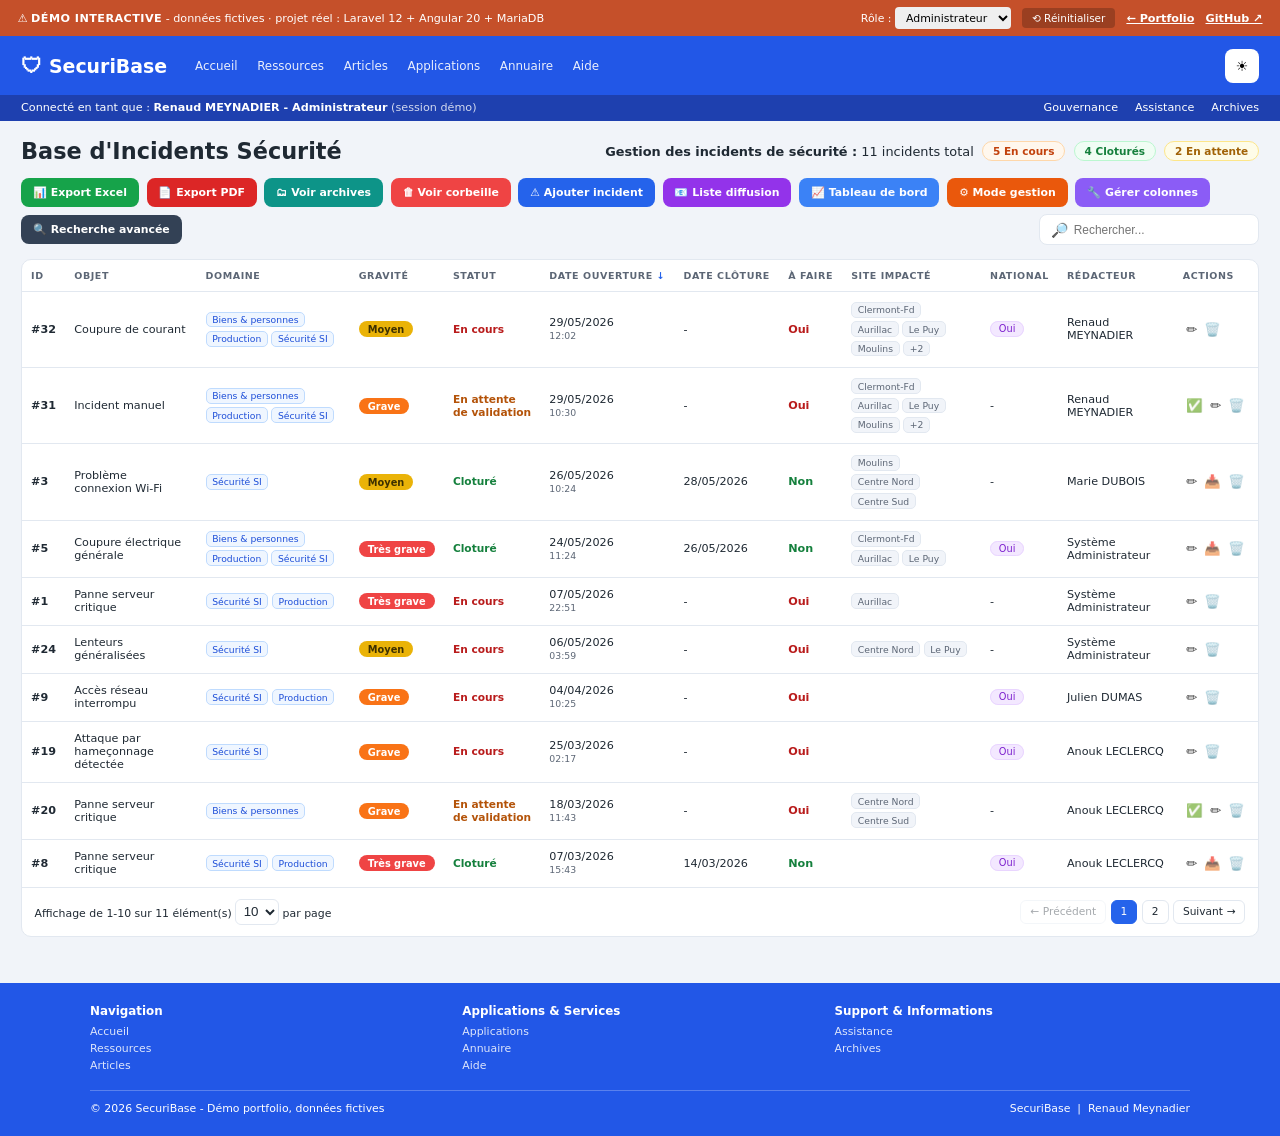
<file: projects/security-base/index.html>
<!DOCTYPE html>
<html lang="fr">

<head>
  <meta charset="UTF-8">
  <meta name="viewport" content="width=device-width, initial-scale=1.0">
  <title>SecuriBase · Démo - Gestion d'incidents sécurité</title>
  <meta name="robots" content="noindex">
  <link rel="icon" type="image/png" href="/assets/images/favicon.png">
  <link rel="stylesheet" href="style.css">
</head>

<body>

  <div class="demo-banner">
    <span>⚠ <b>DÉMO INTERACTIVE</b> - données fictives · projet réel : Laravel 12 + Angular 20 + MariaDB</span>
    <span style="display:flex;gap:.8rem;align-items:center;flex-wrap:wrap">
      <label style="font-size:.78rem">Rôle :
        <select id="role-sel">
          <option value="admin">Administrateur</option>
          <option value="resp">Responsable</option>
          <option value="tech">Technicien</option>
          <option value="consult">Consultant</option>
        </select>
      </label>
      <button class="reset" id="reset-btn">⟲ Réinitialiser</button>
      <a href="/">← Portfolio</a>
      <a href="https://github.com/Ninewashburn/security-base" target="_blank">GitHub ↗</a>
    </span>
  </div>

  <div id="app">
    <header class="app">
      <div class="brand"><span class="shield">🛡</span> SecuriBase</div>
      <nav class="main">
        <a href="#" onclick="return false">Accueil</a>
        <a href="#" onclick="return false">Ressources</a>
        <a href="#" onclick="return false">Articles</a>
        <a href="#" onclick="return false">Applications</a>
        <a href="#" onclick="return false">Annuaire</a>
        <a href="#" onclick="return false">Aide</a>
      </nav>
      <button class="theme-btn" id="theme-btn" title="Mode nuit">☀️</button>
    </header>
    <div class="subbar">
      <span>Connecté en tant que : <b id="persona">-</b> <span style="opacity:.8">(session démo)</span></span>
      <span class="links"><a href="#" onclick="return false">Gouvernance</a><a href="#"
          onclick="return false">Assistance</a><a href="#" onclick="return false">Archives</a></span>
    </div>

    <main>
      <div class="title-row">
        <h1>Base d'Incidents Sécurité</h1>
        <div class="title-meta">
          <span><b>Gestion des incidents de sécurité :</b> <span id="count-total">0</span> incidents total</span>
          <span class="pill enc"><span id="count-enc">0</span> En cours</span>
          <span class="pill clo"><span id="count-clo">0</span> Cloturés</span>
          <span class="pill att"><span id="count-att">0</span> En attente</span>
        </div>
      </div>

      <div class="toolbar" id="toolbar">
        <button class="tb excel" onclick="openExport('xlsx')">📊 Export Excel</button>
        <button class="tb pdf" onclick="openExport('pdf')">📄 Export PDF</button>
        <button class="tb arch" id="btn-arch" onclick="toggleArchives()">🗂 Voir archives</button>
        <button class="tb trash" id="btn-trash" onclick="openTrash()">🗑 Voir corbeille</button>
        <button class="tb add" id="btn-add" onclick="openForm()">⚠ Ajouter incident</button>
        <button class="tb diff" id="btn-diff" onclick="openDiffusion()">📧 Liste diffusion</button>
        <button class="tb dash" onclick="openDash()">📈 Tableau de bord</button>
        <button class="tb gest" id="btn-gest" onclick="openGestion()">⚙ Mode gestion</button>
        <button class="tb cols" onclick="openCols()">🔧 Gérer colonnes</button>
        <button class="tb adv" onclick="toggleAdv()">🔍 Recherche avancée</button>
        <div class="searchbox">🔎 <input id="search" placeholder="Rechercher..."
            oninput="state.search=this.value;state.page=1;renderTable()"></div>
      </div>

      <div class="filters-banner" id="filters-banner" style="display:none">
        <span>Filtres actifs : <span class="chip">Statut : Archivé ✕</span></span>
        <button class="clear" onclick="toggleArchives()">🗑 Effacer tous les filtres</button>
      </div>

      <div class="adv-panel" id="adv-panel">
        <h3>Recherche avancée</h3>
        <div class="adv-grid">
          <div class="fld"><label>ID</label><input id="f-id" placeholder="Ex : 20257" oninput="advChange()"></div>
          <div class="fld"><label>Objet</label><input id="f-objet" placeholder="Ex : Coupure" oninput="advChange()">
          </div>
          <div class="fld"><label>Domaine</label><select id="f-dom" onchange="advChange()">
              <option value="">Tous</option>
              <option>Biens & personnes</option>
              <option>Production</option>
              <option>Sécurité SI</option>
            </select></div>
          <div class="fld"><label>Gravité</label><select id="f-grav" onchange="advChange()">
              <option value="">Tous</option>
              <option>Faible</option>
              <option>Moyen</option>
              <option>Grave</option>
              <option>Très grave</option>
            </select></div>
          <div class="fld"><label>Statut</label><select id="f-statut" onchange="advChange()">
              <option value="">Tous (hors archives)</option>
              <option>En cours</option>
              <option>En attente de validation</option>
              <option>Cloturé</option>
            </select></div>
          <div class="fld"><label>Site impacté</label><select id="f-site" onchange="advChange()">
              <option value="">Tous les sites</option>
              <option>Clermont-Fd</option>
              <option>Aurillac</option>
              <option>Le Puy</option>
              <option>Moulins</option>
              <option>Centre Nord</option>
              <option>Centre Sud</option>
            </select></div>
          <div class="fld"><label>Rédacteur</label><input id="f-red" placeholder="Ex : Dupont" oninput="advChange()">
          </div>
          <div class="fld"><label>De la date du</label><input type="date" id="f-from" onchange="advChange()"></div>
          <div class="fld"><label>À la date au</label><input type="date" id="f-to" onchange="advChange()"></div>
        </div>
        <button class="adv-reset" onclick="advReset()">Réinitialiser</button>
      </div>

      <div class="tbl-wrap">
        <table class="inc">
          <thead id="thead"></thead>
          <tbody id="tbody"></tbody>
        </table>
        <div class="pag">
          <span>Affichage de <span id="pag-info">-</span> élément(s)
            <select id="per-sel" onchange="state.per=+this.value;state.page=1;renderTable()">
              <option>5</option>
              <option selected>10</option>
              <option>20</option>
            </select> par page
          </span>
          <div class="pages" id="pages"></div>
        </div>
      </div>
    </main>

    <footer class="app">
      <div class="foot-grid">
        <div>
          <h5>Navigation</h5><a href="#" onclick="return false">Accueil</a><a href="#"
            onclick="return false">Ressources</a><a href="#" onclick="return false">Articles</a>
        </div>
        <div>
          <h5>Applications & Services</h5><a href="#" onclick="return false">Applications</a><a href="#"
            onclick="return false">Annuaire</a><a href="#" onclick="return false">Aide</a>
        </div>
        <div>
          <h5>Support & Informations</h5><a href="#" onclick="return false">Assistance</a><a href="#"
            onclick="return false">Archives</a>
        </div>
      </div>
      <div class="foot-bot">
        <span>© 2026 SecuriBase - Démo portfolio, données fictives</span>
        <span>SecuriBase &nbsp;|&nbsp; Renaud Meynadier</span>
      </div>
    </footer>
  </div>

  <div class="overlay" id="overlay" onclick="if(event.target===this)closeModal()">
    <div class="modal" id="modal"></div>
  </div>
  <div id="toasts"></div>
  <div class="print-only" id="print-area"></div>

  <script src="app.js"></script>
</body>

</html>
</file>
<file: style.css>
/* ==========================================================================
   Renaud Meynadier - Portfolio (version statique de production)
   style.css - fichier unique, autonome : design tokens + mise en page.
   Aucune dépendance : HTML / CSS / JS pur.
   ========================================================================== */

/* ---- Tokens : couleurs, type, espacements (thème sombre par défaut) ----- */
:root {
    /* Ink - navy désaturé profond */
    --ink-950: #060a12;
    --ink-900: #090e1a;
    --ink-850: #0d1424;
    --ink-800: #111a2e;
    --ink-750: #17223a;
    --ink-700: #1d2942;
    --ink-600: #283651;

    /* Bleu de marque */
    --blue-300: #93bbfd;
    --blue-400: #5b9dfb;
    --blue-500: #3b82f6;
    --blue-600: #2563eb;
    --blue-700: #1d4ed8;
    --blue-tint: rgba(59, 130, 246, 0.10);

    /* Statuts projets (sobres) */
    --status-prod-fg: #34d399;
    --status-prod-bg: rgba(16, 185, 129, 0.13);
    --status-portfolio-fg: #818cf8;
    --status-portfolio-bg: rgba(99, 102, 241, 0.14);
    --status-tech-fg: #a78bfa;
    --status-tech-bg: rgba(139, 92, 246, 0.14);
    --status-concept-fg: #fb923c;
    --status-concept-bg: rgba(249, 115, 22, 0.14);

    /* Familles de polices */
    --font-sans: 'Manrope', system-ui, -apple-system, "Segoe UI", Roboto, sans-serif;
    --font-mono: 'JetBrains Mono', ui-monospace, SFMono-Regular, Menlo, monospace;
    --font-heading: 'Syne', 'Manrope', sans-serif;

    /* Rayons */
    --radius-xs: 6px;
    --radius-sm: 10px;
    --radius-md: 14px;
    --radius-lg: 20px;
    --radius-full: 9999px;

    /* Élévation (calme, sans glow bleu) */
    --shadow-sm: 0 1px 2px rgba(2, 6, 16, 0.40);
    --shadow-md: 0 8px 24px -8px rgba(2, 6, 16, 0.55);
    --shadow-lg: 0 24px 60px -20px rgba(2, 6, 16, 0.70);
    --shadow-ring: inset 0 1px 0 rgba(255, 255, 255, 0.04);

    --container: 1200px;
    --transition: 200ms cubic-bezier(0.4, 0, 0.2, 1);

    /* Accent - orange brûlé (direction finalisée) */
    --bg-page: var(--ink-900);
    --bg-band: var(--ink-850);
    --bg-surface: var(--ink-800);
    --bg-surface-hover: var(--ink-750);
    --bg-inset: var(--ink-700);
    --bg-footer: var(--ink-950);
    --fg-1: #f5f8fc;
    --fg-2: #aab4c5;
    --fg-3: #828ca0;
    --accent: #e0683c;
    --accent-hover: #c9542c;
    --accent-fg: #ffffff;
    --accent-soft: rgba(224, 104, 60, 0.12);
    --on-accent-quiet: rgba(255, 255, 255, 0.16);
    /* Orange assombri : fond plein sous texte blanc, pour contraste AA (4.65:1) */
    --accent-btn: #c5502a;
    --accent-btn-hover: #b0481f;
    --line: rgba(148, 163, 184, 0.12);
    --line-strong: rgba(148, 163, 184, 0.20);
}

/* ---- Thème clair -------------------------------------------------------- */
html.light-theme {
    --bg-page: #f6f8fc;
    --bg-band: #eef2f9;
    --bg-surface: #ffffff;
    --bg-surface-hover: #f1f5fb;
    --bg-inset: #eef2f8;
    --bg-footer: #eaeef5;
    --fg-1: #0c1322;
    --fg-2: #45516a;
    --fg-3: #5b6678;
    --accent: #b8491f;
    --accent-hover: #9c3d18;
    --accent-soft: rgba(224, 104, 60, 0.10);
    --line: rgba(15, 23, 42, 0.10);
    --line-strong: rgba(15, 23, 42, 0.16);
    --shadow-sm: 0 1px 2px rgba(15, 23, 42, 0.06);
    --shadow-md: 0 10px 30px -12px rgba(15, 23, 42, 0.18);
    --shadow-lg: 0 28px 60px -24px rgba(15, 23, 42, 0.22);
    --shadow-ring: inset 0 1px 0 rgba(255, 255, 255, 0.9);
    --status-prod-fg: #059669;
    --status-prod-bg: rgba(5, 150, 105, 0.10);
    --status-portfolio-fg: #4f46e5;
    --status-portfolio-bg: rgba(79, 70, 229, 0.10);
    --status-tech-fg: #7c3aed;
    --status-tech-bg: rgba(124, 58, 237, 0.10);
    --status-concept-fg: #ea580c;
    --status-concept-bg: rgba(234, 88, 12, 0.10);
}

/* ---- Base --------------------------------------------------------------- */
* {
    box-sizing: border-box;
    margin: 0;
    padding: 0;
}

html {
    scroll-behavior: smooth;
    font-size: 16px;
}

body {
    background: var(--bg-page);
    color: var(--fg-1);
    font-family: var(--font-sans);
    line-height: 1.6;
    -webkit-font-smoothing: antialiased;
    -moz-osx-font-smoothing: grayscale;
    overflow-x: hidden;
    transition: background-color 0.3s ease, color 0.3s ease;
}

a {
    color: inherit;
    text-decoration: none;
}

button {
    font: inherit;
    cursor: pointer;
}

ul {
    list-style: none;
}

img {
    display: block;
    max-width: 100%;
}

::selection {
    background: var(--accent);
    color: #fff;
}

a:focus-visible,
button:focus-visible {
    outline: 2px solid var(--accent);
    outline-offset: 3px;
    border-radius: 4px;
}

/* ---- Skip to content ---------------------------------------------------- */
.skip-link {
    position: absolute;
    left: -9999px;
    top: auto;
    width: 1px;
    height: 1px;
    overflow: hidden;
}

.skip-link:focus {
    position: fixed;
    left: 16px;
    top: 16px;
    z-index: 9999;
    width: auto;
    height: auto;
    overflow: visible;
    padding: 10px 20px;
    font-size: 0.9rem;
    font-weight: 600;
    background: var(--accent-btn);
    color: var(--accent-fg);
    border-radius: var(--radius-sm);
    outline: none;
    box-shadow: var(--shadow-md);
}

.container {
    width: 100%;
    max-width: var(--container);
    margin: 0 auto;
    padding: 0 32px;
}

/* ---- Eyebrow ------------------------------------------------------------ */
.eyebrow {
    font-family: var(--font-mono);
    font-weight: 600;
    font-size: 0.78rem;
    letter-spacing: 0.16em;
    text-transform: uppercase;
    color: var(--accent);
    display: inline-flex;
    align-items: center;
    gap: 12px;
}

.eyebrow::before {
    content: "";
    width: 26px;
    height: 1px;
    background: var(--accent);
    opacity: 0.6;
}

.eyebrow.center::before {
    display: none;
}

.eyebrow--bare::before {
    display: none;
}

/* ---- Sections ----------------------------------------------------------- */
section {
    position: relative;
}

.section {
    padding: clamp(44px, 6vw, 80px) 0;
}

.section--band {
    background: var(--bg-band);
    border-block: 1px solid var(--line);
}

.section-head {
    max-width: 640px;
    margin-bottom: 40px;
}

.section-head.center {
    margin-inline: auto;
    text-align: center;
}

.section-head .eyebrow {
    margin-bottom: 18px;
}

.section-head h2 {
    font-family: var(--font-heading);
    font-weight: 800;
    font-size: clamp(1.7rem, 2.8vw, 2.3rem);
    line-height: 1.12;
    letter-spacing: -0.025em;
    color: var(--fg-1);
    margin-bottom: 16px;
}

.section-head p {
    font-size: 1.0625rem;
    line-height: 1.65;
    color: var(--fg-2);
}

/* ---- Boutons ------------------------------------------------------------ */
.btn {
    display: inline-flex;
    align-items: center;
    justify-content: center;
    gap: 9px;
    font-weight: 600;
    font-size: 0.95rem;
    padding: 12px 22px;
    border-radius: var(--radius-sm);
    border: 1px solid transparent;
    transition: var(--transition);
    white-space: nowrap;
}

.btn svg {
    width: 17px;
    height: 17px;
}

.btn-primary {
    background: var(--accent-btn);
    color: var(--accent-fg);
}

.btn-primary:hover {
    background: var(--accent-btn-hover);
    transform: translateY(-2px);
    box-shadow: var(--shadow-md);
}

.btn-secondary {
    background: var(--bg-surface);
    border-color: var(--line-strong);
    color: var(--fg-1);
}

.btn-secondary:hover {
    border-color: var(--accent);
    background: var(--bg-surface-hover);
    transform: translateY(-2px);
}

.btn-outline {
    background: transparent;
    border-color: var(--line-strong);
    color: var(--fg-1);
}

.btn-outline:hover {
    border-color: var(--accent);
    color: var(--accent);
}

.btn-sm {
    padding: 8px 15px;
    font-size: 0.85rem;
}

.btn-block {
    width: 100%;
}

.copied {
    color: var(--status-prod-fg) !important;
    border-color: var(--status-prod-fg) !important;
}

/* ---- Header ------------------------------------------------------------- */
.header {
    position: fixed;
    inset: 0 0 auto 0;
    z-index: 100;
    background: color-mix(in srgb, var(--bg-page) 78%, transparent);
    backdrop-filter: blur(14px);
    -webkit-backdrop-filter: blur(14px);
    border-bottom: 1px solid transparent;
    transition: border-color 0.3s ease, background 0.3s ease;
}

.header.scrolled {
    border-bottom-color: var(--line);
}

.header-inner {
    max-width: var(--container);
    margin: 0 auto;
    padding: 16px 32px;
    display: flex;
    align-items: center;
    justify-content: space-between;
    gap: 24px;
}

.logo {
    display: inline-flex;
    align-items: center;
    gap: 11px;
    font-weight: 700;
    font-size: 1.1rem;
    color: var(--fg-1);
    letter-spacing: -0.01em;
    white-space: nowrap;
}

.logo .br {
    font-family: var(--font-mono);
    color: var(--accent);
    font-weight: 600;
}

.nav {
    display: flex;
    gap: 6px;
}

.nav a {
    font-size: 0.92rem;
    font-weight: 500;
    color: var(--fg-2);
    padding: 8px 14px;
    border-radius: var(--radius-xs);
    transition: color var(--transition);
    position: relative;
}

.nav a::after {
    content: "";
    position: absolute;
    left: 14px;
    right: 14px;
    bottom: 4px;
    height: 1.5px;
    background: var(--accent);
    transform: scaleX(0);
    transform-origin: left;
    transition: transform 0.25s ease;
}

.nav a:hover {
    color: var(--fg-1);
}

.nav a:hover::after {
    transform: scaleX(1);
}

.nav a.active {
    color: var(--accent);
}

.nav a.active::after {
    transform: scaleX(1);
}

.header-actions {
    display: flex;
    align-items: center;
    gap: 12px;
}

.icon-btn {
    display: inline-flex;
    align-items: center;
    justify-content: center;
    width: 40px;
    height: 40px;
    border-radius: var(--radius-sm);
    background: transparent;
    border: 1px solid var(--line-strong);
    color: var(--fg-2);
    transition: var(--transition);
}

.icon-btn:hover {
    color: var(--accent);
    border-color: var(--accent);
    background: var(--accent-soft);
}

.icon-btn svg {
    width: 19px;
    height: 19px;
}

.lang-switch {
    font-family: var(--font-mono);
    font-size: 0.78rem;
    letter-spacing: 0.06em;
    padding: 7px 12px;
}

/* ---- Nav toggle (hamburger) -------------------------------------------- */
.nav-toggle {
    display: none;
    flex-direction: column;
    justify-content: center;
    gap: 5px;
    width: 40px;
    height: 40px;
    flex-shrink: 0;
    background: transparent;
    border: 1px solid var(--line-strong);
    border-radius: var(--radius-sm);
    padding: 11px 8px;
    cursor: pointer;
    transition: var(--transition);
}

.nav-toggle:hover {
    border-color: var(--accent);
    background: var(--accent-soft);
}

.nav-toggle span {
    display: block;
    height: 1.5px;
    background: var(--fg-2);
    transition: transform 0.25s ease, opacity 0.25s ease, background 0.2s ease;
    transform-origin: center;
}

.nav-toggle:hover span {
    background: var(--accent);
}

.nav-toggle.open span:nth-child(1) {
    transform: translateY(6.5px) rotate(45deg);
}

.nav-toggle.open span:nth-child(2) {
    opacity: 0;
    transform: scaleX(0);
}

.nav-toggle.open span:nth-child(3) {
    transform: translateY(-6.5px) rotate(-45deg);
}

/* ---- Hero --------------------------------------------------------------- */
.hero {
    padding-top: 184px;
    padding-bottom: 80px;
    position: relative;
}

.hero::before {
    content: "";
    position: absolute;
    top: -10%;
    right: 0;
    width: 55%;
    height: 80%;
    background: radial-gradient(circle at 70% 30%, var(--accent-soft) 0%, transparent 62%);
    pointer-events: none;
    opacity: 0.7;
    z-index: 0;
}

.hero-inner {
    position: relative;
    z-index: 1;
    display: grid;
    grid-template-columns: minmax(0, 1.5fr) minmax(0, 0.65fr);
    align-items: center;
    gap: clamp(40px, 5vw, 64px);
}

.hero-main {
    min-width: 0;
}

.hero .eyebrow {
    margin-bottom: 26px;
}

.hero h1 {
    font-family: var(--font-heading);
    font-weight: 800;
    font-size: clamp(2.6rem, 5.4vw, 4.3rem);
    line-height: 1.03;
    letter-spacing: -0.035em;
    color: var(--fg-1);
    margin-bottom: 14px;
    text-wrap: balance;
}

.hero h1 .accent {
    color: var(--accent);
}

.hero-stack {
    display: flex;
    flex-wrap: wrap;
    align-items: center;
    gap: 10px;
    font-family: var(--font-mono);
    font-weight: 500;
    font-size: clamp(0.92rem, 1.4vw, 1.08rem);
    color: var(--fg-2);
    margin-bottom: 26px;
    letter-spacing: 0.01em;
}

.hero-stack .sep {
    color: var(--accent);
    opacity: 0.65;
}

.hero-sub {
    font-size: clamp(1.0625rem, 1.6vw, 1.28rem);
    line-height: 1.6;
    color: var(--fg-2);
    max-width: 640px;
    margin-bottom: 30px;
}

.hero-actions {
    display: flex;
    flex-wrap: wrap;
    gap: 12px;
    align-items: center;
}

.hero-focus {
    position: relative;
    padding: 8px 0 8px 30px;
    border-left: 1px solid var(--line-strong);
}

.hero-focus::before {
    content: "";
    position: absolute;
    left: -1px;
    top: 0;
    width: 1px;
    height: 64px;
    background: var(--accent);
}

.hero-focus-label {
    display: block;
    margin-bottom: 22px;
    font-family: var(--font-mono);
    font-size: 0.72rem;
    font-weight: 600;
    letter-spacing: 0.14em;
    text-transform: uppercase;
    color: var(--accent);
}

.hero-focus ul {
    display: grid;
    gap: 16px;
}

.hero-focus li {
    display: grid;
    grid-template-columns: 28px minmax(0, 1fr);
    gap: 10px;
    align-items: baseline;
    color: var(--fg-1);
    font-size: 0.98rem;
    font-weight: 600;
}

.hero-focus li span {
    font-family: var(--font-mono);
    font-size: 0.68rem;
    font-weight: 500;
    color: var(--fg-3);
}

.hero-focus p {
    margin-top: 24px;
    max-width: 330px;
    color: var(--fg-2);
    font-size: 0.9rem;
    line-height: 1.65;
}

/* ---- CV split-button ---------------------------------------------------- */
.cv-action {
    position: relative;
    display: inline-flex;
    align-items: stretch;
    border-radius: var(--radius-sm);
    box-shadow: var(--shadow-sm);
}

.cv-action:hover {
    box-shadow: var(--shadow-md);
}

.cv-action .btn-primary {
    transform: none !important;
    box-shadow: none;
}

.cv-action>.btn-primary:first-child {
    border-radius: var(--radius-sm) 0 0 var(--radius-sm);
    padding-right: 18px;
}

.cv-toggle {
    border-radius: 0 var(--radius-sm) var(--radius-sm) 0;
    padding: 12px 12px;
    border-left: 1px solid var(--on-accent-quiet);
    margin-left: -1px;
    align-self: stretch;
    display: inline-flex;
    align-items: center;
}

.cv-toggle svg {
    transition: transform 0.2s ease;
}

.cv-action.open .cv-toggle svg {
    transform: rotate(180deg);
}

.cv-menu {
    position: absolute;
    top: calc(100% + 10px);
    left: 0;
    min-width: 280px;
    z-index: 30;
    background: var(--bg-surface);
    border: 1px solid var(--line-strong);
    border-radius: var(--radius-md);
    box-shadow: var(--shadow-lg);
    padding: 8px;
    opacity: 0;
    visibility: hidden;
    transform: translateY(-6px);
    transition: var(--transition);
}

.cv-action.open .cv-menu {
    opacity: 1;
    visibility: visible;
    transform: translateY(0);
}

.cv-menu-row {
    padding: 8px;
    border-radius: var(--radius-sm);
}

.cv-menu-row+.cv-menu-row {
    margin-top: 2px;
    border-top: 1px solid var(--line);
}

.cv-menu-label {
    display: block;
    font-weight: 600;
    font-size: 0.9rem;
    color: var(--fg-1);
    margin-bottom: 8px;
}

.cv-menu-actions {
    display: flex;
    gap: 8px;
}

.cv-menu-actions a {
    display: inline-flex;
    align-items: center;
    gap: 6px;
    flex: 1;
    justify-content: center;
    font-size: 0.82rem;
    font-weight: 500;
    color: var(--fg-2);
    padding: 8px 10px;
    border-radius: var(--radius-xs);
    border: 1px solid var(--line);
    background: var(--bg-inset);
    transition: var(--transition);
}

.cv-menu-actions a:hover {
    color: var(--accent);
    border-color: var(--accent);
    background: var(--accent-soft);
}

.cv-menu-actions a svg {
    flex: none;
    width: 15px;
    height: 15px;
}

/* ---- Projets ------------------------------------------------------------ */
.projects-grid {
    display: grid;
    grid-template-columns: repeat(2, 1fr);
    gap: 26px;
}

.pcard {
    display: flex;
    flex-direction: column;
    background: var(--bg-surface);
    border: 1px solid var(--line);
    border-radius: var(--radius-lg);
    overflow: hidden;
    box-shadow: var(--shadow-sm), var(--shadow-ring);
    transition: var(--transition);
}

.pcard:hover {
    transform: translateY(-4px);
    border-color: var(--line-strong);
    box-shadow: var(--shadow-lg), var(--shadow-ring);
}

.pcard-thumb {
    aspect-ratio: 16 / 8;
    border-bottom: 1px solid var(--line);
    position: relative;
    overflow: hidden;
}

.pcard-thumb img {
    position: absolute;
    inset: 0;
    width: 100%;
    height: 100%;
    object-fit: cover;
    object-position: center top;
    display: block;
}

.pcard-thumb::after {
    content: "";
    position: absolute;
    inset: 0;
    background: linear-gradient(180deg, rgba(9, 14, 26, 0) 50%, rgba(9, 14, 26, 0.45) 100%);
}

.light-theme .pcard-thumb::after {
    background: linear-gradient(180deg, rgba(15, 23, 42, 0) 55%, rgba(15, 23, 42, 0.10) 100%);
}

.pcard-body {
    padding: 26px;
    display: flex;
    flex-direction: column;
    flex: 1;
}

.pcard-meta {
    display: flex;
    align-items: center;
    gap: 10px;
    margin-bottom: 10px;
}

.pcard-tagline {
    font-family: var(--font-mono);
    font-size: 0.7rem;
    letter-spacing: 0.02em;
    color: var(--fg-3);
    margin-bottom: 12px;
    line-height: 1.4;
}

.status {
    display: inline-flex;
    font-family: var(--font-mono);
    font-weight: 600;
    font-size: 0.66rem;
    letter-spacing: 0.06em;
    text-transform: uppercase;
    padding: 4px 9px;
    border-radius: var(--radius-xs);
}

.status.prod {
    background: var(--status-prod-bg);
    color: var(--status-prod-fg);
}

.status.portfolio {
    background: var(--status-portfolio-bg);
    color: var(--status-portfolio-fg);
}

.status.tech {
    background: var(--status-tech-bg);
    color: var(--status-tech-fg);
}

.status.concept {
    background: var(--status-concept-bg);
    color: var(--status-concept-fg);
}

.status.done {
    background: var(--status-prod-bg);
    color: var(--status-prod-fg);
}

.pcard h3 {
    font-family: var(--font-heading);
    font-size: 1.35rem;
    font-weight: 700;
    letter-spacing: -0.015em;
    margin-bottom: 10px;
}

.pcard-fields {
    display: grid;
    gap: 0;
    margin-bottom: 20px;
}

.pfield {
    display: grid;
    grid-template-columns: 92px 1fr;
    gap: 12px;
    padding: 11px 0;
    border-top: 1px solid var(--line);
}

.pfield .k {
    font-family: var(--font-mono);
    font-size: 0.66rem;
    letter-spacing: 0.05em;
    text-transform: uppercase;
    color: var(--fg-3);
    padding-top: 2px;
}

.pfield .v {
    font-size: 0.875rem;
    color: var(--fg-2);
    line-height: 1.55;
}

.pstack {
    display: flex;
    flex-wrap: wrap;
    gap: 7px;
}

.tech {
    font-family: var(--font-mono);
    font-size: 0.72rem;
    color: var(--fg-2);
    white-space: nowrap;
    background: rgba(148, 163, 184, 0.06);
    border: 1px solid var(--line);
    border-radius: var(--radius-xs);
    padding: 4px 9px;
}

.light-theme .tech {
    background: rgba(15, 23, 42, 0.04);
}

.pcard-foot {
    margin-top: auto;
    padding-top: 18px;
    border-top: 1px solid var(--line);
    display: flex;
    align-items: center;
    justify-content: space-between;
    gap: 14px;
    flex-wrap: wrap;
}

.case-link {
    display: inline-flex;
    align-items: center;
    gap: 8px;
    font-weight: 600;
    font-size: 0.85rem;
    color: var(--fg-1);
    background: var(--bg-inset);
    border: 1px solid var(--line-strong);
    padding: 9px 15px;
    border-radius: var(--radius-sm);
    transition: var(--transition);
}

.case-link:hover {
    color: var(--accent);
    border-color: var(--accent);
    background: var(--accent-soft);
}

.case-link svg {
    width: 15px;
    height: 15px;
    transition: transform 0.2s ease;
}

.case-link:hover svg {
    transform: translateX(3px);
}

.pcard-links {
    display: flex;
    align-items: center;
    gap: 16px;
}

.repo-link {
    display: inline-flex;
    align-items: center;
    gap: 6px;
    font-size: 0.82rem;
    color: var(--fg-3);
    transition: color var(--transition);
}

.repo-link:hover {
    color: var(--accent);
}

.repo-link svg {
    width: 15px;
    height: 15px;
}

/* ---- Filtres projets ----------------------------------------------------- */
.filter-bar {
    display: flex;
    flex-wrap: wrap;
    gap: 8px;
    margin-bottom: 28px;
}

.filter-btn {
    font-family: var(--font-mono);
    font-size: 0.71rem;
    font-weight: 600;
    letter-spacing: 0.08em;
    text-transform: uppercase;
    padding: 6px 14px;
    border-radius: var(--radius-xs);
    background: var(--bg-surface);
    border: 1px solid var(--line-strong);
    color: var(--fg-2);
    cursor: pointer;
    transition: var(--transition);
}

.filter-btn:hover {
    border-color: var(--accent);
    color: var(--accent);
    background: var(--accent-soft);
}

.filter-btn[aria-pressed="true"] {
    background: var(--accent-btn);
    border-color: var(--accent-btn);
    color: var(--accent-fg);
}

.pcard.filter-hidden {
    display: none;
}

.filter-empty {
    grid-column: 1 / -1;
    padding: 48px 0;
    text-align: center;
    font-size: 0.95rem;
    color: var(--fg-3);
}

/* ---- Modal étude de cas ------------------------------------------------- */
.modal-overlay {
    position: fixed;
    inset: 0;
    z-index: 200;
    background: rgba(4, 8, 16, 0.72);
    backdrop-filter: blur(4px);
    display: flex;
    align-items: flex-start;
    justify-content: center;
    padding: 48px 24px;
    overflow-y: auto;
    opacity: 0;
    visibility: hidden;
    transition: opacity 0.25s ease, visibility 0.25s ease;
}

.modal-overlay.open {
    opacity: 1;
    visibility: visible;
}

.modal {
    width: 100%;
    max-width: 720px;
    background: var(--bg-surface);
    border: 1px solid var(--line-strong);
    border-radius: var(--radius-lg);
    box-shadow: var(--shadow-lg);
    overflow: hidden;
    margin: auto;
    transform: translateY(14px) scale(0.99);
    transition: transform 0.28s cubic-bezier(0.16, 1, 0.3, 1);
}

.modal-overlay.open .modal {
    transform: translateY(0) scale(1);
}

.modal-hero {
    aspect-ratio: 16 / 7;
    background-size: cover;
    background-position: center top;
    border-bottom: 1px solid var(--line);
    position: relative;
}

.modal-hero::after {
    content: "";
    position: absolute;
    inset: 0;
    background: linear-gradient(180deg, rgba(9, 14, 26, 0.1), rgba(9, 14, 26, 0.55));
}

.modal-close {
    position: absolute;
    top: 16px;
    right: 16px;
    z-index: 2;
    width: 38px;
    height: 38px;
    display: inline-flex;
    align-items: center;
    justify-content: center;
    border-radius: var(--radius-sm);
    background: rgba(9, 14, 26, 0.6);
    border: 1px solid var(--line-strong);
    color: #fff;
    backdrop-filter: blur(6px);
}

.modal-close:hover {
    background: rgba(9, 14, 26, 0.85);
}

.modal-close svg {
    width: 18px;
    height: 18px;
}

.modal-body {
    padding: 32px;
}

.modal-body .status {
    margin-bottom: 14px;
}

.modal-body h3 {
    font-family: var(--font-heading);
    font-size: 1.7rem;
    font-weight: 800;
    letter-spacing: -0.02em;
    margin-bottom: 8px;
}

.modal-tagline {
    font-family: var(--font-mono);
    font-size: 0.74rem;
    letter-spacing: 0.02em;
    color: var(--fg-3);
    margin-bottom: 24px;
}

.cs-row {
    display: grid;
    grid-template-columns: 150px 1fr;
    gap: 20px;
    padding: 18px 0;
    border-top: 1px solid var(--line);
}

.cs-row:first-of-type {
    border-top: none;
    padding-top: 0;
}

.cs-row .label .eyebrow {
    font-size: 0.7rem;
    letter-spacing: 0.12em;
}

.cs-row .content {
    font-size: 0.95rem;
    line-height: 1.65;
    color: var(--fg-2);
}

.cs-row .content ul {
    display: grid;
    gap: 8px;
}

.cs-row .content li {
    position: relative;
    padding-left: 18px;
}

.cs-row .content li::before {
    content: "";
    position: absolute;
    left: 0;
    top: 0.62em;
    width: 6px;
    height: 6px;
    border-radius: 50%;
    background: var(--accent);
}

.modal-foot {
    padding: 0 32px 32px;
    display: flex;
    gap: 12px;
    flex-wrap: wrap;
}

/* ---- Expertise ---------------------------------------------------------- */
.expertise-grid {
    display: grid;
    grid-template-columns: repeat(2, 1fr);
    gap: 22px;
}

.exp-col {
    background: var(--bg-surface);
    border: 1px solid var(--line);
    border-radius: var(--radius-md);
    padding: 30px 32px;
    box-shadow: var(--shadow-ring);
    transition: var(--transition);
    display: flex;
    flex-direction: column;
}

.exp-col:hover {
    border-color: var(--line-strong);
    transform: translateY(-3px);
    box-shadow: var(--shadow-md), var(--shadow-ring);
}

.exp-col .eyebrow {
    margin-bottom: 10px;
}

.exp-col .col-desc {
    font-size: 0.95rem;
    color: var(--fg-2);
    line-height: 1.55;
    margin-bottom: 20px;
}

.exp-tags {
    display: flex;
    flex-wrap: wrap;
    gap: 8px;
    margin-top: auto;
}

/* ---- Timeline expériences ----------------------------------------------- */
.timeline {
    position: relative;
    max-width: 820px;
    margin: 0 auto;
    padding-left: 28px;
}

.timeline::before {
    content: "";
    position: absolute;
    left: 4px;
    top: 8px;
    bottom: 8px;
    width: 1px;
    background: var(--line-strong);
}

.tnode {
    position: relative;
    padding-bottom: 36px;
}

.tnode:last-child {
    padding-bottom: 0;
}

.tnode::before {
    content: "";
    position: absolute;
    left: -28px;
    top: 5px;
    width: 9px;
    height: 9px;
    border-radius: 50%;
    background: var(--accent);
    box-shadow: 0 0 0 4px var(--accent-soft);
}

.tnode-card {
    background: var(--bg-surface);
    border: 1px solid var(--line);
    border-radius: var(--radius-md);
    padding: 24px 26px;
    box-shadow: var(--shadow-ring);
    transition: var(--transition);
}

.tnode-card:hover {
    border-color: var(--line-strong);
}

.tnode-head {
    display: flex;
    justify-content: space-between;
    align-items: baseline;
    gap: 16px;
    flex-wrap: wrap;
}

.tnode-co {
    font-family: var(--font-heading);
    font-size: 1.1rem;
    font-weight: 700;
    letter-spacing: -0.01em;
}

.tnode-role {
    color: var(--accent);
    font-weight: 600;
    font-size: 0.9rem;
    margin-top: 3px;
}

.tnode-meta {
    font-family: var(--font-mono);
    font-size: 0.72rem;
    color: var(--fg-3);
    white-space: nowrap;
}

.tnode-points {
    display: flex;
    flex-wrap: wrap;
    gap: 7px;
    margin-top: 16px;
}

/* ---- Méthode ------------------------------------------------------------ */
.method-grid {
    display: grid;
    grid-template-columns: repeat(4, 1fr);
    gap: 20px;
}

.mstep {
    background: var(--bg-surface);
    border: 1px solid var(--line);
    border-radius: var(--radius-md);
    padding: 28px;
    box-shadow: var(--shadow-ring);
    transition: var(--transition);
}

.mstep:hover {
    border-color: var(--line-strong);
    transform: translateY(-3px);
    box-shadow: var(--shadow-md), var(--shadow-ring);
}

.mstep .idx {
    font-family: var(--font-mono);
    font-size: 0.82rem;
    font-weight: 700;
    color: var(--accent);
    display: block;
    margin-bottom: 28px;
}

.mstep h3 {
    font-family: var(--font-heading);
    font-size: 1.08rem;
    font-weight: 700;
    letter-spacing: -0.01em;
    margin-bottom: 10px;
}

.mstep p {
    font-size: 0.9rem;
    color: var(--fg-2);
    line-height: 1.55;
}

/* ---- À propos + disponibilité ------------------------------------------- */
.about-grid {
    display: grid;
    grid-template-columns: 1.25fr 1fr;
    gap: 56px;
    align-items: start;
}

.about-title {
    font-family: var(--font-heading);
    font-weight: 800;
    font-size: clamp(1.7rem, 2.8vw, 2.3rem);
    letter-spacing: -0.025em;
    line-height: 1.12;
    margin-bottom: 24px;
    color: var(--fg-1);
}

.about-text .eyebrow {
    margin-bottom: 18px;
}

.about-text p {
    font-size: 1.05rem;
    line-height: 1.75;
    color: var(--fg-2);
    margin-bottom: 20px;
}

.about-text p:last-child {
    margin-bottom: 0;
}

.avail {
    background: var(--bg-surface);
    border: 1px solid var(--line);
    border-radius: var(--radius-lg);
    padding: 30px;
    position: sticky;
    top: 100px;
    box-shadow: var(--shadow-md), var(--shadow-ring);
}

.avail-title {
    display: flex;
    align-items: center;
    gap: 10px;
    font-size: 1.2rem;
    font-weight: 700;
    letter-spacing: -0.01em;
    margin-bottom: 16px;
}

.avail-title::before {
    content: "";
    width: 9px;
    height: 9px;
    border-radius: 50%;
    background: var(--status-prod-fg);
    box-shadow: 0 0 0 4px var(--status-prod-bg);
}

.avail p {
    font-size: 0.92rem;
    color: var(--fg-2);
    line-height: 1.6;
    margin-bottom: 22px;
}

.avail-meta {
    border-top: 1px solid var(--line);
    padding-top: 18px;
    margin-bottom: 22px;
    display: grid;
    gap: 14px;
}

.avail-item {
    display: grid;
    gap: 4px;
}

.avail-item .k {
    font-size: 0.78rem;
    color: var(--fg-3);
    font-family: var(--font-mono);
    letter-spacing: 0.03em;
}

.avail-item .v {
    font-size: 0.9rem;
    font-weight: 600;
    color: var(--fg-1);
}

.avail-actions {
    display: grid;
    gap: 10px;
}

/* ---- Footer ------------------------------------------------------------- */
.footer {
    background: var(--bg-footer);
    border-top: 1px solid var(--line);
    padding: 40px 0 36px;
}

.footer-row {
    display: grid;
    grid-template-columns: minmax(0, 1fr) minmax(360px, 0.8fr);
    justify-content: space-between;
    align-items: start;
    gap: 32px 64px;
}

.footer-left {
    display: flex;
    flex-direction: column;
    gap: 6px;
}

.footer-copy {
    font-size: 0.82rem;
    color: var(--fg-3);
}

.footer-right {
    display: grid;
    justify-items: end;
    gap: 10px;
}

.footer-meta {
    max-width: 470px;
    text-align: right;
    font-size: 0.82rem;
    line-height: 1.55;
    color: var(--fg-3);
}

.footer-meta a {
    color: var(--fg-2);
    text-decoration: underline;
    text-underline-offset: 2px;
    text-decoration-thickness: 1px;
    transition: var(--transition);
}

.footer-meta a:hover {
    color: var(--accent);
}

.footer-loc {
    font-size: 0.88rem;
    color: var(--fg-2);
}

.footer-nav {
    display: flex;
    flex-wrap: wrap;
    gap: 10px 28px;
    justify-content: flex-end;
    align-items: center;
}

.footer-nav a {
    font-size: 0.88rem;
    color: var(--fg-2);
    transition: var(--transition);
}

.footer-nav a:hover {
    color: var(--accent);
}

/* ---- Page 404 ----------------------------------------------------------- */
.error-page {
    min-height: 100vh;
    display: grid;
    grid-template-rows: auto 1fr auto;
    background:
        radial-gradient(circle at 75% 25%, var(--accent-soft), transparent 40%),
        radial-gradient(circle at 25% 75%, rgba(148, 163, 184, 0.03), transparent 40%),
        var(--bg-page);
    overflow: hidden;
}

.error-header {
    width: min(100% - 64px, var(--container));
    margin: 0 auto;
    padding: 24px 0;
    display: flex;
    align-items: center;
    justify-content: space-between;
    gap: 24px;
    border-bottom: 1px solid var(--line);
}

.not-found {
    width: min(100% - 64px, var(--container));
    margin: 0 auto;
    display: grid;
    align-items: center;
    padding: 64px 0;
    position: relative;
}

.not-found-panel {
    position: relative;
    max-width: 720px;
    padding: 32px 0;
    z-index: 2;
}

.not-found-panel::before {
    content: "";
    position: absolute;
    width: 40vw;
    height: 40vw;
    max-width: 500px;
    max-height: 500px;
    background: radial-gradient(circle, var(--accent) 0%, transparent 60%);
    opacity: 0.08;
    top: 50%;
    left: 10%;
    transform: translateY(-50%);
    filter: blur(60px);
    border-radius: 50%;
    pointer-events: none;
    animation: pulse 6s ease-in-out infinite alternate;
}

.not-found-code {
    position: absolute;
    z-index: 0;
    top: -15%;
    left: -20px;
    font-family: var(--font-heading);
    font-size: clamp(10rem, 25vw, 22rem);
    font-weight: 800;
    line-height: 0.8;
    letter-spacing: -0.08em;
    color: transparent;
    -webkit-text-stroke: 2px var(--line-strong);
    opacity: 0.3;
    user-select: none;
    animation: float 8s ease-in-out infinite;
}

@keyframes float {

    0%,
    100% {
        transform: translateY(0);
    }

    50% {
        transform: translateY(-20px);
    }
}

@keyframes pulse {
    0% {
        transform: translateY(-50%) scale(1);
        opacity: 0.06;
    }

    100% {
        transform: translateY(-50%) scale(1.15);
        opacity: 0.12;
    }
}

.not-found-panel>*:not(.not-found-code):not(::before) {
    position: relative;
    z-index: 1;
}

.not-found-panel .eyebrow {
    margin-bottom: 24px;
}

.not-found-panel h1 {
    max-width: 680px;
    margin-bottom: 20px;
    font-family: var(--font-heading);
    font-size: clamp(2.6rem, 7vw, 5.2rem);
    line-height: 1.02;
    letter-spacing: -0.045em;
    color: var(--fg-1);
}

.not-found-panel p {
    max-width: 620px;
    margin-bottom: 36px;
    font-size: clamp(1rem, 1.7vw, 1.2rem);
    line-height: 1.7;
    color: var(--fg-2);
}

.not-found-actions {
    display: flex;
    flex-wrap: wrap;
    gap: 14px;
}

.error-footer {
    width: min(100% - 64px, var(--container));
    margin: 0 auto;
    padding: 24px 0 32px;
    display: flex;
    justify-content: space-between;
    gap: 16px 32px;
    border-top: 1px solid var(--line);
    color: var(--fg-3);
    font-size: 0.8rem;
    position: relative;
    z-index: 2;
}

/* ---- Retour en haut (flottant) ------------------------------------------ */
.back-to-top {
    position: fixed;
    right: 22px;
    bottom: 22px;
    z-index: 90;
    width: 46px;
    height: 46px;
    display: inline-flex;
    align-items: center;
    justify-content: center;
    color: var(--accent-fg);
    background: var(--accent-btn);
    border: none;
    border-radius: var(--radius-full);
    box-shadow: var(--shadow-lg);
    cursor: pointer;
    opacity: 0;
    visibility: hidden;
    transform: translateY(12px) scale(0.9);
    transition: opacity 0.25s ease, transform 0.25s ease, visibility 0.25s ease, background 0.2s ease;
}

.back-to-top.show {
    opacity: 1;
    visibility: visible;
    transform: translateY(0) scale(1);
}

.back-to-top:hover {
    background: var(--accent-btn-hover);
    transform: translateY(-2px) scale(1);
}

.back-to-top svg {
    display: block;
    width: 18px;
    height: 18px;
}

/* ---- Reveal au scroll --------------------------------------------------- */
.reveal {
    opacity: 0;
    transform: translateY(28px) scale(0.985);
    transition: opacity 0.55s ease-out, transform 0.55s cubic-bezier(0.22, 1, 0.36, 1);
    transition-delay: var(--reveal-delay, 0ms);
}

.reveal.in {
    opacity: 1;
    transform: none;
}

.projects-grid .pcard:nth-child(even),
.expertise-grid .exp-col:nth-child(even),
.method-grid .mstep:nth-child(even) {
    --reveal-delay: 90ms;
}

.hero-focus {
    --reveal-delay: 120ms;
}

@media (prefers-reduced-motion: reduce) {
    html {
        scroll-behavior: auto;
    }

    .reveal {
        opacity: 1;
        transform: none;
    }

    * {
        transition-duration: 0.001ms !important;
        animation-duration: 0.001ms !important;
    }
}

/* ---- Responsive --------------------------------------------------------- */
@media (max-width: 1000px) {
    .hero-inner {
        grid-template-columns: 1fr;
        gap: 42px;
    }

    .hero-focus {
        max-width: 720px;
        padding: 24px 0 0;
        border-left: 0;
        border-top: 1px solid var(--line-strong);
    }

    .hero-focus::before {
        left: 0;
        top: -1px;
        width: 64px;
        height: 1px;
    }

    .hero-focus ul {
        grid-template-columns: repeat(2, minmax(0, 1fr));
    }

    .expertise-grid {
        grid-template-columns: repeat(2, 1fr);
    }

    .method-grid {
        grid-template-columns: repeat(2, 1fr);
    }
}

@media (max-width: 860px) {
    .nav-toggle {
        display: flex;
    }

    .header-actions>.btn:not(.lang-switch) {
        display: none;
    }

    .nav {
        position: absolute;
        top: 100%;
        left: 0;
        right: 0;
        flex-direction: column;
        gap: 4px;
        padding: 12px;
        background: color-mix(in srgb, var(--bg-page) 96%, transparent);
        backdrop-filter: blur(16px);
        -webkit-backdrop-filter: blur(16px);
        border-bottom: 1px solid var(--line);
        opacity: 0;
        visibility: hidden;
        transform: translateY(-4px);
        transition: opacity 0.2s ease, visibility 0.2s ease, transform 0.2s ease;
    }

    .nav.open {
        opacity: 1;
        visibility: visible;
        transform: none;
    }

    .nav a {
        padding: 12px 16px;
        border-radius: var(--radius-xs);
    }

    .nav a:hover {
        background: var(--bg-surface-hover);
    }

    .nav a::after {
        left: 16px;
        right: 16px;
    }

    .projects-grid {
        grid-template-columns: 1fr;
    }

    .about-grid {
        grid-template-columns: 1fr;
        gap: 36px;
    }

    .avail {
        position: static;
    }

    .footer-row {
        grid-template-columns: 1fr;
        text-align: center;
    }

    .footer-left {
        align-items: center;
    }

    .footer-right {
        justify-items: center;
    }

    .footer-meta {
        text-align: center;
        max-width: 100%;
    }

    .footer-nav {
        justify-content: center;
    }
}

@media (max-width: 560px) {
    .container {
        padding: 0 20px;
    }

    .header-inner {
        padding: 14px 16px;
    }

    /* Header compact : 4 contrôles + logo doivent tenir sans rogner le « EN » */
    .logo {
        font-size: 0.95rem;
        gap: 7px;
    }

    .header-actions {
        gap: 6px;
    }

    .icon-btn,
    .nav-toggle {
        width: 36px;
        height: 36px;
    }

    .lang-switch {
        padding: 6px 8px;
        font-size: 0.73rem;
    }

    .hero {
        padding-top: 132px;
        padding-bottom: 56px;
    }

    .hero-inner {
        gap: 34px;
    }

    .hero-focus ul {
        grid-template-columns: 1fr;
    }

    .expertise-grid,
    .method-grid {
        grid-template-columns: 1fr;
    }

    .hero-actions {
        width: 100%;
        gap: 10px;
    }

    .hero-actions .cv-action {
        width: 100%;
    }

    .hero-actions .cv-action>.btn-primary:first-child {
        flex: 1;
    }

    .hero-actions .btn-secondary {
        flex: 1;
        min-width: 0;
        max-width: 48%;
    }

    .cs-row {
        grid-template-columns: 1fr;
        gap: 8px;
    }

    .footer-row {
        gap: 24px;
    }

    .footer-right {
        width: 100%;
    }

    .footer-nav {
        width: 100%;
        gap: 10px 20px;
    }

    .error-header,
    .not-found,
    .error-footer {
        width: min(100% - 40px, var(--container));
    }

    .error-header .btn {
        display: none;
    }

    .not-found {
        padding: 48px 0;
    }

    .not-found-code {
        top: -28px;
        left: -4px;
    }

    .not-found-actions {
        display: grid;
    }

    .error-footer {
        flex-direction: column;
    }

    .back-to-top {
        right: 16px;
        bottom: 16px;
    }
}

/* ==========================================================================
   Ajustements typographiques - Syne (titres) toujours active.
   Syne est large et lourde : on resserre le tracking et on réduit
   légèrement la taille / le poids pour garder son caractère sans déborder.
   ========================================================================== */
.hero h1 {
    letter-spacing: -0.04em;
    font-size: clamp(2.3rem, 4.6vw, 3.7rem);
    font-weight: 700;
}

.section-head h2,
.about-title {
    letter-spacing: -0.03em;
    font-size: clamp(1.5rem, 2.4vw, 2rem);
    font-weight: 700;
}

.modal-body h3 {
    letter-spacing: -0.03em;
    font-size: 1.5rem;
    font-weight: 700;
}

.pcard h3,
.tnode-co,
.mstep h3 {
    letter-spacing: -0.02em;
    font-weight: 700;
}
</file>
<file: projects/bagni-plage/style.css>
/* ═══ Bagni Plage - Démo standalone ═══ */
*,*::before,*::after{box-sizing:border-box;margin:0;padding:0}
:root{
  --serif:'Playfair Display',serif; --sans:'Manrope',sans-serif;
  --terra:#BC5545; --terra-d:#A84A3B; --teal:#2F6D74; --green:#3E7C4F; --amber:#B07A28;
}
[data-theme="light"]{
  --bg:#F2E9DC; --panel:#FBF6EC; --card:#FFFDF7; --ink:#2B2118; --muted:#6E5F4F;
  --border:rgba(43,33,24,.13); --chip:#EADFCB; --spot:#DCE8DA; --spot-b:#A9C4A6;
  --occ:#E2DBD0; --hero:linear-gradient(135deg,#F2E9DC 0%,#EAD9C2 100%);
}
[data-theme="dark"]{
  --bg:#1E1711; --panel:#272019; --card:#2E251B; --ink:#F2E9DC; --muted:#A6968A;
  --border:rgba(242,233,220,.13); --chip:#3A2F22; --spot:#2F3A2C; --spot-b:#4E6B4A;
  --occ:#3A332B; --hero:linear-gradient(135deg,#241C14 0%,#2E2316 100%);
}
body{background:var(--bg);color:var(--ink);font-family:var(--sans);font-size:15px;line-height:1.6;min-height:100vh;display:flex;flex-direction:column}
button{font-family:inherit;cursor:pointer}
h1,h2,h3,.serif{font-family:var(--serif)}

/* demo banner */
.demo-banner{background:#C5502A;color:#fff;padding:.5rem 1.25rem;font-size:.78rem;
  display:flex;justify-content:space-between;align-items:center;gap:1rem;flex-wrap:wrap}
.demo-banner a{color:#fff;font-weight:700}
.demo-banner .reset{background:rgba(0,0,0,.22);border:none;color:#fff;border-radius:4px;padding:.28rem .7rem;font-size:.74rem}

/* header */
header.app{background:var(--panel);border-bottom:1px solid var(--border);padding:.7rem 1.5rem;
  display:flex;align-items:center;gap:2rem;position:sticky;top:0;z-index:50;flex-wrap:wrap}
.brand{display:flex;gap:.6rem;align-items:center}
.brand .dot{width:34px;height:34px;border-radius:50%;background:radial-gradient(circle at 35% 35%,#E0837A,var(--terra));
  display:flex;align-items:center;justify-content:center;color:#fff;font-size:1rem}
.brand b{font-family:var(--serif);font-size:1.15rem;display:block;line-height:1.1}
.brand small{font-size:.58rem;letter-spacing:.14em;color:var(--muted);text-transform:uppercase}
nav.main{display:flex;gap:.4rem}
nav.main button{background:none;border:none;color:var(--ink);font-size:.85rem;padding:.4rem .8rem;border-radius:7px;font-weight:500}
nav.main button.on{background:rgba(188,85,69,.13);color:var(--terra);font-weight:700}
.hdr-right{margin-left:auto;display:flex;gap:.6rem;align-items:center}
.btn-cta{background:var(--terra);color:#fff;border:none;border-radius:9px;padding:.5rem 1.2rem;font-weight:700;font-size:.85rem;transition:background .15s}
.btn-cta:hover{background:var(--terra-d)}
.icon-btn{background:none;border:1px solid var(--border);border-radius:9px;width:36px;height:36px;font-size:.95rem;color:var(--ink)}

/* header mobile : ligne 1 = marque + contrôles à droite, ligne 2 = nav pleine largeur */
@media(max-width:640px){
  header.app{gap:.7rem 1rem;padding:.7rem 1rem}
  .brand{flex:1;min-width:0}
  nav.main{order:3;flex-basis:100%}
  nav.main button{flex:1;text-align:center}
}

/* views */
main{flex:1}
.view{display:none;animation:fade .3s ease}
.view.active{display:block}
@keyframes fade{from{opacity:0;transform:translateY(8px)}to{opacity:1;transform:none}}
.wrap{max-width:1180px;margin:0 auto;padding:2.2rem 1.5rem}

/* HOME */
.hero{background:var(--hero);border-radius:18px;padding:3rem 2.5rem;margin-bottom:2.5rem}
.kicker{font-family:var(--serif);font-style:italic;font-size:.78rem;letter-spacing:.18em;text-transform:uppercase;color:var(--muted);margin-bottom:.8rem}
.hero h1{font-size:clamp(2rem,4.5vw,3.2rem);line-height:1.12;margin-bottom:1rem;max-width:580px}
.hero p{color:var(--muted);max-width:520px;margin-bottom:1.5rem}
.hero-ctas{display:flex;gap:.7rem;flex-wrap:wrap;margin-bottom:1.1rem}
.btn-ghost{background:var(--card);border:1px solid var(--border);color:var(--ink);border-radius:9px;padding:.5rem 1.1rem;font-size:.85rem;font-weight:600}
.chips{display:flex;gap:.45rem;flex-wrap:wrap}
.chip{background:var(--chip);border-radius:999px;padding:.22rem .75rem;font-size:.72rem;font-weight:600}
.sec-k{font-family:var(--serif);font-style:italic;font-size:.74rem;letter-spacing:.16em;text-transform:uppercase;color:var(--muted);margin-bottom:.4rem}
h2.sec{font-size:1.7rem;margin-bottom:1.4rem}
.steps{display:grid;grid-template-columns:repeat(auto-fit,minmax(240px,1fr));gap:1rem;margin-bottom:3rem}
.step-card{background:var(--card);border:1px solid var(--border);border-radius:14px;padding:1.4rem}
.step-num{width:30px;height:30px;border-radius:50%;background:rgba(188,85,69,.14);color:var(--terra);
  display:flex;align-items:center;justify-content:center;font-weight:800;font-size:.85rem;margin-bottom:.8rem}
.step-card b{display:block;margin-bottom:.3rem}
.step-card p{font-size:.84rem;color:var(--muted)}
.beaches{display:grid;grid-template-columns:repeat(auto-fit,minmax(280px,1fr));gap:1.2rem;margin-bottom:1rem}
.beach{background:var(--card);border:1px solid var(--border);border-radius:14px;overflow:hidden;
  transition:transform .2s,box-shadow .2s}
.beach:hover{transform:translateY(-3px);box-shadow:0 12px 30px rgba(43,33,24,.12)}
.beach .thumb{height:150px;position:relative;display:flex;align-items:center;justify-content:center;font-size:2.6rem}
.thumb.t1{background:linear-gradient(180deg,#9FC4C9 0 55%,#E5C9A1 55%)}
.thumb.t2{background:linear-gradient(180deg,#7FAFB4 0 50%,#C9B68C 50%)}
.thumb.t3{background:linear-gradient(180deg,#AECFD3 0 60%,#EDD9AE 60%)}
[data-theme="dark"] .thumb{filter:brightness(.72) saturate(.85)}
.beach-body{padding:1.1rem 1.25rem 1.25rem}
.beach-loc{font-size:.62rem;letter-spacing:.12em;text-transform:uppercase;color:var(--muted)}
.beach-body h3{font-size:1.25rem;margin:.2rem 0 .4rem}
.beach-body .desc{font-size:.84rem;color:var(--muted);margin-bottom:.8rem;min-height:42px}
.beach-row{display:flex;justify-content:space-between;align-items:center;border-top:1px dashed var(--border);padding-top:.8rem;margin-bottom:.8rem}
.beach-row b{font-size:.95rem}
.beach-row small{color:var(--muted)}
.beach-acts{display:flex;gap:.5rem;align-items:center}
.btn-sm{border-radius:8px;padding:.4rem .95rem;font-size:.8rem;font-weight:700;border:none}
.btn-sm.terra{background:var(--terra);color:#fff}
.btn-sm.line{background:transparent;border:1px solid var(--border);color:var(--ink)}
.beach-tags{display:flex;gap:.35rem;flex-wrap:wrap;margin-top:.8rem}
.btag{background:rgba(47,109,116,.12);color:var(--teal);border-radius:6px;padding:.12rem .5rem;font-size:.68rem;font-weight:600}
[data-theme="dark"] .btag{background:rgba(127,175,180,.15);color:#9FC4C9}

/* WIZARD */
.wz-head{display:flex;align-items:center;gap:1rem;margin-bottom:1.8rem}
.wz-head h1{font-size:1.8rem}
.back-link{background:none;border:none;color:var(--ink);font-size:.85rem;font-weight:600}
.wz-steps{display:flex;align-items:center;gap:.5rem;margin-bottom:1.8rem;flex-wrap:wrap}
.wz-step{display:flex;align-items:center;gap:.5rem;font-size:.82rem;color:var(--muted);font-weight:600}
.wz-step .n{width:26px;height:26px;border-radius:50%;border:2px solid var(--border);
  display:flex;align-items:center;justify-content:center;font-size:.74rem;font-weight:800}
.wz-step.on{color:var(--ink)}
.wz-step.on .n{background:var(--amber);border-color:var(--amber);color:#fff}
.wz-step.done .n{background:var(--green);border-color:var(--green);color:#fff}
.wz-line{flex:1;height:1px;background:var(--border);min-width:24px}
.panel{background:var(--card);border:1px solid var(--border);border-radius:14px;padding:1.6rem}
.notice{background:var(--chip);border-radius:9px;padding:.55rem .9rem;font-size:.8rem;margin-bottom:1rem;display:flex;gap:.5rem;align-items:center}
.f-grid{display:grid;grid-template-columns:repeat(auto-fit,minmax(200px,1fr));gap:1rem;margin-bottom:1.4rem}
.fld label{display:block;font-size:.72rem;color:var(--muted);font-weight:700;margin-bottom:.3rem;text-transform:uppercase;letter-spacing:.05em}
.fld input,.fld select{width:100%;border:1px solid var(--border);border-radius:9px;padding:.55rem .7rem;
  font-size:.88rem;background:var(--panel);color:var(--ink);font-family:inherit}
.wz-acts{display:flex;justify-content:space-between;align-items:center;margin-top:1.4rem;gap:1rem;flex-wrap:wrap}
.btn-main{background:var(--terra);color:#fff;border:none;border-radius:10px;padding:.65rem 1.5rem;font-weight:800;font-size:.88rem}
.btn-main:disabled{opacity:.45;cursor:default}
.btn-back{background:none;border:none;color:var(--ink);font-weight:600;font-size:.86rem}

/* grid */
.sea-bar{background:linear-gradient(90deg,#2F6D74,#3E8891);color:#FBF6EC;border-radius:10px 10px 0 0;
  text-align:center;font-family:var(--serif);font-style:italic;font-size:.78rem;letter-spacing:.1em;padding:.45rem}
.grid-wrap{overflow-x:auto;border:1px solid var(--border);border-top:none;border-radius:0 0 10px 10px;background:var(--panel);padding:.9rem .7rem}
.grow{display:flex;align-items:center;gap:.6rem;margin-bottom:.45rem;min-width:900px}
.grow .lbl{width:54px;text-align:right;flex-shrink:0;line-height:1.15}
.grow .lbl b{font-size:.74rem}
.grow .lbl small{font-size:.62rem;color:var(--muted);display:block}
.spots{display:flex;gap:4px}
.spot{width:21px;height:21px;border-radius:50%;border:1px solid var(--spot-b);background:var(--spot);
  font-size:.55rem;color:var(--ink);display:flex;align-items:center;justify-content:center;padding:0}
.spot:hover{transform:scale(1.18)}
.spot.occ{background:var(--occ);border-color:var(--border);color:var(--muted);cursor:default}
.spot.occ:hover{transform:none}
.spot.sel{background:var(--terra);border-color:var(--terra);color:#fff;font-weight:800}
.legend{display:flex;gap:1.2rem;font-size:.76rem;color:var(--muted);margin:.9rem 0;flex-wrap:wrap}
.legend span{display:flex;align-items:center;gap:.4rem}
.ldot{width:12px;height:12px;border-radius:50%;display:inline-block}
.recap{background:var(--panel);border:1px solid var(--border);border-radius:11px;padding:.9rem 1.2rem;
  display:grid;grid-template-columns:repeat(auto-fit,minmax(130px,1fr));gap:.8rem;margin-top:.5rem}
.recap b{display:block;font-size:.62rem;letter-spacing:.1em;text-transform:uppercase;color:var(--muted);margin-bottom:.15rem}
.recap span{font-weight:700;font-size:.92rem}
.statusbar{background:var(--chip);border-radius:9px;padding:.5rem .9rem;font-size:.8rem;margin-top:.9rem;display:none}
.statusbar.show{display:block}

/* equip + pay */
.equip{display:flex;flex-direction:column;gap:.6rem;margin-bottom:1rem}
.eq{display:flex;align-items:center;gap:.8rem;border:1px solid var(--border);border-radius:11px;
  padding:.8rem 1rem;background:var(--panel)}
.eq input{width:17px;height:17px;accent-color:var(--terra)}
.eq .nm{flex:1;font-weight:600;font-size:.88rem}
.eq .pr{font-weight:800;font-size:.85rem;color:var(--terra)}
.sum{border:1px dashed var(--border);border-radius:11px;padding:1rem 1.2rem;font-size:.86rem}
.sum-row{display:flex;justify-content:space-between;padding:.25rem 0}
.sum-row.tot{border-top:1px solid var(--border);margin-top:.5rem;padding-top:.6rem;font-weight:800;font-size:1rem}
.pay-state{margin-top:1rem;font-size:.84rem;color:var(--muted)}
.qr-box{display:flex;gap:1.6rem;align-items:center;flex-wrap:wrap;margin:1.2rem 0}
.qr{display:grid;grid-template-columns:repeat(13,7px);grid-auto-rows:7px;gap:1px;background:#FBF6EC;
  padding:9px;border-radius:9px;position:relative;border:1px solid var(--border)}
.qr i{background:#1E1711;border-radius:1px}
.qr i.w{background:transparent}
.qr .bp{position:absolute;inset:0;display:flex;align-items:center;justify-content:center}
.qr .bp span{background:#FBF6EC;border:2px solid #1E1711;border-radius:6px;font-weight:800;
  font-size:.7rem;padding:.15rem .3rem;color:#1E1711;font-family:var(--serif)}
.conf-ok{display:inline-flex;gap:.5rem;align-items:center;background:rgba(62,124,79,.13);color:var(--green);
  border-radius:999px;padding:.3rem .9rem;font-weight:700;font-size:.8rem;margin-bottom:1rem}

/* DASHBOARD */
.dash{display:grid;grid-template-columns:215px 1fr;gap:0;min-height:70vh}
@media(max-width:820px){.dash{grid-template-columns:1fr}.dash aside{display:none}}
.dash aside{background:var(--panel);border-right:1px solid var(--border);padding:1.2rem .9rem}
.dnav{display:flex;flex-direction:column;gap:.2rem}
.dnav button{display:flex;align-items:center;gap:.6rem;background:none;border:none;color:var(--ink);
  font-size:.85rem;font-weight:600;padding:.55rem .8rem;border-radius:9px;text-align:left}
.dnav button.on{background:rgba(188,85,69,.13);color:var(--terra)}
.dnav .bdg{margin-left:auto;background:var(--terra);color:#fff;border-radius:999px;font-size:.66rem;
  font-weight:800;padding:.05rem .45rem}
.dmain{padding:1.6rem 1.8rem}
.dhero{background:linear-gradient(115deg,#2F6D74 0%,#52A3AC 60%,#7FC4CC 100%);border-radius:16px;color:#FBF6EC;
  padding:1.8rem 2rem;display:flex;justify-content:space-between;align-items:center;gap:1.5rem;flex-wrap:wrap;margin-bottom:1.4rem}
[data-theme="dark"] .dhero{filter:brightness(.85)}
.dhero .k{font-family:var(--serif);font-style:italic;font-size:.72rem;letter-spacing:.16em;text-transform:uppercase;opacity:.8}
.dhero h1{font-size:1.7rem;margin:.2rem 0 .4rem}
.dhero p{font-size:.85rem;opacity:.9;max-width:460px}
.kpis{display:grid;grid-template-columns:repeat(auto-fit,minmax(170px,1fr));gap:.9rem;margin-bottom:1.5rem}
.kpi{background:var(--card);border:1px solid var(--border);border-radius:13px;padding:1rem 1.2rem}
.kpi b{font-size:.62rem;letter-spacing:.12em;text-transform:uppercase;color:var(--muted)}
.kpi .v{font-family:var(--serif);font-size:1.9rem;font-weight:700;line-height:1.2}
.kpi small{font-size:.72rem;color:var(--muted)}
.dcols{display:grid;grid-template-columns:1fr 1fr;gap:1.1rem}
@media(max-width:980px){.dcols{grid-template-columns:1fr}}
.dpanel{background:var(--card);border:1px solid var(--border);border-radius:14px;padding:1.2rem 1.3rem}
.dpanel .k{font-family:var(--serif);font-style:italic;font-size:.7rem;letter-spacing:.14em;text-transform:uppercase;color:var(--muted)}
.dpanel h3{font-size:1.2rem;margin:.15rem 0 1rem}
.ditem{display:flex;align-items:center;gap:.8rem;border:1px solid var(--border);border-radius:11px;
  padding:.6rem .8rem;margin-bottom:.55rem;background:var(--panel)}
.avatar{width:34px;height:34px;border-radius:50%;background:var(--terra);color:#fff;
  display:flex;align-items:center;justify-content:center;font-weight:800;font-size:.72rem;font-style:italic;flex-shrink:0}
.ditem .nm{flex:1;min-width:0}
.ditem .nm b{font-size:.85rem;display:block}
.ditem .nm small{font-size:.72rem;color:var(--muted)}
.ditem .spot-id{font-weight:700;font-size:.8rem}
.ditem .amt{font-weight:700;font-size:.82rem;white-space:nowrap}
.bdg-st{border-radius:999px;font-size:.62rem;font-weight:800;letter-spacing:.05em;padding:.18rem .6rem;text-transform:uppercase}
.bdg-st.att{background:rgba(176,122,40,.16);color:var(--amber)}
.bdg-st.val{background:rgba(62,124,79,.15);color:var(--green)}
.act-ok,.act-no{border:none;border-radius:7px;width:28px;height:28px;font-size:.8rem;color:#fff}
.act-ok{background:var(--green)}.act-no{background:#B3503F}
.empty{font-size:.82rem;color:var(--muted);padding:.6rem 0}

/* footer + toast */
footer.app{border-top:1px solid var(--border);padding:1.4rem 1.5rem;font-size:.78rem;color:var(--muted);
  display:flex;justify-content:space-between;flex-wrap:wrap;gap:.5rem}
#toasts{position:fixed;bottom:1.2rem;right:1.2rem;z-index:300;display:flex;flex-direction:column;gap:.5rem}
.toast{background:#2B2118;color:#FBF6EC;border-radius:10px;padding:.7rem 1rem;font-size:.8rem;
  box-shadow:0 10px 28px rgba(0,0,0,.3);animation:tin .25s ease;max-width:340px;border-left:4px solid var(--terra)}
.toast.ok{border-left-color:#3E7C4F}
@keyframes tin{from{opacity:0;transform:translateY(8px)}to{opacity:1;transform:none}}
</file>
<file: projects/cvforge-lite/style.css>
:root {
  color-scheme: light;
  --paper: #F4F4F0;
  --card: #FFFFFF;
  --ink: #1C1B17;
  --muted: #6B6A60;
  --line: #E1E0D8;
  --ember: #C8430D;
  --ember-dark: #A23509;
  --ember-soft: #FBEDE4;
  --ok: #1E6F47;
  --ok-soft: #E6F2EB;
  --warn: #8A5800;
  --warn-soft: #FBF2DF;
  --del: #A93226;
  --del-soft: #F9E8E6;
  --serif: "Charter", "Bitstream Charter", Georgia, "Times New Roman", serif;
  --sans: system-ui, -apple-system, "Segoe UI", Roboto, sans-serif;
  --mono: ui-monospace, "Cascadia Code", "SF Mono", Menlo, Consolas, monospace;
}

* { box-sizing: border-box }

html, body { margin: 0; padding: 0 }

body {
  background: var(--paper);
  color: var(--ink);
  font: 16px/1.55 var(--sans)
}

::selection { background: var(--ember-soft) }

button { font: inherit; cursor: pointer }

:focus-visible {
  outline: 2px solid var(--ember);
  outline-offset: 2px;
  border-radius: 3px
}

@media (prefers-reduced-motion: reduce) {
  * { animation: none !important; transition: none !important }
}

.wrap {
  max-width: 1280px;
  margin: 0 auto;
  padding: 0 32px
}

/* Masthead */
.masthead {
  padding-block: 26px 16px;
  display: flex;
  align-items: flex-end;
  justify-content: space-between;
  gap: 16px;
  flex-wrap: wrap
}

.brand h1 {
  font: 700 30px/1 var(--serif);
  margin: 0 0 6px;
  letter-spacing: .2px
}

.brand h1 .forge { color: var(--ember) }

.brand .bar {
  height: 3px;
  width: 120px;
  background: linear-gradient(90deg, var(--ember), #E8B23A);
  border-radius: 2px;
  margin-bottom: 10px
}

.badges { display: flex; gap: 8px; flex-wrap: wrap }

.badge {
  font: 600 10.5px/1 var(--mono);
  letter-spacing: .08em;
  color: var(--muted);
  border: 1px solid var(--line);
  background: var(--card);
  border-radius: 999px;
  padding: 6px 10px
}

.mast-actions {
  display: flex;
  gap: 10px;
  align-items: center;
  flex-wrap: wrap
}

.reset {
  background: none;
  border: 1px solid var(--line);
  border-radius: 8px;
  color: var(--muted);
  font: 500 13px var(--sans);
  padding: 10px 14px
}

.reset:hover { border-color: var(--del); color: var(--del) }

/* Bouton de lancement de la visite guidée */
.tour-launch {
  background: var(--ember-soft);
  border: 1px solid #E7C3A8;
  color: var(--ember-dark);
  border-radius: 8px;
  font: 600 13px var(--sans);
  padding: 10px 14px
}

.tour-launch:hover { background: #F6E0D2 }

/* Bulle flottante de la visite guidée (non bloquante) */
.tour-pop {
  position: fixed;
  left: 50%;
  bottom: 24px;
  transform: translateX(-50%);
  z-index: 1000;
  width: min(420px, calc(100vw - 32px));
  background: var(--card);
  border: 1px solid var(--line);
  border-radius: 12px;
  box-shadow: 0 14px 44px rgba(28, 27, 23, .20);
  padding: 16px 18px
}

.tour-pop .tour-step {
  font: 700 10.5px var(--mono);
  letter-spacing: .1em;
  color: var(--ember);
  margin-bottom: 6px
}

.tour-pop h4 { font: 700 15px var(--serif); margin: 0 0 4px }
.tour-pop p { font-size: 13.5px; color: var(--muted); line-height: 1.5; margin: 0 0 14px }

.tour-actions { display: flex; justify-content: space-between; align-items: center; gap: 10px }

.tour-skip {
  background: none;
  border: 0;
  color: var(--muted);
  font: 600 13px var(--sans);
  text-decoration: underline;
  padding: 6px 4px
}

.tour-skip:hover { color: var(--del) }

.tour-next {
  background: var(--ember);
  color: #fff;
  border: 0;
  border-radius: 8px;
  font: 600 14px var(--sans);
  padding: 9px 16px
}

.tour-next:hover { background: var(--ember-dark) }

@media (prefers-reduced-motion: no-preference) {
  .tour-pop { animation: tour-in .2s ease both }
}

@keyframes tour-in {
  from { opacity: 0; transform: translateX(-50%) translateY(8px) }
  to   { opacity: 1; transform: translateX(-50%) }
}

/* Stepper */
.steps {
  display: flex;
  gap: 6px;
  position: relative;
  padding-block: 16px;
  margin-bottom: 34px;
  overflow-x: auto
}

.steps::before,
.steps::after {
  content: "";
  position: absolute;
  left: 32px;
  right: 32px;
  height: 1px;
  background: var(--line)
}

.steps::before { top: 0 }
.steps::after { bottom: 0 }

.step {
  flex: 1;
  min-width: 130px;
  background: none;
  border: 0;
  border-radius: 6px;
  padding: 8px 10px;
  text-align: left;
  color: var(--muted)
}

.step .n {
  font: 700 10.5px var(--mono);
  letter-spacing: .1em;
  display: block;
  margin-bottom: 3px
}

.step .t {
  font: 600 13px var(--sans);
  display: block;
  white-space: nowrap
}

.step[aria-current="step"] { background: var(--ink); color: #fff }
.step[aria-current="step"] .n { color: #E8B23A }
.step.done .n { color: var(--ok) }
.step:not([disabled]):not([aria-current="step"]):hover { background: #ECECE6 }
.step[disabled] { opacity: .45; cursor: not-allowed }

/* Mobile : les 4 étapes tiennent sur une ligne (plus de débordement de l'étape 4) */
@media (max-width: 640px) {
  .step { min-width: 0; padding: 8px 6px }
  .step .n { font-size: 9.5px }
  .step .t { font-size: 11px; white-space: normal; line-height: 1.15 }
}

/* Sections */
section[data-step] {
  display: none;
  animation: appear .18s ease-out
}

section[data-step].active { display: block }

@keyframes appear {
  from { opacity: 0; transform: translateY(4px) }
  to   { opacity: 1; transform: none }
}

.eyebrow {
  font: 700 11px var(--mono);
  letter-spacing: .14em;
  color: var(--ember);
  margin: 0 0 6px
}

h2 { font: 700 23px/1.25 var(--serif); margin: 0 0 8px }

.lead {
  color: var(--muted);
  font-size: 14.5px;
  margin: 0 0 18px;
  max-width: 680px
}

.card {
  background: var(--card);
  border: 1px solid var(--line);
  border-radius: 10px;
  padding: 18px
}

textarea {
  width: 100%;
  min-height: 240px;
  resize: vertical;
  border: 1px solid var(--line);
  border-radius: 8px;
  padding: 12px 14px;
  font: 13.5px/1.6 var(--mono);
  color: var(--ink);
  background: #FDFDFB
}

textarea:focus {
  outline: 2px solid var(--ember);
  outline-offset: 0;
  border-color: transparent
}

textarea[readonly] { background: #F7F7F3; color: #3A3933 }

label { font: 600 13px var(--sans); display: block; margin-bottom: 8px }

.row {
  display: flex;
  gap: 10px;
  align-items: center;
  flex-wrap: wrap;
  margin-top: 14px
}

.spacer { flex: 1 }
.hint { font: 12.5px var(--sans); color: var(--muted) }

.btn {
  border-radius: 8px;
  padding: 10px 16px;
  font: 600 14px var(--sans);
  border: 1px solid transparent
}

.btn-primary { background: var(--ember); color: #fff }
.btn-primary:hover { background: var(--ember-dark) }
.btn-primary[disabled] { background: #D8D7CF; color: #8B8A80; cursor: not-allowed }
.btn-ghost { background: var(--card); border-color: var(--line); color: var(--ink) }
.btn-ghost:hover { border-color: var(--ink) }

.btn-link {
  background: none;
  border: 0;
  color: var(--ember);
  font: 600 13px var(--sans);
  padding: 6px 4px;
  text-decoration: underline
}

/* Step 1 - Sources */
.sources {
  display: grid;
  grid-template-columns: 1fr 1fr;
  gap: 24px
}

@media (max-width: 840px) {
  .sources { grid-template-columns: 1fr }
}

.samples { display: flex; gap: 8px; flex-wrap: wrap; margin-top: 10px }

/* Champ LinkedIn - dépliant « révélation », visuellement distinct du CV */
details.reveal {
  margin-top: 24px;
  border: 1px dashed #C9C8C0;
  border-radius: 10px;
  background: #FAFAF8;
  padding: 0
}

details.reveal summary {
  cursor: pointer;
  list-style: none;
  padding: 14px 18px;
  font: 600 14px var(--sans);
  color: var(--ink)
}

details.reveal summary::-webkit-details-marker { display: none }
details.reveal summary::before { content: "▸ "; color: var(--ember) }
details.reveal[open] summary::before { content: "▾ " }

.reveal-body { padding: 0 18px 16px }
.reveal-body textarea { min-height: 120px; background: #FCFCFA }
.li-tip { font: 12.5px/1.5 var(--sans); color: var(--muted); margin: 0 0 10px }

/* Mini-FAQ confiance (réassurance au moment du doute - contenu statique) */
details.faq-trust { margin-top: 20px }
.faq { margin: 0 }
.faq dt { font: 600 13.5px var(--sans); color: var(--ink); margin: 12px 0 4px }
.faq dt:first-of-type { margin-top: 0 }
.faq dd { margin: 0; font: 13px/1.6 var(--sans); color: var(--muted) }

/* Analyse / Matching */
.score-board {
  display: flex;
  gap: 24px;
  align-items: center;
  flex-wrap: wrap;
  margin-bottom: 18px
}

.score-num { font: 700 52px/1 var(--mono); letter-spacing: -1px }
.score-num small { font-size: 22px; color: var(--muted) }

.score-meta { flex: 1; min-width: 220px }

.score-track {
  height: 8px;
  background: #E8E7DF;
  border-radius: 99px;
  overflow: hidden;
  margin: 8px 0 6px
}

.score-fill {
  height: 100%;
  background: linear-gradient(90deg, var(--ember), #E8B23A);
  border-radius: 99px;
  transition: width .35s ease
}

.verdict { font: 600 13.5px var(--sans) }

.kw-group { margin-top: 16px }

.kw-title {
  font: 700 11px var(--mono);
  letter-spacing: .12em;
  color: var(--muted);
  margin-bottom: 10px
}

.chips { display: flex; gap: 8px; flex-wrap: wrap }

.chip {
  font: 600 12.5px var(--mono);
  padding: 7px 11px;
  border-radius: 6px;
  display: inline-flex;
  gap: 7px;
  align-items: center
}

.chip .f { opacity: .55; font-weight: 500 }
.chip-ok { background: var(--ok-soft); color: var(--ok); border: 1px solid #BBDCC9 }
.chip-miss { background: var(--warn-soft); color: var(--warn); border: 1px dashed #D9B36A }
.chip-li { background: var(--warn-soft); color: var(--warn); border: 1px solid #D9B36A }
.chip-none { background: #F0F0EC; color: var(--muted); border: 1px dashed #D2D1C9 }
.score-potential { font: 600 13px/1.5 var(--sans); color: var(--ok); margin-top: 8px }
.score-potential .hl { font-weight: 700 }
.score-potential .li-note { color: var(--muted); font-weight: 400; font-size: 12px }

.callout {
  border-left: 3px solid var(--warn);
  background: var(--warn-soft);
  border-radius: 0 8px 8px 0;
  padding: 12px 14px;
  font-size: 13.5px;
  margin-top: 18px
}

.callout strong { color: var(--warn) }

.nolm {
  font: 600 10.5px var(--mono);
  letter-spacing: .08em;
  color: var(--muted);
  border: 1px solid var(--line);
  border-radius: 999px;
  padding: 5px 10px;
  background: var(--card);
  white-space: nowrap
}

/* Step 3 - Adaptation */
details.copilote {
  border: 1px solid var(--line);
  border-radius: 10px;
  background: linear-gradient(180deg, #FDFAF7, var(--card));
  padding: 0;
  margin-bottom: 16px
}

details.copilote summary {
  cursor: pointer;
  list-style: none;
  padding: 14px 18px;
  font: 700 15px var(--serif)
}

details.copilote summary::-webkit-details-marker { display: none }
details.copilote summary::before { content: "▸ "; color: var(--ember) }
details.copilote[open] summary::before { content: "▾ " }

.copilote-body { padding: 0 18px 16px }
.copilote-body p { margin: 0 0 12px; font-size: 13.5px; color: var(--muted) }

.prompt-out { margin-top: 12px }
.prompt-out textarea { min-height: 160px; font-size: 12px }

.adapt-grid {
  display: grid;
  grid-template-columns: 1fr 1fr 300px;
  gap: 24px;
  align-items: start
}

@media (max-width: 1080px) {
  .adapt-grid { grid-template-columns: 1fr 1fr }
  .live-panel { grid-column: 1/-1; order: -1; position: static }
}

@media (max-width: 840px) {
  .adapt-grid { grid-template-columns: 1fr }
}

.pane-label {
  font: 700 11px var(--mono);
  letter-spacing: .12em;
  color: var(--muted);
  margin-bottom: 8px;
  display: flex;
  justify-content: space-between;
  align-items: center;
  gap: 8px;
  /* Hauteur fixe : le lien "Repartir de l'original" ne doit pas rendre la
     colonne de droite plus haute que celle de gauche (decalage du textarea). */
  min-height: 26px
}

.live-panel {
  position: sticky;
  top: 14px;
  background: var(--card);
  border: 1px solid var(--line);
  border-radius: 10px;
  padding: 14px 16px
}

.live-panel h3 {
  font: 700 11px var(--mono);
  letter-spacing: .12em;
  color: var(--muted);
  margin: 0 0 10px
}

.live-score { font: 700 38px/1 var(--mono); letter-spacing: -1px }
.live-score small { font-size: 17px; color: var(--muted) }
.live-counts { font: 600 12px var(--mono); color: var(--muted); margin: 8px 0 12px }
.live-counts .c-ok { color: var(--ok) }
.live-counts .c-miss { color: var(--warn) }

.live-miss-title {
  font: 700 10.5px var(--mono);
  letter-spacing: .1em;
  color: var(--warn);
  margin: 0 0 8px
}

.live-chips { display: flex; gap: 6px; flex-wrap: wrap }
.live-chips .chip { padding: 5px 9px; font-size: 11.5px }

.live-note {
  font: 11.5px/1.5 var(--sans);
  color: var(--muted);
  border-top: 1px solid var(--line);
  margin-top: 12px;
  padding-top: 10px
}

.live-done { font: 600 12.5px var(--sans); color: var(--ok) }

/* Step 4 - Diff */
.panes {
  display: grid;
  grid-template-columns: 1fr 1fr;
  gap: 24px;
  margin-top: 0
}

@media (max-width: 840px) {
  .panes { grid-template-columns: 1fr }
}

.diff-pane {
  background: var(--card);
  border: 1px solid var(--line);
  border-radius: 8px;
  padding: 14px 16px;
  font: 13px/1.75 var(--mono);
  max-height: 340px;
  overflow: auto;
  word-wrap: break-word
}

.d-del { background: var(--del-soft); color: var(--del); text-decoration: line-through; border-radius: 3px; padding: 1px 3px }
.d-ins { background: var(--ok-soft); color: var(--ok); border-radius: 3px; padding: 1px 3px; box-shadow: inset 0 -2px 0 #9CCBB1 }

.diff-stats {
  font: 600 12.5px var(--mono);
  color: var(--muted);
  margin: 12px 0 0;
  display: flex;
  gap: 16px;
  flex-wrap: wrap
}

.diff-stats .ins { color: var(--ok) }
.diff-stats .del { color: var(--del) }

.segs { margin-top: 22px }
.segs h3 { font: 700 17px var(--serif); margin: 0 0 4px }
.segs .sub { font-size: 13.5px; color: var(--muted); margin: 0 0 14px; max-width: 640px }

.seg {
  display: flex;
  gap: 14px;
  align-items: flex-start;
  justify-content: space-between;
  border: 1px solid var(--line);
  background: var(--card);
  border-radius: 8px;
  padding: 12px 14px;
  margin-bottom: 10px;
  flex-wrap: wrap
}

.seg-text { font: 13px/1.7 var(--mono) }
.seg-text mark { background: var(--ok-soft); color: var(--ok); border-radius: 3px; padding: 1px 3px }

.confirm {
  flex-shrink: 0;
  border: 1px solid var(--line);
  background: #FAFAF7;
  border-radius: 6px;
  font: 700 11px var(--mono);
  letter-spacing: .06em;
  padding: 9px 12px;
  color: var(--muted)
}

.confirm:hover { border-color: var(--ok); color: var(--ok) }
.confirm.on { background: var(--ok); border-color: var(--ok); color: #fff }

.gate {
  display: flex;
  gap: 14px;
  align-items: center;
  flex-wrap: wrap;
  border-top: 1px solid var(--line);
  margin-top: 20px;
  padding-top: 18px
}

.gate-count { font: 700 13px var(--mono); color: var(--muted) }
.gate-count.ok { color: var(--ok) }

.all-good {
  border-left: 3px solid var(--ok);
  background: var(--ok-soft);
  border-radius: 0 8px 8px 0;
  padding: 12px 14px;
  font-size: 13.5px;
  margin-top: 16px
}

/* Tracking */
.track {
  margin-top: 22px;
  border: 1px solid var(--line);
  border-radius: 10px;
  background: var(--card);
  padding: 16px 18px
}

.track h3 { font: 700 16px var(--serif); margin: 0 0 4px }
.track p { font-size: 13px; color: var(--muted); margin: 0 0 12px }

.track-item {
  display: flex;
  gap: 12px;
  align-items: center;
  justify-content: space-between;
  flex-wrap: wrap;
  border-top: 1px solid var(--line);
  padding: 10px 0
}

.track-item .meta { font: 12.5px var(--mono) }

.track-item select {
  font: 600 13px var(--sans);
  border: 1px solid var(--line);
  border-radius: 6px;
  padding: 7px 10px;
  background: #FAFAF7
}

footer.wrap {
  position: relative;
  margin: 56px auto 40px;
  padding-top: 26px;
  display: flex;
  gap: 18px;
  flex-wrap: wrap;
  font: 600 10.5px var(--mono);
  letter-spacing: .1em;
  color: var(--muted)
}

footer.wrap::before {
  content: "";
  position: absolute;
  left: 32px;
  right: 32px;
  top: 0;
  height: 1px;
  background: var(--line)
}

/* Print */
#printable { display: none }

@media print {
  body * { visibility: hidden }
  #printable, #printable * { visibility: visible }
  #printable {
    display: block;
    position: absolute;
    inset: 0;
    padding: 14mm;
    font: 11.5pt/1.55 var(--serif);
    color: #000;
    white-space: pre-wrap
  }
}
</file>
<file: projects/dora-dashboard/style.css>
*,
*::before,
*::after {
  box-sizing: border-box;
  margin: 0;
  padding: 0
}

:root {
  --mono: 'JetBrains Mono', monospace;
  --elite: #FFD60A;
  --high: #34A853;
  --medium: #F9AB00;
  --low: #EA4335;
  --c-paris: #34A853;
  --c-chennai: #A8C7FA;
  --c-tokyo: #F9AB00;
  --c-atlanta: #EA4335;
}

[data-theme="dark"] {
  --bg: #0A0B0D;
  --panel: #101114;
  --panel2: #15161A;
  --border: #26282E;
  --text: #E8EAED;
  --muted: #80868B;
  --topbar: #000;
  --side: #0D0E11;
  --tablehead: #1351B4;
  --cardborder: #26282E;
  --chartbg: #101114;
}

[data-theme="light"] {
  --bg: #F1F4F9;
  --panel: #FFF;
  --panel2: #FFF;
  --border: #D5DBE3;
  --text: #1F2933;
  --muted: #5F6B76;
  --topbar: #1351B4;
  --side: #1351B4;
  --tablehead: #1351B4;
  --cardborder: #D5DBE3;
  --chartbg: #FFF;
}

html,
body {
  height: 100%
}

body {
  background: var(--bg);
  color: var(--text);
  font-family: var(--mono);
  font-size: 13px;
  display: flex;
  flex-direction: column;
  min-height: 100vh
}

/* DEMO BANNER */
.demo-banner {
  background: #C5502A;
  color: #fff;
  padding: .45rem 1rem;
  font-size: .72rem;
  display: flex;
  justify-content: space-between;
  align-items: center;
  gap: 1rem;
  flex-wrap: wrap;
  letter-spacing: .04em
}

.demo-banner a {
  color: #fff;
  font-weight: 700;
  text-decoration: underline
}

/* TOPBAR clocks */
.topbar {
  background: var(--topbar);
  color: #fff;
  padding: .45rem 1.25rem;
  display: flex;
  gap: 1.5rem;
  font-size: .72rem;
  letter-spacing: .05em;
  align-items: center;
  overflow-x: auto;
  white-space: nowrap
}

.topbar .tz b {
  font-weight: 700
}

.topbar .tz span {
  color: #9AA0A6;
  font-size: .65rem;
  margin: 0 .3rem
}

.topbar .live {
  margin-left: auto;
  color: #34A853;
  display: flex;
  gap: .4rem;
  align-items: center
}

.topbar .live::before {
  content: '';
  width: 7px;
  height: 7px;
  border-radius: 50%;
  background: #34A853;
  animation: pulse 2s infinite
}

@keyframes pulse {
  0%, 100% { opacity: 1 }
  50% { opacity: .3 }
}

[data-theme="light"] .topbar .tz span {
  color: #BDD3FF
}

/* LAYOUT */
.shell {
  display: flex;
  flex: 1;
  min-height: 0
}

.sidebar {
  width: 215px;
  background: var(--side);
  border-right: 1px solid var(--border);
  padding: 1rem .85rem;
  display: flex;
  flex-direction: column;
  gap: .4rem;
  flex-shrink: 0
}

[data-theme="light"] .sidebar {
  border-right: none;
  color: #fff
}

.logo {
  display: flex;
  gap: .6rem;
  align-items: center;
  margin-bottom: 1.2rem
}

.logo-ic {
  width: 30px;
  height: 30px;
  border-radius: 5px;
  background: linear-gradient(135deg, #4285F4, #34A853 50%, #FBBC04 50%, #EA4335);
  display: grid;
  grid-template-columns: 1fr 1fr;
  overflow: hidden;
  flex-shrink: 0
}

.logo b {
  font-size: .8rem;
  display: block
}

.logo small {
  font-size: .6rem;
  color: var(--muted);
  letter-spacing: .08em;
  text-transform: uppercase
}

[data-theme="light"] .logo small {
  color: #BDD3FF
}

.side-label {
  font-size: .62rem;
  letter-spacing: .1em;
  text-transform: uppercase;
  color: var(--muted);
  margin: .6rem 0 .3rem
}

[data-theme="light"] .side-label {
  color: #BDD3FF
}

.team-btn {
  display: flex;
  flex-direction: column;
  gap: .1rem;
  padding: .55rem .7rem;
  border-radius: 6px;
  border: 1px solid transparent;
  background: transparent;
  color: inherit;
  font-family: var(--mono);
  font-size: .78rem;
  text-align: left;
  cursor: pointer;
  transition: background .15s
}

.team-btn small {
  font-size: .62rem;
  color: var(--muted);
  letter-spacing: .06em
}

[data-theme="light"] .team-btn small {
  color: #BDD3FF
}

.team-btn:hover {
  background: rgba(128, 134, 139, .12)
}

.team-btn.active {
  background: var(--panel2);
  border-color: var(--border);
  position: relative
}

[data-theme="light"] .team-btn.active {
  background: #0D47A1;
  border-color: #0D47A1
}

.team-btn.active::after {
  content: '★';
  position: absolute;
  right: .7rem;
  top: .55rem;
  color: var(--elite);
  font-size: .7rem
}

.health {
  margin-top: auto
}

.health-row {
  display: flex;
  justify-content: space-between;
  font-size: .68rem;
  padding: .25rem 0;
  letter-spacing: .04em
}

.h-on { color: #34A853 }
.h-maint { color: #F9AB00 }

.fullelite {
  background: var(--elite);
  color: #000;
  border-radius: 6px;
  padding: .6rem .8rem;
  margin-top: .8rem;
  display: none
}

.fullelite b {
  font-size: .72rem;
  letter-spacing: .08em;
  display: block
}

.fullelite small { font-size: .65rem }
.fullelite.show { display: block }

/* MAIN */
.main {
  flex: 1;
  overflow-y: auto;
  padding: 1.1rem 1.4rem 2rem;
  min-width: 0
}

.head {
  display: flex;
  justify-content: space-between;
  align-items: flex-start;
  gap: 1rem;
  flex-wrap: wrap;
  margin-bottom: 1rem
}

.head h1 {
  font-size: 1.25rem;
  font-weight: 700;
  letter-spacing: -.01em
}

.head .sub {
  font-size: .66rem;
  letter-spacing: .12em;
  text-transform: uppercase;
  color: #4285F4;
  margin-top: .25rem
}

.head-actions {
  display: flex;
  gap: .5rem;
  align-items: center;
  font-size: .7rem;
  flex-wrap: wrap
}

.refresh-info {
  color: #4285F4;
  letter-spacing: .04em
}

.hbtn {
  font-family: var(--mono);
  font-size: .7rem;
  letter-spacing: .05em;
  padding: .4rem .8rem;
  border-radius: 5px;
  border: 1px solid var(--border);
  background: var(--panel);
  color: var(--text);
  cursor: pointer;
  transition: border-color .15s
}

.hbtn:hover { border-color: #4285F4 }

select.hbtn { padding: .38rem .5rem }

.live-btn { color: var(--muted) }
.live-btn.on { color: #34A853; border-color: #34A853 }
@media (prefers-reduced-motion: no-preference) {
  .live-btn.on { animation: live-pulse 2s ease-in-out infinite }
}
@keyframes live-pulse {
  0%, 100% { opacity: 1 }
  50% { opacity: .55 }
}

.crumb {
  display: flex;
  justify-content: space-between;
  align-items: center;
  flex-wrap: wrap;
  gap: .6rem;
  margin-bottom: 1rem
}

.crumb .path {
  font-size: .74rem;
  letter-spacing: .08em
}

.crumb .path b { font-weight: 700 }

.crumb .meta {
  font-size: .64rem;
  color: var(--muted);
  margin-top: .2rem
}

.badge-fullelite {
  background: var(--elite);
  color: #000;
  font-size: .66rem;
  font-weight: 700;
  letter-spacing: .06em;
  padding: .3rem .7rem;
  border-radius: 4px;
  display: none
}

.badge-fullelite.show { display: inline-block }

/* KPI CARDS */
.kpis {
  display: grid;
  grid-template-columns: repeat(auto-fit, minmax(220px, 1fr));
  gap: .9rem;
  margin-bottom: 1.6rem
}

.kpi {
  background: var(--panel);
  border: 1px solid var(--cardborder);
  border-radius: 6px;
  padding: 1rem 1.1rem
}

.kpi-top {
  display: flex;
  justify-content: space-between;
  align-items: center;
  margin-bottom: .7rem;
  gap: .5rem
}

.kpi-top h3 {
  font-size: .64rem;
  letter-spacing: .1em;
  text-transform: uppercase;
  font-weight: 500;
  color: var(--muted)
}

.kpi-val {
  font-size: 2rem;
  font-weight: 700;
  letter-spacing: -.02em;
  line-height: 1
}

.kpi-val small {
  font-size: .7rem;
  font-weight: 400;
  color: var(--muted);
  margin-left: .25rem
}

.kpi-desc {
  font-size: .66rem;
  color: var(--muted);
  margin-top: .6rem;
  line-height: 1.5
}

.tier {
  font-size: .62rem;
  font-weight: 700;
  letter-spacing: .06em;
  padding: .18rem .5rem;
  border-radius: 3px;
  color: #000;
  flex-shrink: 0
}

.tier.ELITE { background: var(--elite) }
.tier.HIGH { background: var(--high); color: #fff }
.tier.MEDIUM { background: var(--medium) }
.tier.LOW { background: var(--low); color: #fff }

/* CHARTS */
.sec-title {
  font-size: .95rem;
  font-weight: 700;
  margin-bottom: .2rem
}

.sec-sub {
  font-size: .62rem;
  letter-spacing: .1em;
  text-transform: uppercase;
  color: var(--muted);
  margin-bottom: .9rem
}

.charts {
  display: grid;
  grid-template-columns: repeat(auto-fit, minmax(340px, 1fr));
  gap: 1rem;
  margin-bottom: 1.8rem
}

.chart {
  background: var(--chartbg);
  border: 1px solid var(--cardborder);
  border-radius: 6px;
  padding: 1rem 1.1rem
}

.chart h4 {
  font-size: .64rem;
  letter-spacing: .1em;
  text-transform: uppercase;
  font-weight: 500;
  color: var(--muted);
  margin-bottom: .9rem
}

.bars {
  position: relative;
  display: flex;
  flex-direction: column;
  gap: .65rem;
  padding-bottom: .4rem
}

.brow {
  display: grid;
  grid-template-columns: 88px 1fr;
  gap: .6rem;
  align-items: center
}

.brow .bl {
  font-size: .62rem;
  color: var(--muted);
  text-align: right;
  letter-spacing: .02em
}

.btrack {
  position: relative;
  height: 14px
}

.bfill {
  position: absolute;
  left: 0;
  top: 0;
  bottom: 0;
  border-radius: 2px;
  transition: width .6s cubic-bezier(.2, .8, .3, 1)
}

.eline {
  position: absolute;
  top: -6px;
  bottom: -6px;
  width: 0;
  border-left: 2px dashed var(--high);
  opacity: .85
}

.eline span {
  position: absolute;
  top: -12px;
  left: 3px;
  font-size: .55rem;
  color: var(--high);
  letter-spacing: .06em;
  font-weight: 700
}

.bars-wrap {
  position: relative;
  padding-top: 14px
}

.axis {
  display: grid;
  grid-template-columns: 88px 1fr;
  gap: .6rem;
  margin-top: .45rem
}

.axis .ticks {
  display: flex;
  justify-content: space-between;
  font-size: .55rem;
  color: var(--muted)
}

/* TABLE */
.table-head {
  display: flex;
  justify-content: space-between;
  align-items: baseline;
  flex-wrap: wrap;
  gap: .5rem;
  margin-bottom: .7rem
}

.table-src {
  font-size: .62rem;
  letter-spacing: .08em;
  text-transform: uppercase;
  color: var(--muted)
}

.tbl {
  width: 100%;
  border-collapse: collapse;
  font-size: .74rem
}

.tbl thead th {
  background: var(--tablehead);
  color: #fff;
  text-align: left;
  padding: .55rem .8rem;
  font-size: .64rem;
  letter-spacing: .08em;
  text-transform: uppercase;
  font-weight: 700
}

.tbl tbody td {
  padding: .65rem .8rem;
  border-bottom: 1px solid var(--border)
}

.tbl tbody tr {
  cursor: pointer;
  transition: background .15s
}

.tbl tbody tr:hover { background: rgba(66, 133, 244, .07) }
.tbl tbody tr.sel { box-shadow: inset 3px 0 0 #4285F4 }
.tbl .tier { margin-left: .45rem }

.tbl-wrap {
  overflow-x: auto;
  border: 1px solid var(--cardborder);
  border-radius: 6px
}

/* FOOTER */
.foot {
  background: var(--topbar);
  color: #fff;
  padding: .6rem 1.4rem;
  font-size: .62rem;
  letter-spacing: .08em;
  display: flex;
  justify-content: space-between;
  flex-wrap: wrap;
  gap: .5rem;
  text-transform: uppercase
}

.foot a {
  color: #BDD3FF;
  text-decoration: none;
  margin-left: 1.2rem
}

.foot a:hover { text-decoration: underline }

@media (max-width: 840px) {
  .sidebar { display: none }
  .main { padding: 1rem }
}
</file>
<file: projects/nimes-alerie/style.css>
/* ═══ La Nîmes'Alerie - Protocole X-Invaders · Démo jouable ═══ */
*,*::before,*::after{box-sizing:border-box;margin:0;padding:0}
:root{
  --bg:#070B14; --panel:#0C1322; --panel2:#101A30; --border:#1B2740; --border2:#243456;
  --blue:#3F6BFF; --cyan:#38BDF8; --mag:#D946EF; --green:#34D058; --text:#E6ECF8; --muted:#7C89A6;
  --mono:'JetBrains Mono',monospace; --disp:'Archivo',sans-serif;
}
body{background:var(--bg);color:var(--text);font-family:'Inter',system-ui,sans-serif;min-height:100vh;display:flex;flex-direction:column}
button{font-family:inherit;cursor:pointer}

/* demo banner */
.demo-banner{background:#C5502A;color:#fff;padding:.5rem 1.25rem;font-size:.78rem;
  display:flex;justify-content:space-between;align-items:center;gap:1rem;flex-wrap:wrap}
.demo-banner a{color:#fff;font-weight:700}

/* header */
header.app{background:#0A101D;border-bottom:1px solid var(--border);padding:.8rem 1.6rem;
  display:flex;align-items:center;gap:2.2rem;flex-wrap:wrap}
.brand{font-weight:800;font-size:1.05rem;display:flex;gap:.5rem;align-items:center}
.brand .rk{color:var(--blue)}
nav.main{display:flex;gap:1.5rem;font-size:.85rem}
nav.main span{color:var(--muted)}
nav.main span.on{color:#fff;background:rgba(63,107,255,.18);padding:.3rem .8rem;border-radius:8px;font-weight:700}
.hdr-right{margin-left:auto;display:flex;gap:.7rem;align-items:center;font-size:.82rem;color:var(--muted)}
.pill{background:var(--blue);color:#fff;border:none;border-radius:999px;padding:.4rem 1.1rem;font-weight:700;font-size:.8rem}

/* layout */
main{flex:1;max-width:1180px;width:100%;margin:0 auto;padding:1.8rem 1.6rem 3rem}
.bc{font-family:var(--mono);font-size:.68rem;letter-spacing:.12em;color:var(--cyan);margin-bottom:.9rem;display:flex;gap:1rem;flex-wrap:wrap}
.bc .live{color:var(--mag)}
.title-row{display:flex;justify-content:space-between;align-items:flex-end;gap:1.5rem;flex-wrap:wrap;margin-bottom:1.6rem}
h1.title{font-family:var(--disp);font-weight:800;font-style:italic;font-size:clamp(1.8rem,4.5vw,3rem);
  letter-spacing:-.01em;text-transform:uppercase;line-height:1}
h1.title em{color:var(--blue);font-style:italic}
.title-sub{font-family:var(--mono);font-size:.66rem;letter-spacing:.18em;color:var(--muted);margin-top:.5rem}
.sysbars{display:flex;gap:2rem}
.sysbar b{font-family:var(--mono);font-size:.56rem;letter-spacing:.14em;display:block;margin-bottom:.3rem}
.sysbar.m b{color:var(--mag)}.sysbar.c b{color:var(--cyan)}
.sysbar .t{width:130px;height:5px;background:var(--panel2);border-radius:99px;overflow:hidden}
.sysbar.m .t div{background:var(--mag);width:88%;height:100%}
.sysbar.c .t div{background:var(--cyan);width:96%;height:100%}

.cols{display:grid;grid-template-columns:260px minmax(0,1fr) 260px;gap:1.6rem;align-items:start}
@media(max-width:1080px){.cols{grid-template-columns:1fr};.side{order:2}}

/* side panels */
.spanel{background:var(--panel);border:1px solid var(--border);border-radius:14px;padding:1.1rem 1.2rem;margin-bottom:1.1rem}
.spanel h4{font-family:var(--mono);font-size:.62rem;letter-spacing:.16em;color:var(--cyan);margin-bottom:1rem;font-weight:500}
.stat b{font-family:var(--mono);font-size:.56rem;letter-spacing:.13em;color:var(--muted);display:block;margin-bottom:.2rem}
.score{font-family:var(--mono);font-size:1.5rem;font-weight:700;color:var(--mag);letter-spacing:.06em;text-shadow:0 0 14px rgba(217,70,239,.45)}
.gain{font-family:var(--mono);font-size:.6rem;color:var(--muted);margin:.2rem 0 1rem}
.stat-row{display:flex;gap:2rem}
.wave{font-family:var(--mono);font-size:1.15rem;font-weight:700;color:var(--cyan)}
.units{font-size:.95rem;color:var(--mag);letter-spacing:.25em}
.map-row{display:flex;align-items:center;gap:.7rem;background:var(--panel2);border:1px solid var(--border2);
  border-radius:10px;padding:.6rem .8rem;margin-bottom:.6rem}
.key{font-family:var(--mono);font-size:.62rem;border:1px solid var(--border2);border-radius:6px;
  padding:.25rem .5rem;background:#0A101D;color:var(--text)}
.map-row .fn{margin-left:auto;font-family:var(--mono);font-size:.56rem;letter-spacing:.12em;color:var(--muted)}
.map-row.init{background:var(--blue);border-color:var(--blue)}
.map-row.init .key{background:rgba(255,255,255,.15);border-color:rgba(255,255,255,.3);color:#fff}
.map-row.init .fn{color:#DCE6FF}
.map-row.init:hover{filter:brightness(1.1);cursor:pointer}

.brief{background:rgba(217,70,239,.07);border:1px solid rgba(217,70,239,.3);border-radius:10px;padding:.9rem 1rem}
.brief h5{font-family:var(--mono);font-size:.6rem;letter-spacing:.15em;color:var(--mag);margin-bottom:.6rem}
.brief li{font-family:var(--mono);font-size:.64rem;line-height:1.6;color:#D8BCE8;list-style:none;margin-bottom:.5rem;display:flex;gap:.5rem}
.brief li::before{content:'▶';color:var(--mag);font-size:.5rem;margin-top:.2rem}
.know p{font-size:.78rem;color:var(--muted);line-height:1.65}
.know p b{color:var(--text)}
.know .hl{color:var(--blue);font-weight:700}
.powered{font-family:var(--mono);font-size:.56rem;letter-spacing:.12em;color:var(--muted);
  text-align:center;border-top:1px solid var(--border);padding-top:.9rem;margin-top:.9rem}
.powered b{color:var(--blue)}

/* console */
.console{background:var(--panel2);border:2px solid var(--border2);border-radius:26px;padding:16px;
  max-width:540px;margin-inline:auto;
  box-shadow:0 0 60px rgba(63,107,255,.13), inset 0 0 30px rgba(0,0,0,.5)}
canvas{display:block;width:100%;max-width:480px;margin-inline:auto;aspect-ratio:480/560;height:auto;
  background:#000;border:3px solid #2C3F6B;border-radius:12px}
.knobs{display:flex;align-items:center;gap:1rem;justify-content:center;padding-top:14px}
.knob{width:30px;height:30px;border-radius:50%;background:#0A101D;border:1px solid var(--border2)}
.kbtn{width:26px;height:26px;border-radius:7px;background:#161F35;border:1px solid var(--border2)}
.touch{display:none;gap:.7rem;justify-content:center;margin-top:1rem}
.touch button{background:var(--panel);border:1px solid var(--border2);color:var(--text);
  border-radius:12px;font-size:1.1rem;padding:.7rem 1.4rem;font-family:var(--mono)}
.touch button:active{background:var(--blue)}
@media(max-width:820px){.touch{display:flex}}

/* footer */
footer.app{background:#0A101D;border-top:1px solid var(--border);padding:1.3rem 1.6rem;
  display:flex;justify-content:space-between;flex-wrap:wrap;gap:.6rem;font-size:.74rem;color:var(--muted)}
footer.app b{color:var(--text)}
.stack{font-family:var(--mono);font-size:.62rem;letter-spacing:.08em}
</file>
<file: projects/security-base/style.css>
/* ═══ SecuriBase - Démo standalone ═══ */
*,
*::before,
*::after {
  box-sizing: border-box;
  margin: 0;
  padding: 0
}

:root {
  --blue: #2563EB;
  --blue-d: #1E40AF;
  --blue-head: #2257E7;
  --bg: #F1F4F9;
  --panel: #FFF;
  --border: #E2E8F0;
  --text: #1F2933;
  --muted: #5C6675;
  --faible: #3B82F6;
  --moyen: #EAB308;
  --grave: #F97316;
  --tgrave: #EF4444;
  --ok: #16A34A;
  --warn: #D97706;
  --danger: #DC2626;
  --demo: #C5502A;
  font-size: 14px;
}

[data-theme="dark"] {
  --bg: #0F1115;
  --panel: #171A21;
  --border: #2A2F3A;
  --text: #E5E9F0;
  --muted: #8B93A3;
  --blue-head: #16244F;
}

body {
  background: var(--bg);
  color: var(--text);
  font-family: 'Segoe UI', system-ui, sans-serif;
  min-height: 100vh;
  display: flex;
  flex-direction: column
}

button {
  font-family: inherit;
  cursor: pointer
}

a {
  color: inherit
}

/* ── Demo banner ── */
.demo-banner {
  background: var(--demo);
  color: #fff;
  padding: .5rem 1.25rem;
  font-size: .8rem;
  display: flex;
  justify-content: space-between;
  align-items: center;
  gap: 1rem;
  flex-wrap: wrap
}

.demo-banner b {
  letter-spacing: .04em
}

.demo-banner a {
  color: #fff;
  font-weight: 700
}

.demo-banner select {
  border: none;
  border-radius: 4px;
  padding: .25rem .5rem;
  font-size: .78rem;
  font-family: inherit
}

.demo-banner .reset {
  background: rgba(0, 0, 0, .22);
  border: none;
  color: #fff;
  border-radius: 4px;
  padding: .28rem .7rem;
  font-size: .75rem
}

/* ── Header intranet ── */
header.app {
  background: var(--blue-head);
  color: #fff;
  padding: .9rem 1.5rem;
  display: flex;
  align-items: center;
  gap: 2rem;
  flex-wrap: wrap
}

.brand {
  display: flex;
  align-items: center;
  gap: .5rem;
  font-size: 1.35rem;
  font-weight: 700
}

.brand .shield {
  font-size: 1.5rem
}

nav.main {
  display: flex;
  gap: 1.4rem;
  font-size: .85rem;
  flex-wrap: wrap
}

nav.main a {
  text-decoration: none;
  opacity: .9
}

nav.main a:hover {
  opacity: 1;
  text-decoration: underline
}

.theme-btn {
  margin-left: auto;
  background: #fff;
  border: none;
  border-radius: 8px;
  width: 34px;
  height: 34px;
  font-size: 1rem
}

.subbar {
  background: var(--blue-d);
  color: #fff;
  padding: .45rem 1.5rem;
  font-size: .8rem;
  display: flex;
  justify-content: space-between;
  flex-wrap: wrap;
  gap: .5rem
}

.subbar b {
  font-weight: 700
}

.subbar .links a {
  margin-left: 1.2rem;
  text-decoration: none
}

.subbar .links a:hover {
  text-decoration: underline
}

/* ── Main ── */
main {
  flex: 1;
  padding: 1.25rem 1.5rem;
  max-width: 1700px;
  width: 100%;
  margin: 0 auto
}

.title-row {
  display: flex;
  justify-content: space-between;
  align-items: center;
  flex-wrap: wrap;
  gap: .75rem;
  margin-bottom: 1rem
}

.title-row h1 {
  font-size: 1.6rem
}

.title-meta {
  display: flex;
  align-items: center;
  gap: .6rem;
  flex-wrap: wrap;
  font-size: .92rem
}

.pill {
  border-radius: 999px;
  padding: .2rem .7rem;
  font-size: .75rem;
  font-weight: 600;
  border: 1px solid
}

.pill.enc {
  background: #FFF7ED;
  color: #C2410C;
  border-color: #FED7AA
}

.pill.clo {
  background: #F0FDF4;
  color: #15803D;
  border-color: #BBF7D0
}

.pill.att {
  background: #FEFCE8;
  color: #A16207;
  border-color: #FDE68A
}

[data-theme="dark"] .pill.enc {
  background: #3a2410;
  border-color: #7c4a1d
}

[data-theme="dark"] .pill.clo {
  background: #11301c;
  border-color: #1d5a33
}

[data-theme="dark"] .pill.att {
  background: #332b0d;
  border-color: #6b5a1e
}

/* ── Toolbar ── */
.toolbar {
  display: flex;
  gap: .55rem;
  flex-wrap: wrap;
  align-items: center;
  margin-bottom: 1rem
}

.tb {
  border: none;
  border-radius: 8px;
  color: #fff;
  padding: .55rem .85rem;
  font-size: .78rem;
  font-weight: 600;
  display: inline-flex;
  align-items: center;
  gap: .4rem;
  transition: filter .15s, transform .1s
}

.tb:hover {
  filter: brightness(1.08);
  transform: translateY(-1px)
}

.tb.excel {
  background: #16A34A
}

.tb.pdf {
  background: #DC2626
}

.tb.arch {
  background: #0D9488
}

.tb.arch.active {
  background: #EA580C
}

.tb.trash {
  background: #EF4444
}

.tb.add {
  background: #2563EB
}

.tb.diff {
  background: #9333EA
}

.tb.dash {
  background: #3B82F6
}

.tb.gest {
  background: #EA580C
}

.tb.gest.active {
  background: #6B7280
}

.tb.cols {
  background: #8B5CF6
}

.tb.adv {
  background: #334155
}

.searchbox {
  margin-left: auto;
  display: flex;
  align-items: center;
  gap: .4rem;
  background: var(--panel);
  border: 1px solid var(--border);
  border-radius: 8px;
  padding: .45rem .8rem;
  min-width: 220px
}

.searchbox input {
  border: none;
  outline: none;
  background: transparent;
  color: var(--text);
  width: 100%;
  font-size: .85rem
}

/* ── Active filters banner ── */
.filters-banner {
  background: #EFF6FF;
  border: 1px solid #BFDBFE;
  border-radius: 8px;
  padding: .55rem .9rem;
  font-size: .8rem;
  display: flex;
  justify-content: space-between;
  align-items: center;
  margin-bottom: 1rem;
  flex-wrap: wrap;
  gap: .5rem
}

[data-theme="dark"] .filters-banner {
  background: #14233f;
  border-color: #27406e
}

.filters-banner .chip {
  background: #DBEAFE;
  color: #1D4ED8;
  border-radius: 999px;
  padding: .15rem .6rem;
  font-weight: 600;
  margin-left: .4rem
}

[data-theme="dark"] .filters-banner .chip {
  background: #1d3a6b;
  color: #9cc0ff
}

.filters-banner .clear {
  color: #DC2626;
  background: none;
  border: none;
  font-size: .8rem;
  font-weight: 600
}

/* ── Recherche avancée ── */
.adv-panel {
  background: var(--panel);
  border: 1px solid var(--border);
  border-radius: 10px;
  padding: 1rem 1.2rem;
  margin-bottom: 1rem;
  display: none
}

.adv-panel.open {
  display: block
}

.adv-panel h3 {
  font-size: .95rem;
  margin-bottom: .8rem
}

.adv-grid {
  display: grid;
  grid-template-columns: repeat(auto-fit, minmax(210px, 1fr));
  gap: .8rem
}

.fld label {
  display: block;
  font-size: .72rem;
  color: var(--muted);
  margin-bottom: .25rem
}

.fld input,
.fld select {
  width: 100%;
  border: 1px solid var(--border);
  border-radius: 7px;
  padding: .45rem .6rem;
  font-size: .82rem;
  background: var(--panel);
  color: var(--text);
  font-family: inherit
}

.adv-reset {
  margin-top: .9rem;
  background: #6B7280;
  color: #fff;
  border: none;
  border-radius: 7px;
  padding: .5rem 1.6rem;
  font-size: .8rem;
  width: 100%
}

/* ── Table ── */
.tbl-wrap {
  background: var(--panel);
  border: 1px solid var(--border);
  border-radius: 10px;
  overflow-x: auto
}

table.inc {
  width: 100%;
  border-collapse: collapse;
  font-size: .8rem;
  min-width: 1000px
}

table.inc thead th {
  font-size: .68rem;
  letter-spacing: .06em;
  color: var(--muted);
  text-align: left;
  padding: .7rem .65rem;
  border-bottom: 1px solid var(--border);
  white-space: nowrap;
  cursor: pointer;
  user-select: none
}

table.inc thead th .arr {
  color: var(--blue)
}

table.inc tbody td {
  padding: .75rem .65rem;
  border-bottom: 1px solid var(--border);
  vertical-align: middle
}

table.inc tbody tr {
  cursor: pointer
}

table.inc tbody tr:hover {
  background: rgba(37, 99, 235, .05)
}

/* fade-in léger et échelonné des lignes (désactivé si reduced-motion) */
@media (prefers-reduced-motion: no-preference) {
  table.inc tbody tr {
    animation: row-in .28s ease both
  }
  table.inc tbody tr:nth-child(1) { animation-delay: .00s }
  table.inc tbody tr:nth-child(2) { animation-delay: .03s }
  table.inc tbody tr:nth-child(3) { animation-delay: .06s }
  table.inc tbody tr:nth-child(4) { animation-delay: .09s }
  table.inc tbody tr:nth-child(5) { animation-delay: .12s }
  table.inc tbody tr:nth-child(6) { animation-delay: .15s }
  table.inc tbody tr:nth-child(7) { animation-delay: .18s }
  table.inc tbody tr:nth-child(8) { animation-delay: .21s }
  table.inc tbody tr:nth-child(9) { animation-delay: .24s }
  table.inc tbody tr:nth-child(n+10) { animation-delay: .27s }
}

@keyframes row-in {
  from { opacity: 0; transform: translateY(4px) }
  to   { opacity: 1; transform: none }
}

.chips {
  display: flex;
  gap: .25rem;
  flex-wrap: wrap;
  max-width: 230px
}

.chip-d {
  font-size: .66rem;
  border: 1px solid #BFDBFE;
  background: #EFF6FF;
  color: #1D4ED8;
  border-radius: 5px;
  padding: .1rem .4rem;
  white-space: nowrap
}

[data-theme="dark"] .chip-d {
  background: #14233f;
  border-color: #27406e;
  color: #9cc0ff
}

.chip-s {
  font-size: .66rem;
  border: 1px solid var(--border);
  background: var(--bg);
  color: var(--muted);
  border-radius: 5px;
  padding: .1rem .4rem;
  white-space: nowrap
}

.grav {
  border-radius: 999px;
  padding: .18rem .65rem;
  font-size: .7rem;
  font-weight: 600;
  color: #fff;
  white-space: nowrap
}

.grav.faible {
  background: var(--faible)
}

.grav.moyen {
  background: var(--moyen);
  color: #3d3000
}

.grav.grave {
  background: var(--grave)
}

.grav.tgrave {
  background: var(--tgrave)
}

.statut {
  font-weight: 700;
  font-size: .76rem;
  white-space: nowrap
}

.statut.enc {
  color: #B91C1C
}

.statut.att {
  color: #B45309
}

.statut.clo {
  color: #15803D
}

.statut.arc {
  color: var(--muted)
}

.afaire-oui {
  color: #B91C1C;
  font-weight: 700
}

.afaire-non {
  color: #15803D;
  font-weight: 700
}

.nat {
  background: #F3E8FF;
  color: #7E22CE;
  border-radius: 999px;
  padding: .1rem .55rem;
  font-size: .7rem;
  border: 1px solid #E9D5FF
}

[data-theme="dark"] .nat {
  background: #2d1b3f;
  border-color: #5b3a80
}

.act-btn {
  background: none;
  border: none;
  font-size: .95rem;
  padding: .15rem .25rem;
  opacity: .75
}

.act-btn:hover {
  opacity: 1;
  transform: scale(1.12)
}

.pag {
  display: flex;
  justify-content: space-between;
  align-items: center;
  padding: .8rem .9rem;
  font-size: .78rem;
  flex-wrap: wrap;
  gap: .6rem
}

.pag .pages {
  display: flex;
  gap: .3rem
}

.pag button {
  border: 1px solid var(--border);
  background: var(--panel);
  color: var(--text);
  border-radius: 6px;
  padding: .3rem .65rem;
  font-size: .76rem
}

.pag button.cur {
  background: var(--blue);
  color: #fff;
  border-color: var(--blue)
}

.pag button:disabled {
  opacity: .4;
  cursor: default
}

.pag select {
  border: 1px solid var(--border);
  border-radius: 6px;
  padding: .25rem;
  background: var(--panel);
  color: var(--text)
}

/* ── Modal ── */
.overlay {
  position: fixed;
  inset: 0;
  background: rgba(15, 23, 42, .55);
  display: none;
  align-items: flex-start;
  justify-content: center;
  padding: 2.5rem 1rem;
  z-index: 100;
  overflow-y: auto
}

.overlay.open {
  display: flex
}

.modal {
  background: var(--panel);
  border-radius: 12px;
  max-width: 880px;
  width: 100%;
  padding: 1.4rem 1.6rem;
  position: relative;
  box-shadow: 0 25px 60px rgba(0, 0, 0, .25)
}

.modal.wide {
  max-width: 1100px
}

.modal h2 {
  font-size: 1.15rem;
  margin-bottom: 1rem;
  display: flex;
  align-items: center;
  gap: .5rem
}

.modal .close {
  position: absolute;
  top: 1rem;
  right: 1.1rem;
  background: none;
  border: none;
  font-size: 1.2rem;
  color: var(--muted)
}

.m-sec {
  margin-bottom: 1.1rem
}

.m-sec h4 {
  font-size: .78rem;
  letter-spacing: .05em;
  color: var(--muted);
  text-transform: uppercase;
  margin-bottom: .5rem
}

.btn {
  border: none;
  border-radius: 8px;
  padding: .55rem 1.2rem;
  font-size: .82rem;
  font-weight: 600
}

.btn.primary {
  background: var(--blue);
  color: #fff
}

.btn.ghost {
  background: var(--bg);
  color: var(--text);
  border: 1px solid var(--border)
}

.btn.green {
  background: #16A34A;
  color: #fff
}

.btn.red {
  background: #DC2626;
  color: #fff
}

.m-actions {
  display: flex;
  justify-content: flex-end;
  gap: .6rem;
  margin-top: 1.2rem
}

/* form */
.f-grid {
  display: grid;
  grid-template-columns: repeat(auto-fit, minmax(200px, 1fr));
  gap: .8rem
}

.checks {
  display: grid;
  grid-template-columns: repeat(auto-fit, minmax(180px, 1fr));
  gap: .5rem
}

.check {
  display: flex;
  align-items: center;
  gap: .5rem;
  border: 1px solid var(--border);
  border-radius: 8px;
  padding: .5rem .7rem;
  font-size: .8rem;
  background: var(--bg)
}

.tpl-ok {
  background: #F0FDF4;
  border: 1px solid #BBF7D0;
  color: #15803D;
  border-radius: 7px;
  padding: .45rem .8rem;
  font-size: .78rem
}

[data-theme="dark"] .tpl-ok {
  background: #11301c;
  border-color: #1d5a33
}

.actions-2col {
  display: grid;
  grid-template-columns: 1fr 1fr;
  gap: 1rem
}

@media(max-width:640px) {
  .actions-2col {
    grid-template-columns: 1fr
  }

  /* Titre + bouton thème sur la 1re ligne, nav repoussée en dessous */
  nav.main {
    order: 3;
    flex-basis: 100%
  }
}

.a-box {
  border-radius: 10px;
  padding: .9rem
}

.a-box.todo {
  background: #EFF6FF;
  border: 1px solid #BFDBFE
}

.a-box.done {
  background: #F0FDF4;
  border: 1px solid #BBF7D0
}

[data-theme="dark"] .a-box.todo {
  background: #14233f;
  border-color: #27406e
}

[data-theme="dark"] .a-box.done {
  background: #11301c;
  border-color: #1d5a33
}

.a-box h5 {
  font-size: .82rem;
  margin-bottom: .6rem
}

.a-box.todo h5 {
  color: #1D4ED8
}

.a-box.done h5 {
  color: #15803D
}

.a-item {
  background: var(--panel);
  border: 1px solid var(--border);
  border-radius: 7px;
  padding: .4rem .6rem;
  font-size: .78rem;
  display: flex;
  align-items: center;
  gap: .5rem;
  margin-bottom: .4rem
}

.a-item button {
  background: none;
  border: none;
  font-size: .8rem
}

.a-item .mv {
  margin-left: auto;
  color: var(--blue)
}

.a-box input {
  width: 100%;
  border: 1px dashed var(--border);
  border-radius: 7px;
  padding: .4rem .6rem;
  font-size: .78rem;
  background: transparent;
  color: var(--text)
}

.email-chips {
  display: flex;
  gap: .35rem;
  flex-wrap: wrap;
  margin-bottom: .4rem
}

.echip {
  background: #DBEAFE;
  color: #1D4ED8;
  border-radius: 999px;
  padding: .15rem .6rem;
  font-size: .72rem;
  display: inline-flex;
  gap: .3rem;
  align-items: center
}

.echip.green {
  background: #DCFCE7;
  color: #15803D
}

.echip button {
  background: none;
  border: none;
  font-size: .7rem;
  color: inherit
}

[data-theme="dark"] .echip {
  background: #1d3a6b;
  color: #9cc0ff
}

[data-theme="dark"] .echip.green {
  background: #1d4a2c;
  color: #86e0a5
}

.progress-wrap {
  margin-top: 1rem
}

.progress-bar {
  height: 7px;
  background: var(--border);
  border-radius: 99px;
  overflow: hidden
}

.progress-bar div {
  height: 100%;
  background: var(--blue);
  border-radius: 99px;
  transition: width .3s
}

/* detail */
.d-grid {
  display: grid;
  grid-template-columns: repeat(auto-fit, minmax(220px, 1fr));
  gap: .9rem;
  background: var(--bg);
  border-radius: 10px;
  padding: 1rem;
  font-size: .82rem
}

.d-grid b {
  display: block;
  font-size: .7rem;
  color: var(--muted);
  font-weight: 600;
  margin-bottom: .15rem
}

.indispo {
  background: #FFF7ED;
  border: 1px solid #FED7AA;
  color: #9A3412;
  border-radius: 10px;
  padding: .8rem 1rem;
  font-size: .82rem
}

[data-theme="dark"] .indispo {
  background: #3a2410;
  border-color: #7c4a1d;
  color: #f5b48a
}

.tabs {
  display: flex;
  gap: 1.2rem;
  border-bottom: 1px solid var(--border);
  margin-bottom: 1rem
}

.tabs button {
  background: none;
  border: none;
  padding: .5rem 0;
  font-size: .84rem;
  color: var(--muted);
  border-bottom: 2px solid transparent
}

.tabs button.on {
  color: var(--blue);
  border-color: var(--blue);
  font-weight: 600
}

.log-item {
  display: flex;
  gap: .8rem;
  font-size: .78rem;
  padding: .5rem 0;
  border-bottom: 1px solid var(--border)
}

.log-item .d {
  color: var(--muted);
  white-space: nowrap
}

/* gestion */
.role-card {
  border: 1px solid var(--border);
  border-radius: 10px;
  padding: .9rem 1.1rem;
  display: flex;
  align-items: center;
  gap: 1rem;
  margin-bottom: .7rem;
  flex-wrap: wrap
}

.role-card .info {
  min-width: 170px
}

.role-card .info b {
  color: var(--blue)
}

.role-card .info small {
  display: block;
  color: var(--muted);
  font-size: .72rem
}

.role-card .barw {
  flex: 1;
  min-width: 160px
}

.role-card .bar {
  height: 7px;
  background: var(--border);
  border-radius: 99px;
  overflow: hidden
}

.role-card .bar div {
  height: 100%;
  border-radius: 99px
}

.role-card .pct {
  font-size: .78rem;
  font-weight: 700;
  min-width: 84px;
  text-align: right
}

.tbl-mini {
  width: 100%;
  border-collapse: collapse;
  font-size: .78rem
}

.tbl-mini th {
  text-align: left;
  font-size: .68rem;
  color: var(--muted);
  padding: .5rem .6rem;
  border-bottom: 1px solid var(--border)
}

.tbl-mini td {
  padding: .55rem .6rem;
  border-bottom: 1px solid var(--border)
}

.tag-aucun {
  background: var(--bg);
  border: 1px solid var(--border);
  border-radius: 999px;
  padding: .1rem .55rem;
  font-size: .7rem;
  color: var(--muted)
}

/* diffusion */
.dif-card {
  border: 1px solid var(--border);
  border-radius: 10px;
  padding: .9rem 1rem;
  margin-bottom: .8rem
}

.dif-card.valid {
  border: 2px solid #FACC15;
  background: #FEFCE8
}

[data-theme="dark"] .dif-card.valid {
  background: #332b0d
}

.dif-card h5 {
  font-size: .85rem;
  margin-bottom: .35rem
}

.dif-card p {
  font-size: .74rem;
  color: var(--muted);
  margin-bottom: .5rem
}

/* dashboard */
.dash-cards {
  display: grid;
  grid-template-columns: repeat(auto-fit, minmax(160px, 1fr));
  gap: .8rem;
  margin-bottom: 1.2rem
}

.dash-card {
  background: var(--bg);
  border: 1px solid var(--border);
  border-radius: 10px;
  padding: .9rem 1rem
}

.dash-card b {
  font-size: 1.5rem;
  display: block
}

.dash-card span {
  font-size: .72rem;
  color: var(--muted)
}

.hbar {
  display: grid;
  grid-template-columns: 120px 1fr 36px;
  gap: .6rem;
  align-items: center;
  font-size: .76rem;
  margin-bottom: .45rem
}

.hbar .t {
  height: 12px;
  background: var(--border);
  border-radius: 99px;
  overflow: hidden
}

.hbar .t div {
  height: 100%;
  border-radius: 99px
}

/* footer */
footer.app {
  background: var(--blue-head);
  color: #fff;
  padding: 1.5rem;
  font-size: .78rem;
  margin-top: 2rem
}

.foot-grid {
  display: grid;
  grid-template-columns: repeat(auto-fit, minmax(180px, 1fr));
  gap: 1.2rem;
  max-width: 1100px;
  margin: 0 auto 1rem
}

.foot-grid h5 {
  margin-bottom: .5rem;
  font-size: .85rem
}

.foot-grid a {
  display: block;
  opacity: .85;
  text-decoration: none;
  margin-bottom: .3rem
}

.foot-grid a:hover {
  opacity: 1;
  text-decoration: underline
}

.foot-bot {
  border-top: 1px solid rgba(255, 255, 255, .25);
  padding-top: .8rem;
  display: flex;
  justify-content: space-between;
  max-width: 1100px;
  margin: 0 auto;
  flex-wrap: wrap;
  gap: .5rem
}

/* toast */
#toasts {
  position: fixed;
  bottom: 1.2rem;
  right: 1.2rem;
  z-index: 300;
  display: flex;
  flex-direction: column;
  gap: .5rem
}

.toast {
  background: #1E293B;
  color: #fff;
  border-radius: 9px;
  padding: .7rem 1rem;
  font-size: .8rem;
  box-shadow: 0 8px 24px rgba(0, 0, 0, .3);
  animation: tin .25s ease;
  max-width: 340px
}

.toast.ok {
  border-left: 4px solid #22C55E
}

.toast.mail {
  border-left: 4px solid #3B82F6
}

.toast.warn {
  border-left: 4px solid #F59E0B
}

@keyframes tin {
  from {
    opacity: 0;
    transform: translateY(8px)
  }

  to {
    opacity: 1;
    transform: translateY(0)
  }
}

/* print */
.print-only {
  display: none
}

@media print {

  #app,
  .demo-banner {
    display: none !important
  }

  .print-only {
    display: block;
    font-family: Arial, sans-serif;
    color: #000
  }

  .print-only h1 {
    font-size: 18px;
    margin-bottom: 4px
  }

  .print-only p {
    font-size: 11px;
    color: #444;
    margin-bottom: 12px
  }

  .print-only table {
    width: 100%;
    border-collapse: collapse;
    font-size: 10px
  }

  .print-only th,
  .print-only td {
    border: 1px solid #999;
    padding: 4px 6px;
    text-align: left
  }

  .print-only th {
    background: #eee
  }
}
</file>
